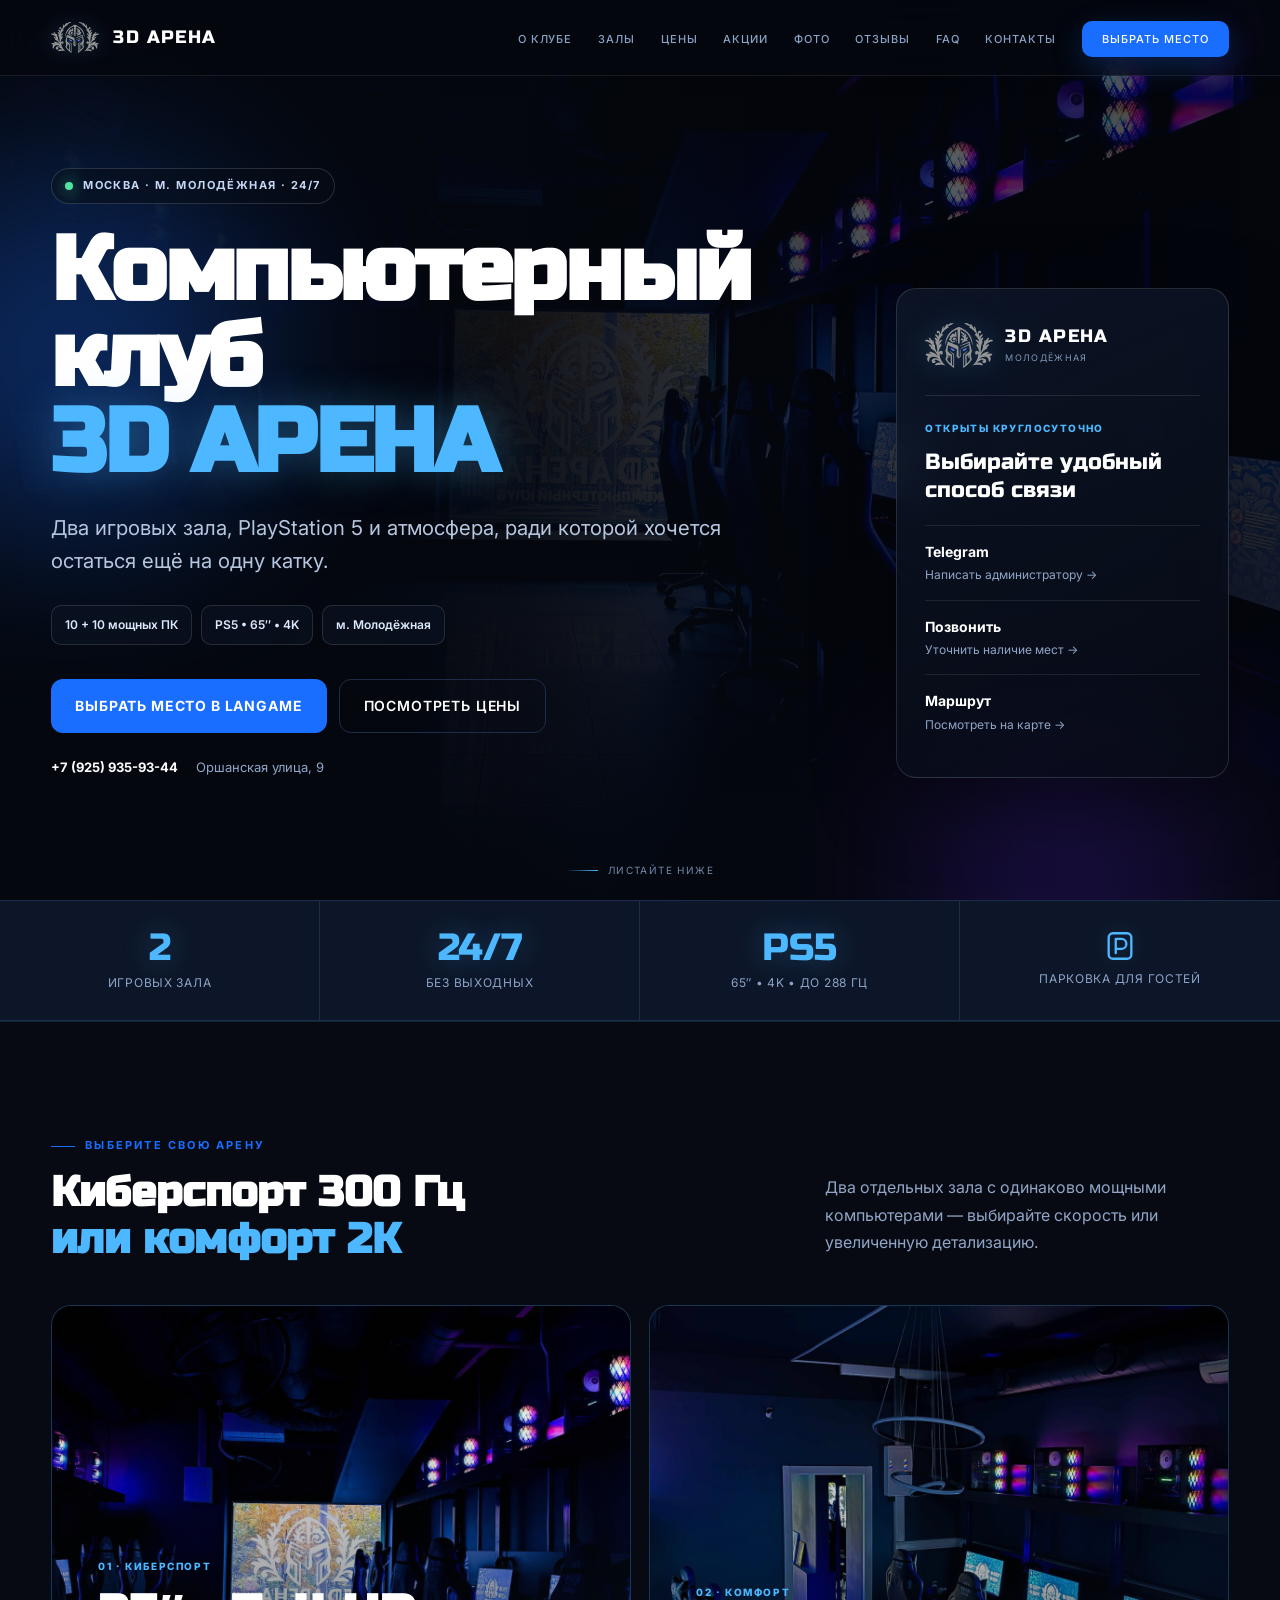
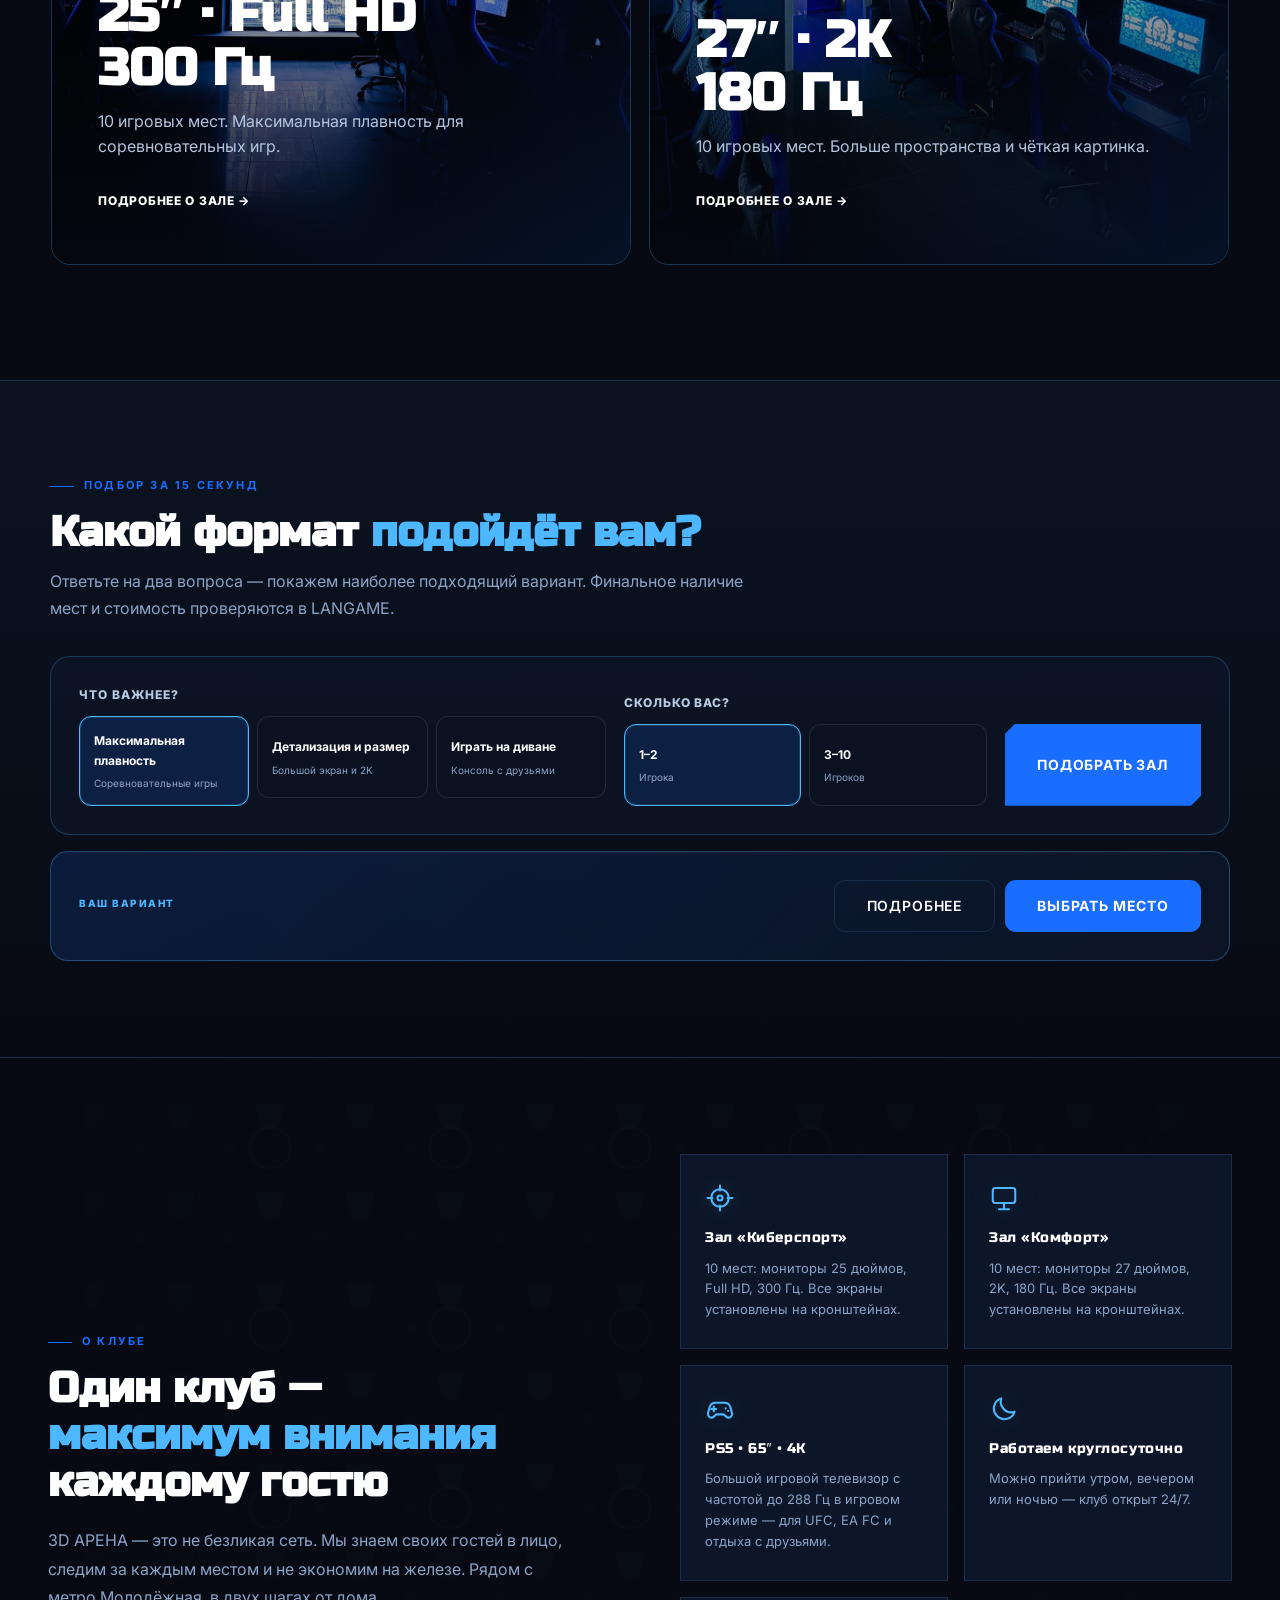
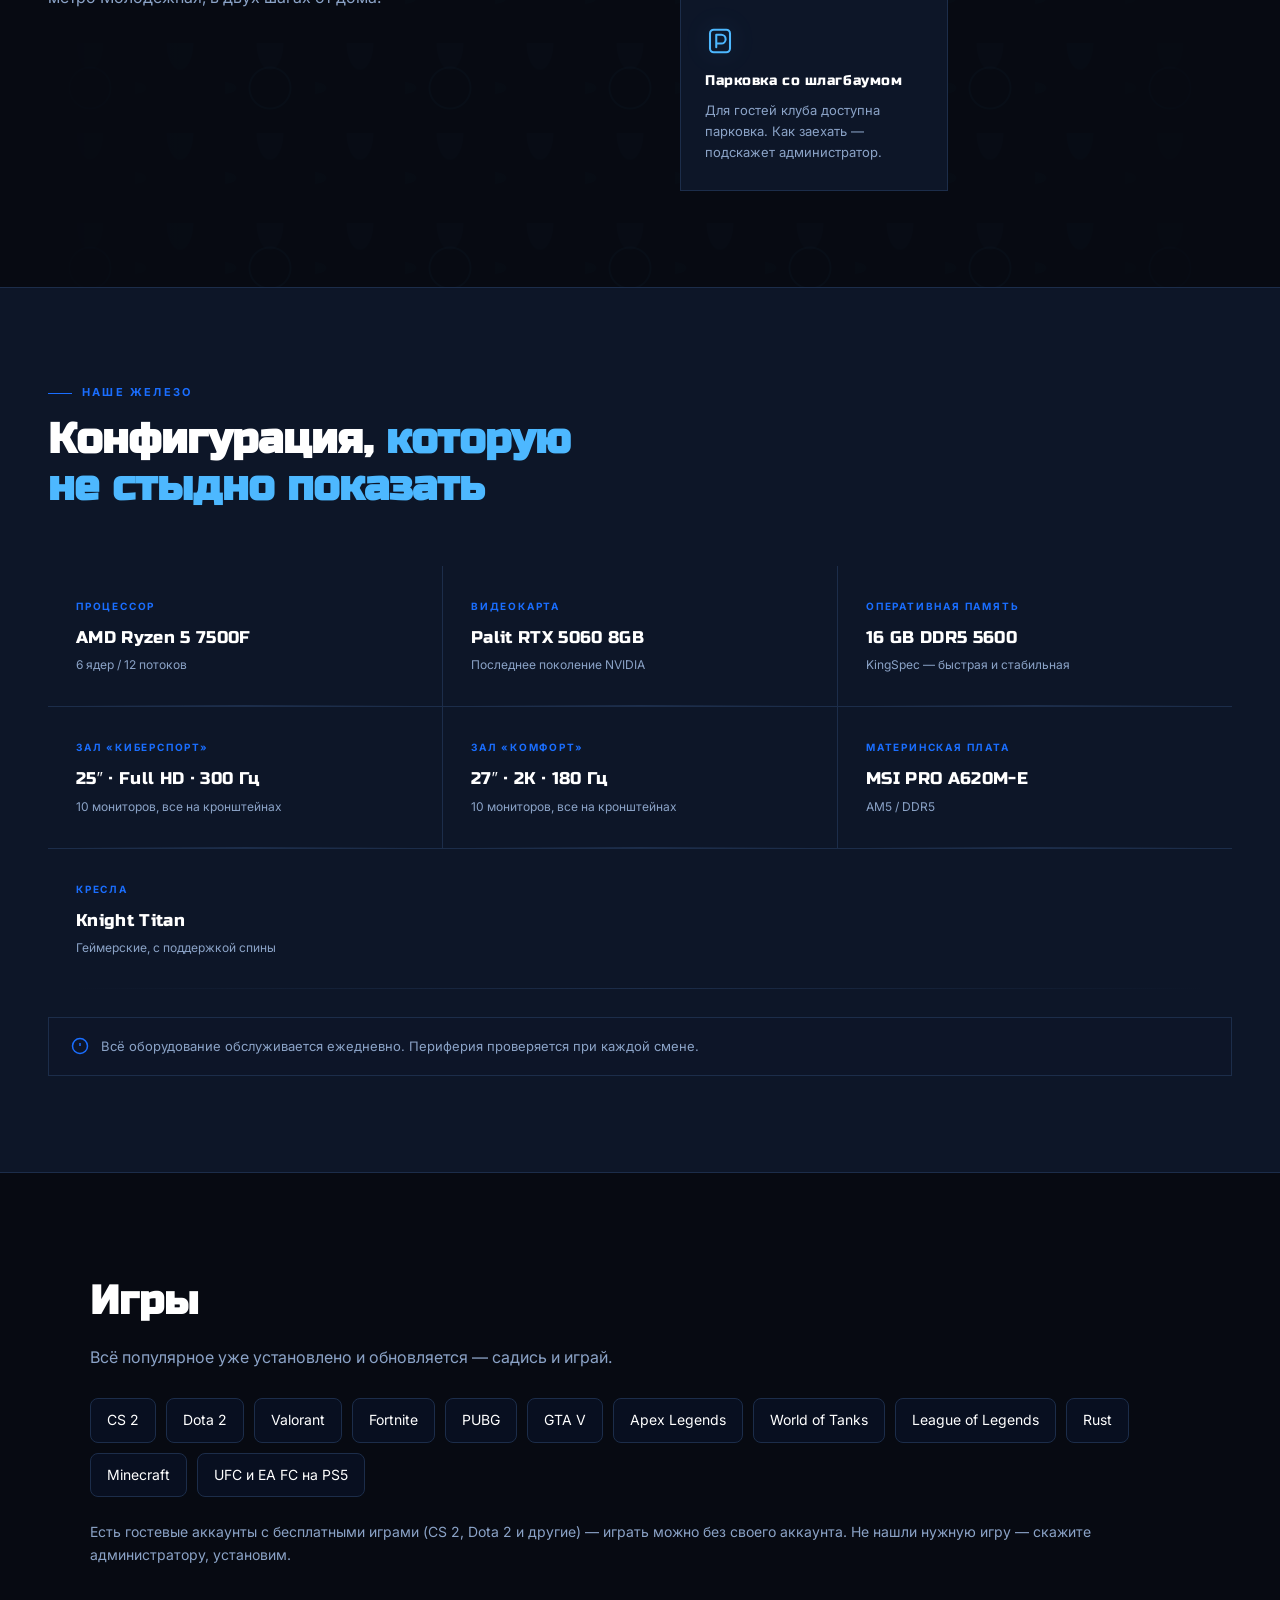
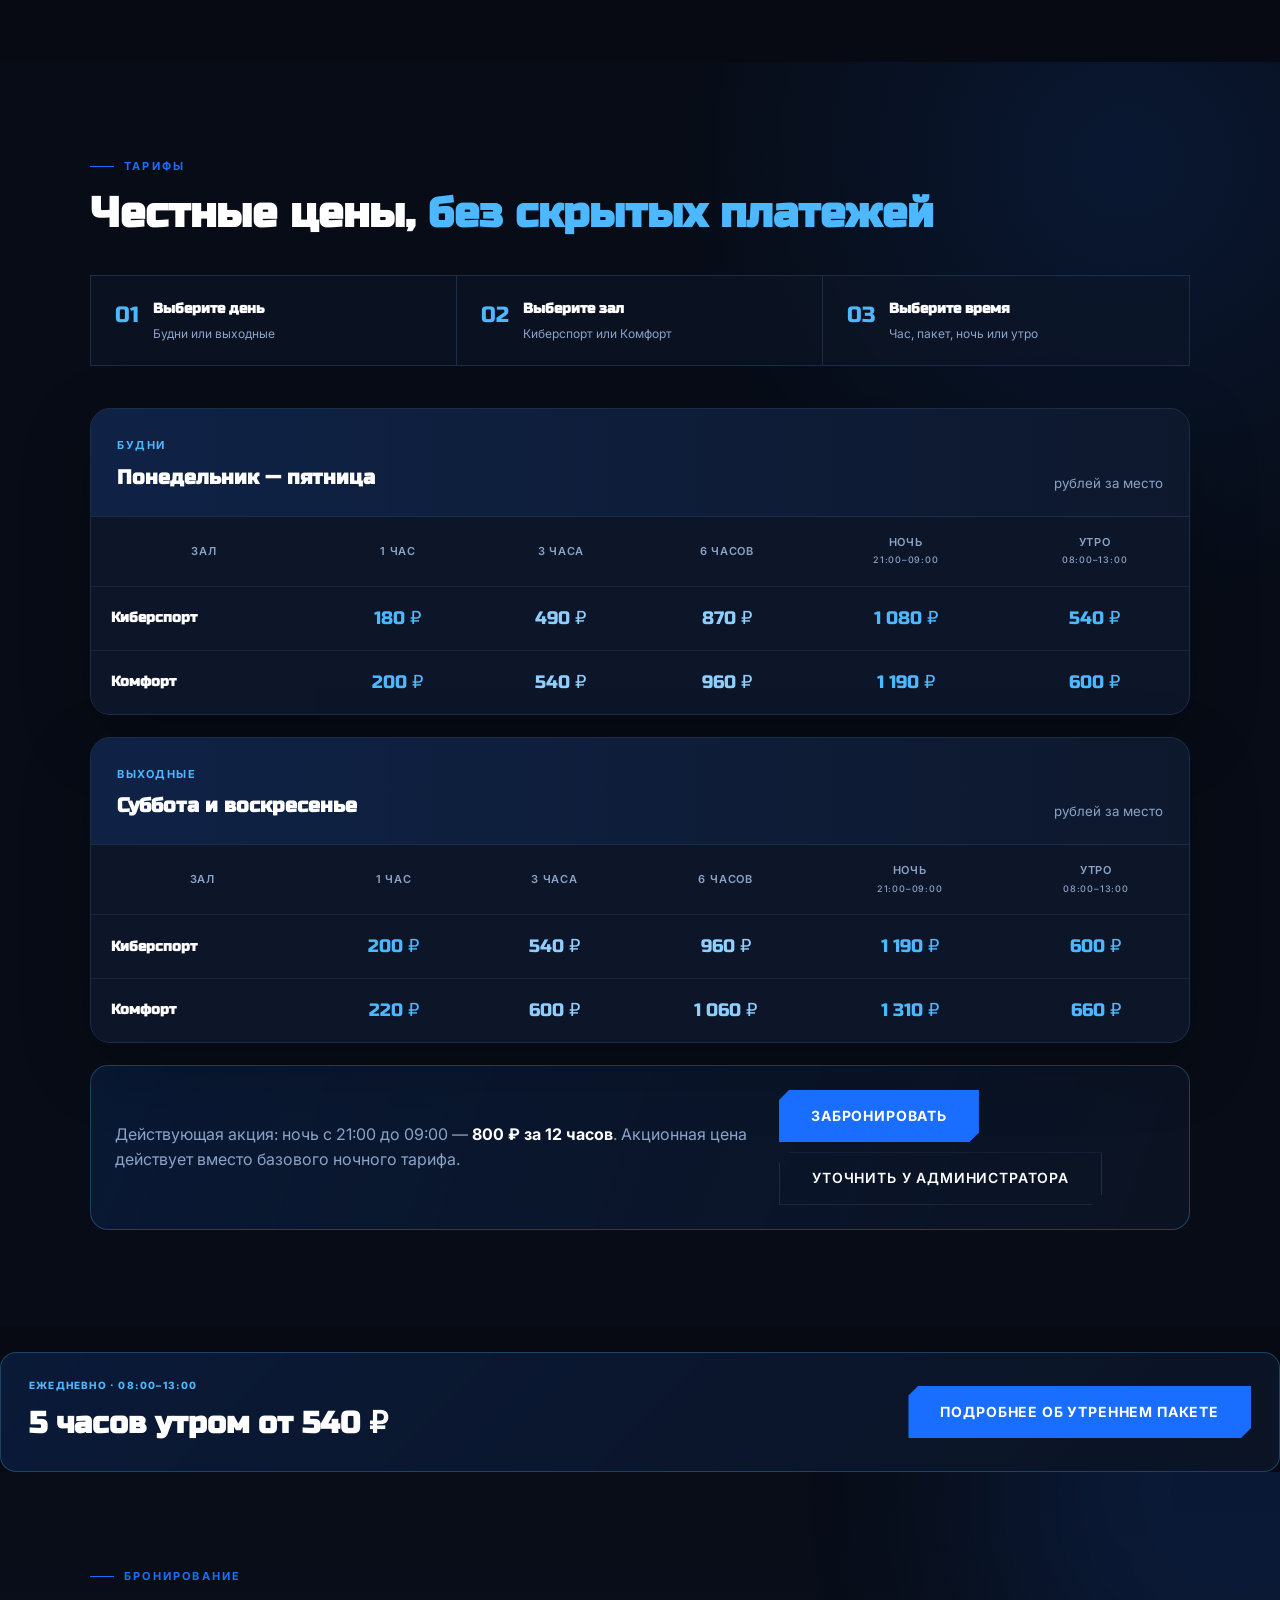
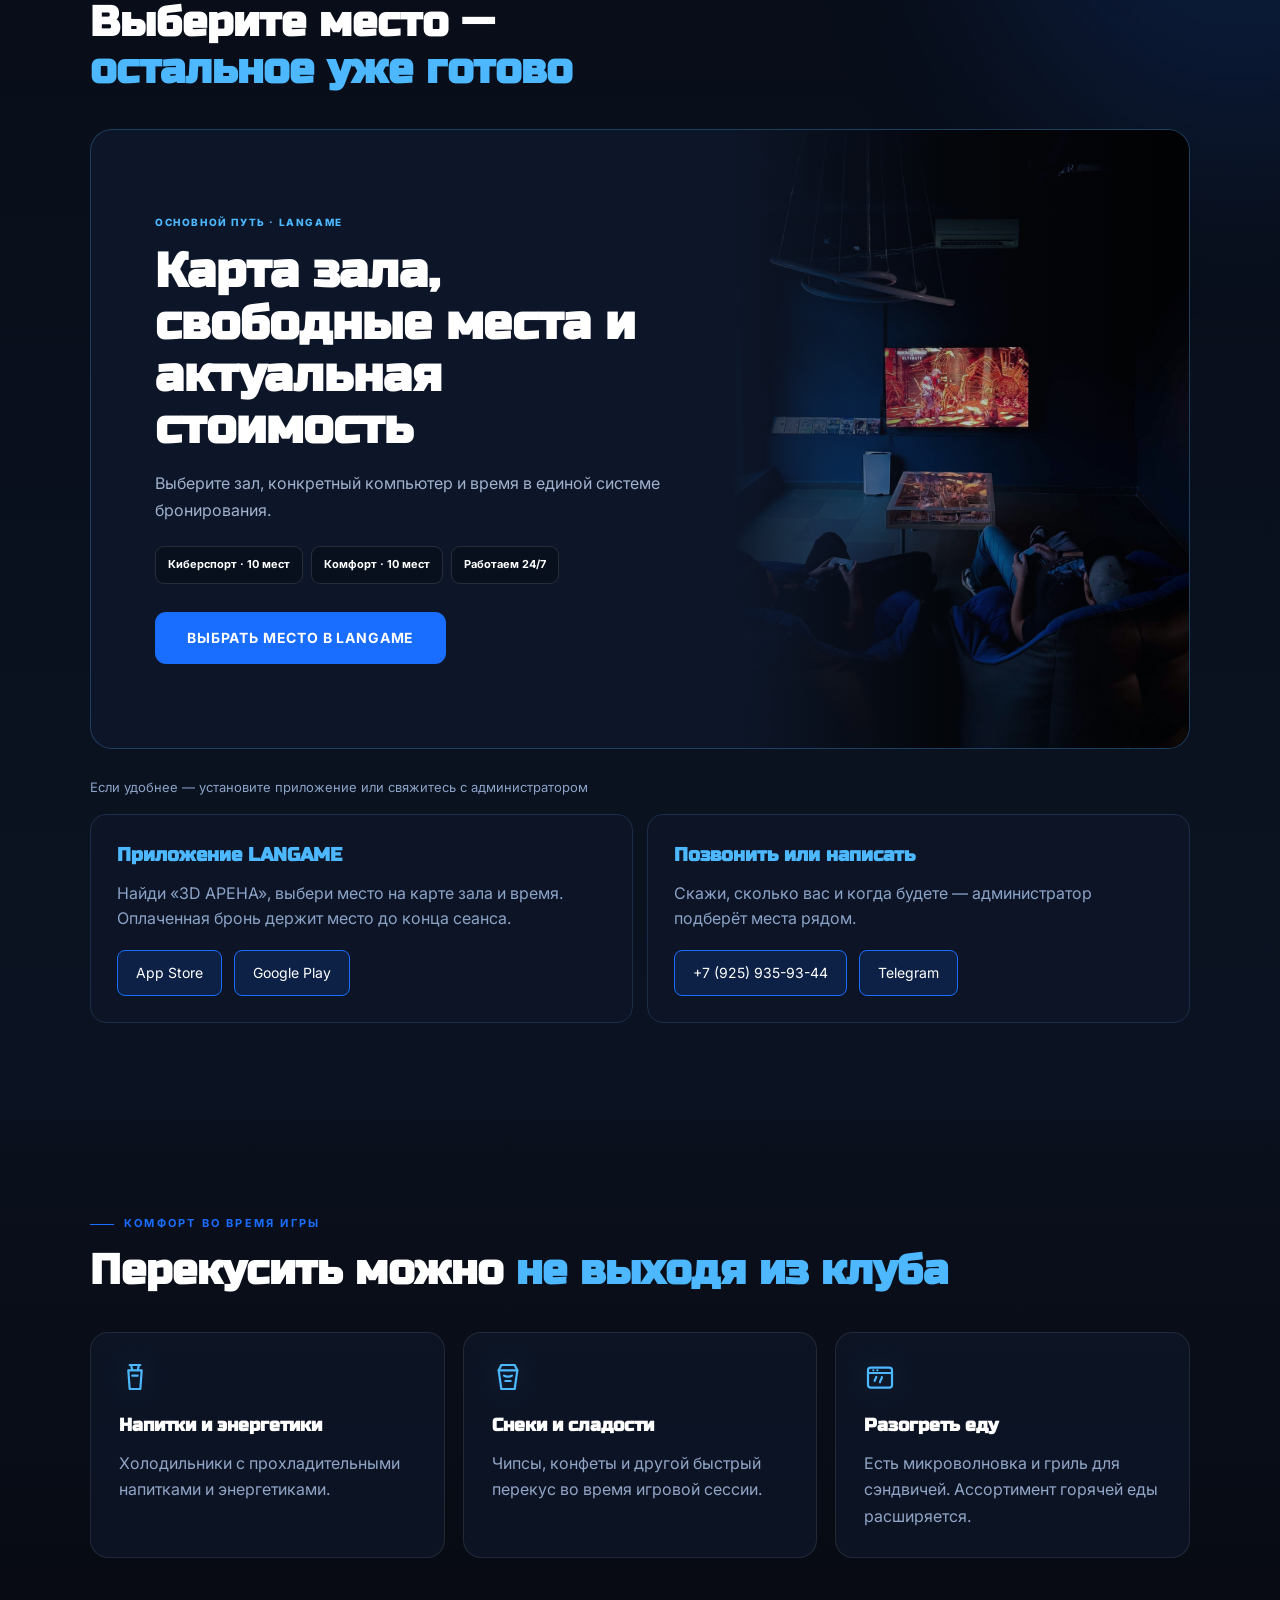
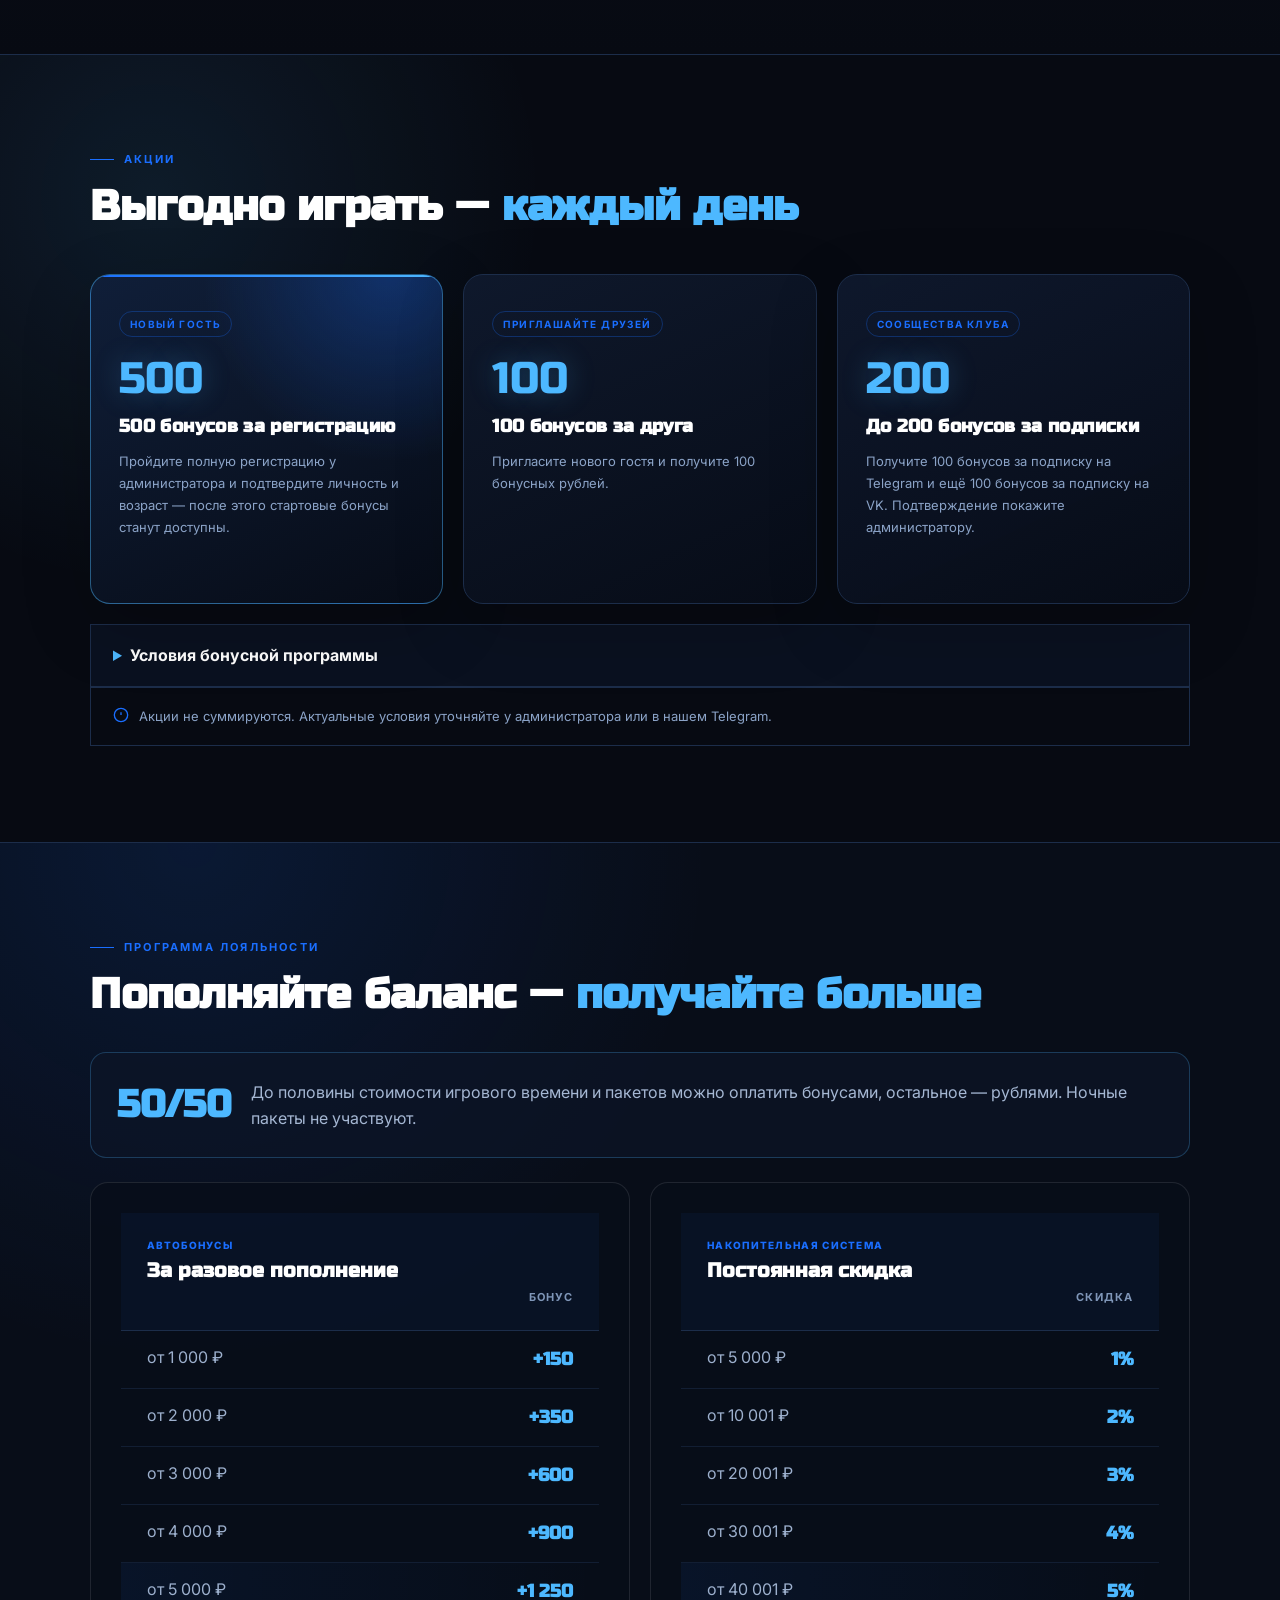
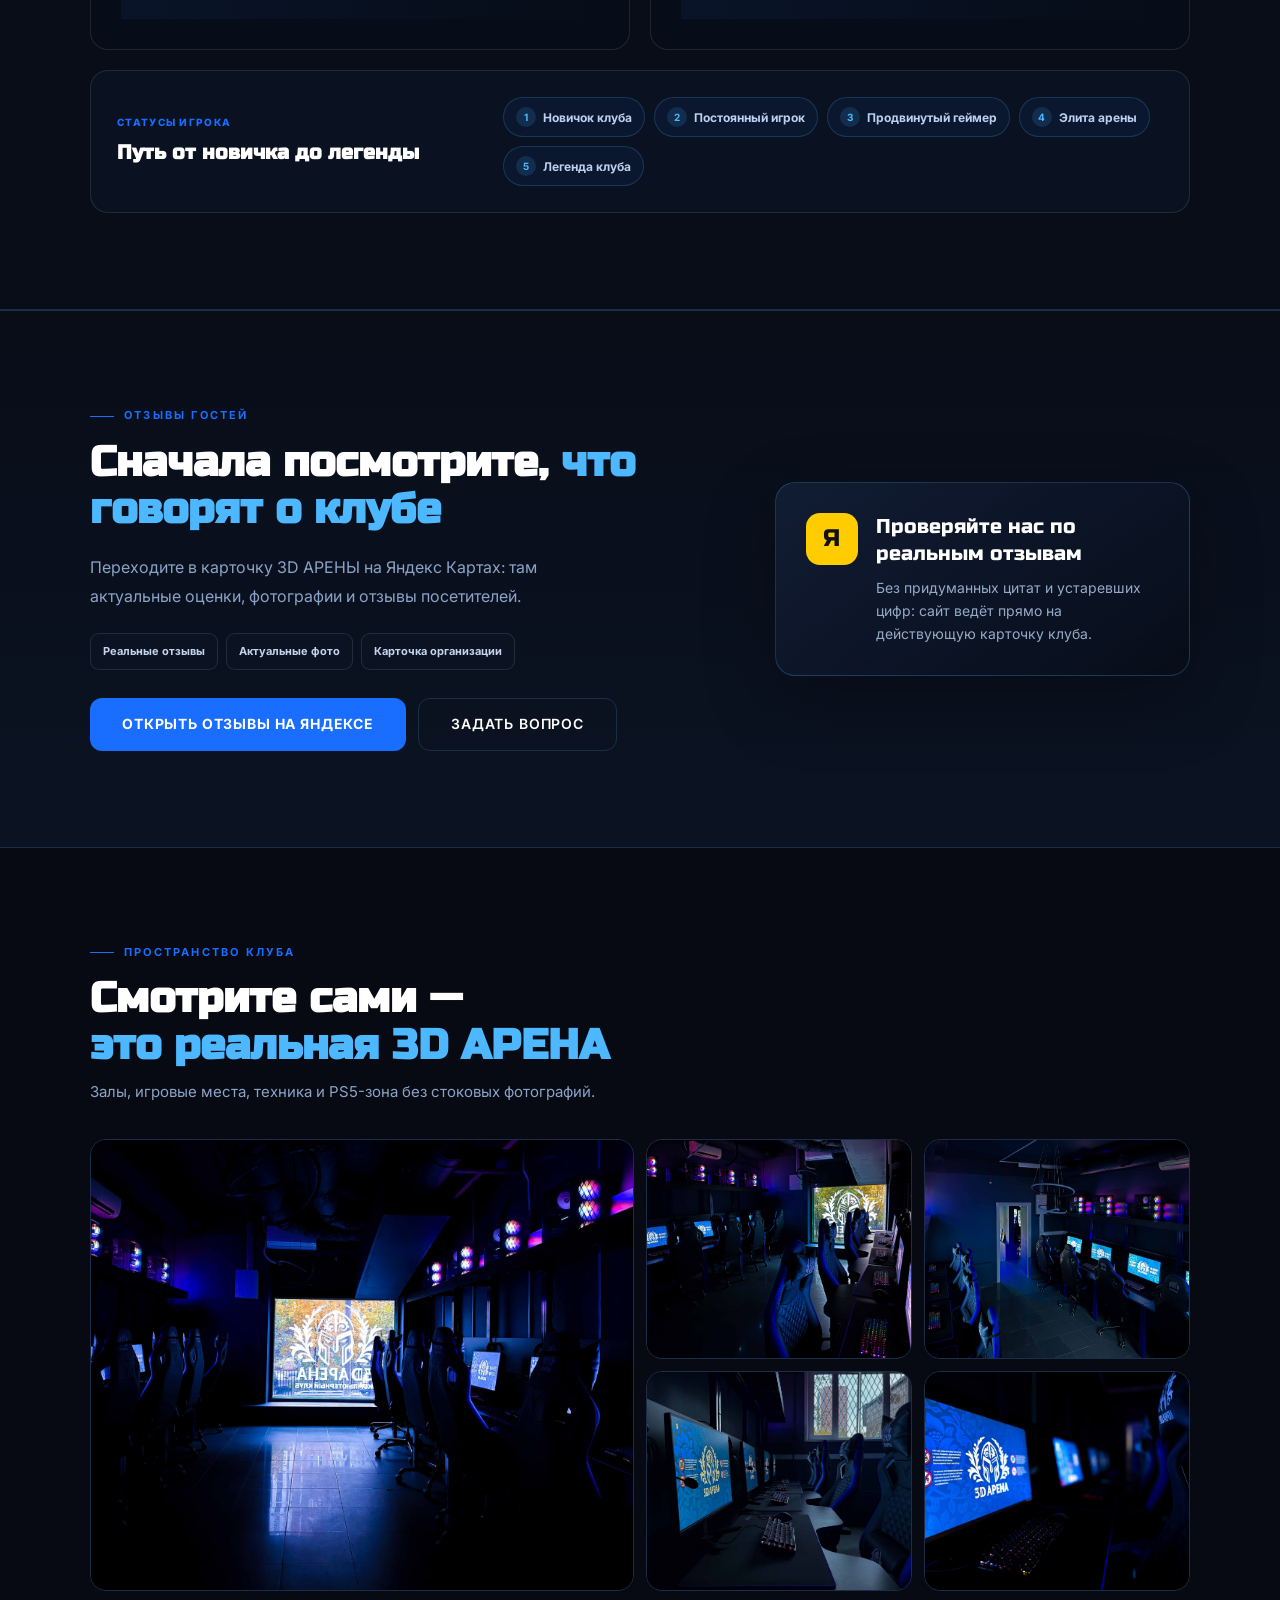
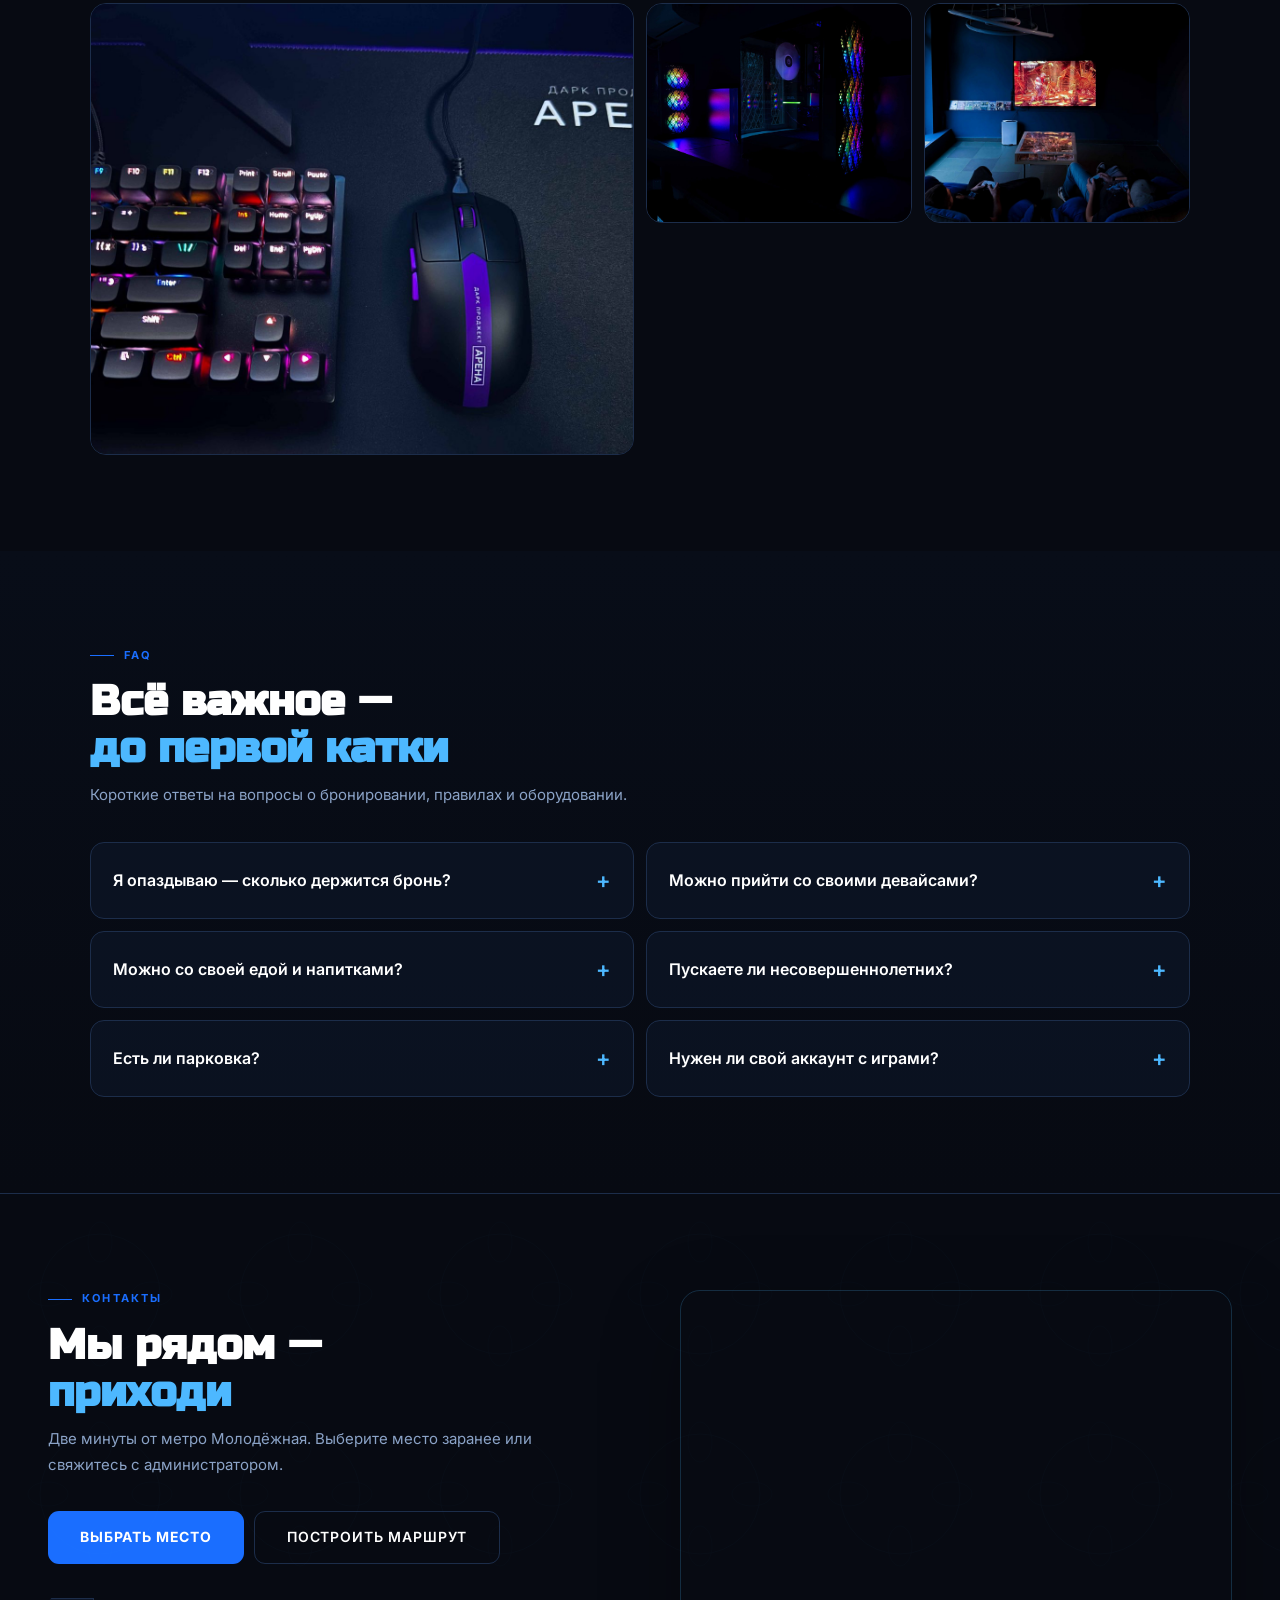
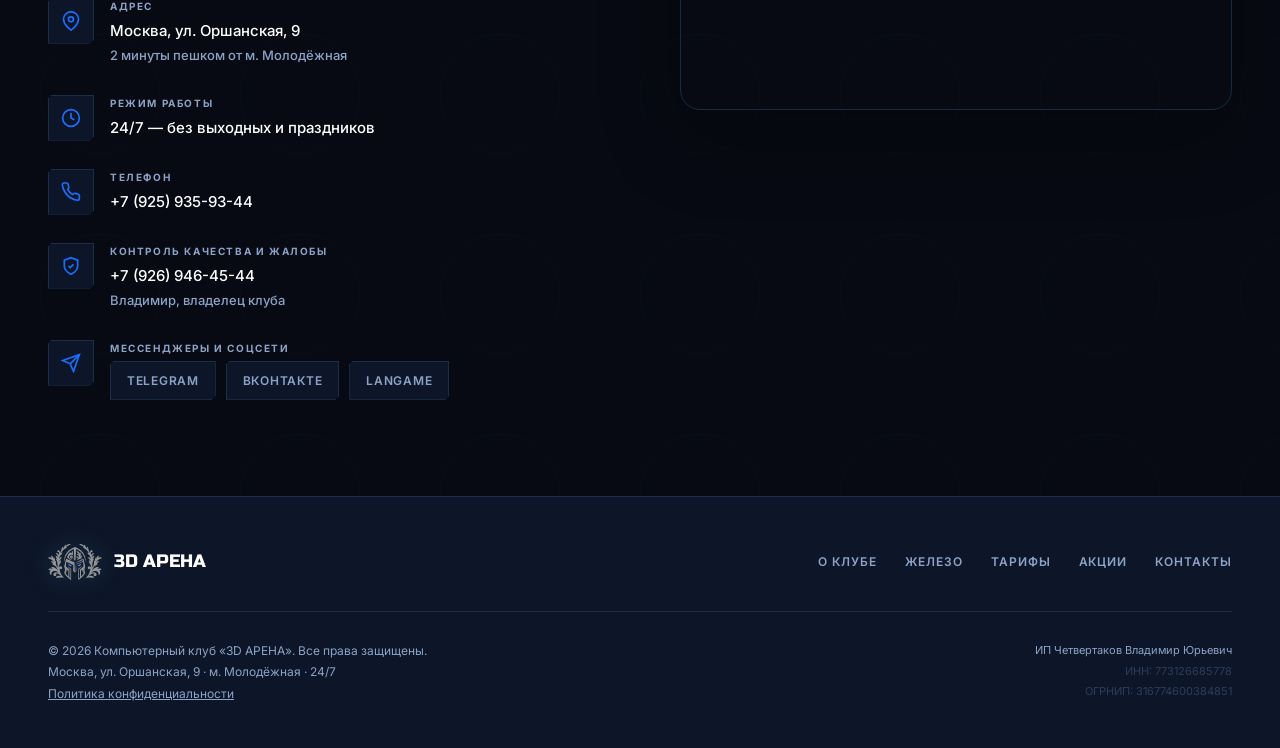
<file: index.html>
<!DOCTYPE html>

<html lang="ru">
<head>
<meta charset="utf-8"/>
<meta content="width=device-width, initial-scale=1.0" name="viewport"/>
<meta content="#070A12" name="theme-color"/>
<link href="/-3d-arena-preview/favicon.ico" rel="icon" sizes="any"/>
<link href="/-3d-arena-preview/assets/icons/favicon-32.png" rel="icon" sizes="32x32" type="image/png"/>
<link href="/-3d-arena-preview/assets/icons/apple-touch-icon.png" rel="apple-touch-icon" sizes="180x180"/>
<link href="/-3d-arena-preview/site.webmanifest" rel="manifest"/>
<script>window.ARENA_METRIKA_ID=110895058;window.ARENA_VK_PIXEL_ID="3781383";</script>
<!-- Yandex Metrica tag -->
<script>
  (function(m,e,t,r,i,k,a){m[i]=m[i]||function(){(m[i].a=m[i].a||[]).push(arguments)};
  m[i].l=1*new Date();k=e.createElement(t),a=e.getElementsByTagName(t)[0],k.async=1,k.src=r,a.parentNode.insertBefore(k,a)})
  (window,document,"script","https://mc.yandex.ru/metrika/tag.js","ym");
  ym(110895058,"init",{clickmap:true,trackLinks:true,accurateTrackBounce:true,webvisor:true});
</script>
<!-- /Yandex Metrica tag -->
<meta content="Компьютерный клуб «3D АРЕНА» у метро Молодёжная в Москве. 20 игровых мест в двух залах и PS5-зона с телевизором 65″ 4K до 288 Гц в игровом режиме. Работаем круглосуточно." name="description"/>
<title>3D АРЕНА — Компьютерный клуб у м. Молодёжная | Оршанская 9 | 24/7</title>
<meta content="3D АРЕНА — компьютерный клуб у метро Молодёжная" property="og:title"/>
<meta content="20 игровых мест, два зала, RTX 5060 и PS5-зона с телевизором 65″ 4K до 288 Гц в игровом режиме. Работаем 24/7." property="og:description"/>
<meta content="website" property="og:type"/>
<meta content="https://3d-arena.ru/" property="og:url"/>
<meta content="https://3d-arena.ru/images/gallery/hall-02.jpg" property="og:image"/>
<meta content="summary_large_image" name="twitter:card"/>
<link href="https://fonts.googleapis.com" rel="preconnect"/>
<link crossorigin="" href="https://fonts.gstatic.com" rel="preconnect"/>
<link as="style" href="https://fonts.googleapis.com/css2?family=Russo+One&amp;family=Inter:wght@400;500;600&amp;display=swap" rel="preload"/>
<link href="https://fonts.googleapis.com/css2?family=Russo+One&amp;family=Inter:wght@400;500;600&amp;display=swap" media="print" onload="this.media='all'" rel="stylesheet"/>
<noscript><link href="https://fonts.googleapis.com/css2?family=Russo+One&amp;family=Inter:wght@400;500;600&amp;display=swap" rel="stylesheet"/></noscript>
<meta content="noindex,nofollow,noarchive" name="robots"/><link href="https://3d-arena.ru/" rel="canonical"/><link href="assets/css/style.css?v=20260808-1" rel="stylesheet"/><link href="assets/css/release-06.css?v=20260724-1" rel="stylesheet"/>
<script type="application/ld+json">{"@context":"https://schema.org","@type":"LocalBusiness","name":"Компьютерный клуб 3D АРЕНА","url":"https://3d-arena.ru/","telephone":"+7 925 935-93-44","image":"https://3d-arena.ru/images/gallery/hall-02.jpg","priceRange":"₽₽","openingHours":"Mo-Su 00:00-23:59","address":{"@type":"PostalAddress","streetAddress":"Оршанская улица, 9","addressLocality":"Москва","addressCountry":"RU"},"sameAs":["https://vk.ru/3d_arena","https://t.me/IIIDArena","https://yandex.ru/maps/org/3d_arena/107910722858/"]}</script>
</head>
<body>
<noscript><div><img src="https://mc.yandex.ru/watch/110895058" style="position:absolute;left:-9999px" alt=""></div></noscript>
<noscript><div><img src="https://top-fwz1.mail.ru/counter?id=3781383;js=na" style="position:absolute;left:-9999px" alt=""></div></noscript>
<script src="assets/js/vk-pixel.js?v=20260808-1"></script>
<!-- NAV -->
<nav class="nav" id="nav">
<a class="nav__logo" href="#hero">
<img alt="" aria-hidden="true" class="nav__logo-image" height="372" src="assets/brand/mark.svg" width="564"/>
<span>3D АРЕНА</span>
  </a>
<ul class="nav__links" id="navLinks"><li><a href="#about">О клубе</a></li><li><a href="#specs">Залы</a></li><li><a href="#prices">Цены</a></li><li><a href="#promo">Акции</a></li><li><a href="#gallery">Фото</a></li><li><a href="#reviews">Отзывы</a></li><li><a href="#faq">FAQ</a></li><li><a href="#contacts">Контакты</a></li><li><a class="nav__cta" data-track="langame_booking" href="https://langame.ru/799456996_computerniy_club_3d-arena_moskva/booking" rel="noopener" target="_blank">Выбрать место</a></li></ul>
<button aria-label="Меню" class="nav__burger" id="burger">
<span></span><span></span><span></span>
</button>
</nav>
<!-- HERO -->
<section class="hero" id="hero">
<div aria-hidden="true" class="hero__media">
<img alt="" fetchpriority="high" height="1200" src="images/gallery/hall-01.jpg" width="1600"/>
</div>
<div aria-hidden="true" class="hero__veil"></div>
<div aria-hidden="true" class="hero__accent hero__accent--one"></div>
<div aria-hidden="true" class="hero__accent hero__accent--two"></div>
<div class="hero__content-wrap">
<div class="hero__copy">
<div class="hero__eyebrow reveal"><span class="hero__status"></span> Москва · м. Молодёжная · 24/7</div>
<h1 class="hero__headline reveal">Компьютерный клуб<br/><span>3D АРЕНА</span></h1>
<p class="hero__lead reveal">Два игровых зала, PlayStation 5 и атмосфера, ради которой хочется остаться ещё на одну катку.</p>
<div aria-label="Преимущества клуба" class="hero__facts reveal">
<span>10 + 10 мощных ПК</span><span>PS5 • 65″ • 4K</span><span>м. Молодёжная</span>
</div>
<div class="hero__actions reveal">
<a class="btn-primary" data-track="langame_booking" href="https://langame.ru/799456996_computerniy_club_3d-arena_moskva/booking" rel="noopener" target="_blank">Выбрать место в LANGAME</a>
<a class="btn-outline" data-track="view_prices" href="#prices">Посмотреть цены</a>
</div>
<div class="hero__contact reveal">
<a href="tel:+79259359344">+7 (925) 935-93-44</a>
<span>Оршанская улица, 9</span>
</div>
</div>
<aside aria-label="Быстрые действия" class="hero__panel reveal-right">
<div class="hero__brand"><img alt="" aria-hidden="true" class="hero__brand-logo" height="372" src="assets/brand/mark.svg" width="564"/><span>3D АРЕНА<br/><small>Молодёжная</small></span></div>
<div class="hero__panel-label">Открыты круглосуточно</div>
<div class="hero__panel-title">Выбирайте удобный способ связи</div>
<a class="hero__quick" data-track="telegram" href="https://t.me/IIIDArena" rel="noopener" target="_blank"><b>Telegram</b><span>Написать администратору →</span></a>
<a class="hero__quick" data-track="call" href="tel:+79259359344"><b>Позвонить</b><span>Уточнить наличие мест →</span></a>
<a class="hero__quick" data-track="route" href="#contacts"><b>Маршрут</b><span>Посмотреть на карте →</span></a>
</aside>
</div>
<div aria-hidden="true" class="hero__scroll-hint"><span></span>Листайте ниже</div>
</section>
<!-- STATS -->
<div class="stats"><div class="stat reveal"><div class="stat__num">2</div><div class="stat__label">Игровых зала</div></div><div class="stat reveal" style="transition-delay:.1s"><div class="stat__num">24/7</div><div class="stat__label">Без выходных</div></div><div class="stat reveal" style="transition-delay:.2s"><div class="stat__num">PS5</div><div class="stat__label">65″ • 4K • до 288 Гц</div></div><div class="stat reveal" style="transition-delay:.3s"><div class="stat__num"><svg class="feature-icon feature-icon--stat" aria-hidden="true"><use href="assets/icons/features.svg#parking"/></svg></div><div class="stat__label">Парковка для гостей</div></div></div>
<!-- ВЫБОР ЗАЛА -->
<section class="arena-choice" aria-labelledby="arena-choice-title">
<div class="arena-choice__head">
<div>
<div class="sec-label reveal">Выберите свою арену</div>
<h2 class="sec-title reveal" id="arena-choice-title">Киберспорт 300 Гц<br/><em>или комфорт 2K</em></h2>
</div>
<p class="arena-choice__intro reveal">Два отдельных зала с одинаково мощными компьютерами — выбирайте скорость или увеличенную детализацию.</p>
</div>
<div class="arena-choice__grid">
<article class="arena-card arena-card--esports reveal-left">
<img alt="Зал «Киберспорт» в компьютерном клубе 3D АРЕНА" decoding="async" height="1200" loading="lazy" src="images/gallery/hall-01.jpg" width="1600"/>
<div class="arena-card__veil"></div>
<div class="arena-card__content"><span>01 · Киберспорт</span><h3>25″ · Full HD<br/>300 Гц</h3><p>10 игровых мест. Максимальная плавность для соревновательных игр.</p><a data-track="select_hall_esports" href="esports.html">Подробнее о зале →</a></div>
</article>
<article class="arena-card arena-card--comfort reveal-right">
<img alt="Зал «Комфорт» в компьютерном клубе 3D АРЕНА" decoding="async" height="1200" loading="lazy" src="images/gallery/hall-15.jpg" width="1600"/>
<div class="arena-card__veil"></div>
<div class="arena-card__content"><span>02 · Комфорт</span><h3>27″ · 2K<br/>180 Гц</h3><p>10 игровых мест. Больше пространства и чёткая картинка.</p><a data-track="select_hall_comfort" href="comfort.html">Подробнее о зале →</a></div>
</article>
</div>
</section>
<!-- ПОДБОР ЗАЛА -->
<section class="hall-picker section" id="hall-picker" aria-labelledby="hall-picker-title">
<div class="hall-picker__inner">
<div class="sec-label reveal">Подбор за 15 секунд</div>
<h2 class="sec-title reveal" id="hall-picker-title">Какой формат <em>подойдёт вам?</em></h2>
<p class="hall-picker__lead reveal">Ответьте на два вопроса — покажем наиболее подходящий вариант. Финальное наличие мест и стоимость проверяются в LANGAME.</p>
<form class="hall-picker__form reveal" id="hallPicker">
<fieldset><legend>Что важнее?</legend><div class="hall-picker__options">
<label><input checked name="priority" type="radio" value="speed"/><span><b>Максимальная плавность</b><small>Соревновательные игры</small></span></label>
<label><input name="priority" type="radio" value="detail"/><span><b>Детализация и размер</b><small>Большой экран и 2K</small></span></label>
<label><input name="priority" type="radio" value="console"/><span><b>Играть на диване</b><small>Консоль с друзьями</small></span></label>
</div></fieldset>
<fieldset><legend>Сколько вас?</legend><div class="hall-picker__options hall-picker__options--compact">
<label><input checked name="group" type="radio" value="solo"/><span><b>1–2</b><small>Игрока</small></span></label>
<label><input name="group" type="radio" value="team"/><span><b>3–10</b><small>Игроков</small></span></label>
</div></fieldset>
<button class="btn-primary" type="submit">Подобрать зал</button>
</form>
<div class="hall-result" id="hallResult" hidden aria-live="polite">
<div><span>Ваш вариант</span><h3 id="hallResultTitle"></h3><p id="hallResultText"></p></div>
<div class="hall-result__actions"><a class="btn-outline" id="hallResultDetails" href="esports.html">Подробнее</a><a class="btn-primary" data-track="langame_booking_picker" href="https://langame.ru/799456996_computerniy_club_3d-arena_moskva/booking" rel="noopener" target="_blank">Выбрать место</a></div>
</div>
</div>
</section>
<!-- О КЛУБЕ -->
<section class="section about" id="about">
<div aria-hidden="true" class="ornament-overlay ornament-overlay--clean"></div>
<div class="about__inner" style="max-width:1280px;margin:0 auto">
<div class="reveal-left">
<div class="sec-label">О клубе</div>
<h2 class="sec-title">Один клуб —<br/><em>максимум внимания</em><br/>каждому гостю</h2>
<p class="sec-text">3D АРЕНА — это не безликая сеть. Мы знаем своих гостей в лицо, следим за каждым местом и не экономим на железе. Рядом с метро Молодёжная, в двух шагах от дома.</p>
</div>
<div class="about__cards reveal-right">
<div class="acard"><div class="acard__icon"><svg class="feature-icon" aria-hidden="true"><use href="assets/icons/features.svg#esports"/></svg></div><div class="acard__title">Зал «Киберспорт»</div><div class="acard__text">10 мест: мониторы 25 дюймов, Full HD, 300 Гц. Все экраны установлены на кронштейнах.</div></div>
<div class="acard"><div class="acard__icon"><svg class="feature-icon" aria-hidden="true"><use href="assets/icons/features.svg#monitor"/></svg></div><div class="acard__title">Зал «Комфорт»</div><div class="acard__text">10 мест: мониторы 27 дюймов, 2K, 180 Гц. Все экраны установлены на кронштейнах.</div></div>
<div class="acard"><div class="acard__icon"><svg class="feature-icon" aria-hidden="true"><use href="assets/icons/features.svg#gamepad"/></svg></div><div class="acard__title">PS5 • 65″ • 4K</div><div class="acard__text">Большой игровой телевизор с частотой до 288 Гц в игровом режиме — для UFC, EA FC и отдыха с друзьями.</div></div>
<div class="acard"><div class="acard__icon"><svg class="feature-icon" aria-hidden="true"><use href="assets/icons/features.svg#moon"/></svg></div><div class="acard__title">Работаем круглосуточно</div><div class="acard__text">Можно прийти утром, вечером или ночью — клуб открыт 24/7.</div></div>
<div class="acard"><div class="acard__icon"><svg class="feature-icon" aria-hidden="true"><use href="assets/icons/features.svg#parking"/></svg></div><div class="acard__title">Парковка со шлагбаумом</div><div class="acard__text">Для гостей клуба доступна парковка. Как заехать — подскажет администратор.</div></div>
</div>
</div>
</section>
<!-- ЖЕЛЕЗО -->
<section class="section specs" id="specs">
<div class="specs__inner">
<div class="sec-label reveal">Наше железо</div>
<h2 class="sec-title reveal">Конфигурация, <em>которую<br/>не стыдно показать</em></h2>
<div class="specs__grid">
<div class="spec-item reveal"><div class="spec-label">Процессор</div><div class="spec-val">AMD Ryzen 5 7500F</div><div class="spec-sub">6 ядер / 12 потоков</div></div>
<div class="spec-item reveal" style="transition-delay:.1s"><div class="spec-label">Видеокарта</div><div class="spec-val">Palit RTX 5060 8GB</div><div class="spec-sub">Последнее поколение NVIDIA</div></div>
<div class="spec-item reveal" style="transition-delay:.2s"><div class="spec-label">Оперативная память</div><div class="spec-val">16 GB DDR5 5600</div><div class="spec-sub">KingSpec — быстрая и стабильная</div></div>
<div class="spec-item reveal" style="transition-delay:.1s"><div class="spec-label">Зал «Киберспорт»</div><div class="spec-val">25″ · Full HD · 300 Гц</div><div class="spec-sub">10 мониторов, все на кронштейнах</div></div>
<div class="spec-item reveal" style="transition-delay:.2s"><div class="spec-label">Зал «Комфорт»</div><div class="spec-val">27″ · 2K · 180 Гц</div><div class="spec-sub">10 мониторов, все на кронштейнах</div></div>
<div class="spec-item reveal" style="transition-delay:.2s"><div class="spec-label">Материнская плата</div><div class="spec-val">MSI PRO A620M-E</div><div class="spec-sub">AM5 / DDR5</div></div>
<div class="spec-item reveal" style="transition-delay:.3s"><div class="spec-label">Кресла</div><div class="spec-val">Knight Titan</div><div class="spec-sub">Геймерские, с поддержкой спины</div></div>
</div>
<div class="specs__note reveal">
<svg class="specs__note-icon" fill="none" height="18" stroke="currentColor" stroke-width="2" viewbox="0 0 24 24" width="18"><circle cx="12" cy="12" r="10"></circle><line x1="12" x2="12" y1="8" y2="12"></line><line x1="12" x2="12.01" y1="16" y2="16"></line></svg>
      Всё оборудование обслуживается ежедневно. Периферия проверяется при каждой смене.
    </div>
</div>
</section>
<!-- ТАРИФЫ -->
<!-- GAMES -->
<section class="section games" id="games">
<div class="container-g">
<h2 class="g-title reveal">Игры</h2>
<p class="g-sub reveal">Всё популярное уже установлено и обновляется — садись и играй.</p>
<div class="games__grid reveal">
<span class="game-chip">CS 2</span><span class="game-chip">Dota 2</span><span class="game-chip">Valorant</span><span class="game-chip">Fortnite</span><span class="game-chip">PUBG</span><span class="game-chip">GTA V</span><span class="game-chip">Apex Legends</span><span class="game-chip">World of Tanks</span><span class="game-chip">League of Legends</span><span class="game-chip">Rust</span><span class="game-chip">Minecraft</span><span class="game-chip">UFC и EA FC на PS5</span>
</div>
<p class="g-note reveal">Есть гостевые аккаунты с бесплатными играми (CS 2, Dota 2 и другие) — играть можно без своего аккаунта. Не нашли нужную игру — скажите администратору, установим.</p>
</div>
</section>
<section class="section prices" id="prices">
<div class="prices__inner">
<div class="sec-label reveal">Тарифы</div>
<h2 class="sec-title reveal">Честные цены, <em>без скрытых платежей</em></h2>
<div class="price-proof reveal" aria-label="Как выбрать тариф">
<div><span>01</span><strong>Выберите день</strong><small>Будни или выходные</small></div>
<div><span>02</span><strong>Выберите зал</strong><small>Киберспорт или Комфорт</small></div>
<div><span>03</span><strong>Выберите время</strong><small>Час, пакет, ночь или утро</small></div>
</div>
<div class="price-tabs reveal">
  <section class="price-sheet">
    <header><div><span>Будни</span><h3>Понедельник — пятница</h3></div><small>рублей за место</small></header>
    <div class="price-table-wrap"><table class="price-table">
      <thead><tr><th>Зал</th><th>1 час</th><th>3 часа</th><th>6 часов</th><th>Ночь<br><small>21:00–09:00</small></th><th>Утро<br><small>08:00–13:00</small></th></tr></thead>
      <tbody><tr><th>Киберспорт</th><td>180 ₽</td><td>490 ₽</td><td>870 ₽</td><td>1 080 ₽</td><td>540 ₽</td></tr>
      <tr><th>Комфорт</th><td>200 ₽</td><td>540 ₽</td><td>960 ₽</td><td>1 190 ₽</td><td>600 ₽</td></tr></tbody>
    </table></div>
  </section>
  <section class="price-sheet">
    <header><div><span>Выходные</span><h3>Суббота и воскресенье</h3></div><small>рублей за место</small></header>
    <div class="price-table-wrap"><table class="price-table">
      <thead><tr><th>Зал</th><th>1 час</th><th>3 часа</th><th>6 часов</th><th>Ночь<br><small>21:00–09:00</small></th><th>Утро<br><small>08:00–13:00</small></th></tr></thead>
      <tbody><tr><th>Киберспорт</th><td>200 ₽</td><td>540 ₽</td><td>960 ₽</td><td>1 190 ₽</td><td>600 ₽</td></tr>
      <tr><th>Комфорт</th><td>220 ₽</td><td>600 ₽</td><td>1 060 ₽</td><td>1 310 ₽</td><td>660 ₽</td></tr></tbody>
    </table></div>
  </section>
</div>
<div class="price-actions reveal"><p>Действующая акция: ночь с 21:00 до 09:00 — <strong>800 ₽ за 12 часов</strong>. Акционная цена действует вместо базового ночного тарифа.</p><div><a class="btn-primary" href="https://langame.ru/799456996_computerniy_club_3d-arena_moskva/booking" target="_blank" rel="noopener">Забронировать</a><a class="btn-outline" href="tel:+79259359344">Уточнить у администратора</a></div></div></div>
</section>
<aside class="morning-teaser reveal" aria-label="Утренний пакет">
<div><span>Ежедневно · 08:00–13:00</span><strong>5 часов утром от 540 ₽</strong></div>
<a class="btn-primary" data-morning-offer data-track="morning_landing" href="utro/">Подробнее об утреннем пакете</a>
</aside>
<!-- АКЦИИ -->
<!-- BOOKING -->
<section class="section booking" id="booking">
<div class="container-g">
<div class="sec-label reveal">Бронирование</div>
<h2 class="sec-title reveal">Выберите место —<br/><em>остальное уже готово</em></h2>
<div class="booking-primary reveal">
<div class="booking-primary__copy">
<span class="booking-primary__eyebrow">Основной путь · LANGAME</span>
<h3>Карта зала, свободные места и актуальная стоимость</h3>
<p>Выберите зал, конкретный компьютер и время в единой системе бронирования.</p>
<div class="booking-primary__facts"><span>Киберспорт · 10 мест</span><span>Комфорт · 10 мест</span><span>Работаем 24/7</span></div>
<a class="btn-primary" data-track="langame_booking" href="https://langame.ru/799456996_computerniy_club_3d-arena_moskva/booking" rel="noopener" target="_blank">Выбрать место в LANGAME</a>
</div>
<div class="booking-primary__media"><img alt="Игровая зона PlayStation 5 в клубе 3D АРЕНА" decoding="async" height="1600" loading="lazy" src="images/gallery/hall-12.jpg" width="1200"/></div>
</div>
<p class="booking-secondary-label reveal">Если удобнее — установите приложение или свяжитесь с администратором</p>
<div class="booking__ways">
<div class="bw-card reveal">
<h3>Приложение LANGAME</h3>
<p>Найди «3D АРЕНА», выбери место на карте зала и время. Оплаченная бронь держит место до конца сеанса.</p>
<div class="bw-btns">
<a href="https://apps.apple.com/ru/app/langame/id1642484175" rel="noopener" target="_blank">App Store</a>
<a href="https://play.google.com/store/apps/details?id=com.f5computers.langame_aggregator" rel="noopener" target="_blank">Google Play</a>
</div>
</div>
<div class="bw-card reveal">
<h3>Позвонить или написать</h3>
<p>Скажи, сколько вас и когда будете — администратор подберёт места рядом.</p>
<div class="bw-btns">
<a href="tel:+79259359344">+7 (925) 935-93-44</a>
<a href="https://t.me/IIIDArena" rel="noopener" target="_blank">Telegram</a>
</div>
</div>
</div>
</div>
</section><section class="section service" id="service"><div class="container-g"><div class="sec-label reveal">Комфорт во время игры</div><h2 class="sec-title reveal">Перекусить можно <em>не выходя из клуба</em></h2><div class="service__grid"><article class="service-card reveal"><svg class="feature-icon feature-icon--service" aria-hidden="true"><use href="assets/icons/features.svg#drinks"/></svg><h3>Напитки и энергетики</h3><p>Холодильники с прохладительными напитками и энергетиками.</p></article><article class="service-card reveal"><svg class="feature-icon feature-icon--service" aria-hidden="true"><use href="assets/icons/features.svg#snacks"/></svg><h3>Снеки и сладости</h3><p>Чипсы, конфеты и другой быстрый перекус во время игровой сессии.</p></article><article class="service-card reveal"><svg class="feature-icon feature-icon--service" aria-hidden="true"><use href="assets/icons/features.svg#hot-food"/></svg><h3>Разогреть еду</h3><p>Есть микроволновка и гриль для сэндвичей. Ассортимент горячей еды расширяется.</p></article></div></div></section>
<section class="section promo" id="promo">
<div class="promo__inner">
<div class="sec-label reveal">Акции</div>
<h2 class="sec-title reveal">Выгодно играть — <em>каждый день</em></h2>
<div class="promo__grid">
  <article class="pcard pcard--hot reveal"><div class="pcard-tag">Новый гость</div><div class="pcard-icon">500</div><h3 class="pcard-title">500 бонусов за регистрацию</h3><p class="pcard-text">Пройдите полную регистрацию у администратора и подтвердите личность и возраст — после этого стартовые бонусы станут доступны.</p></article>
  <article class="pcard reveal"><div class="pcard-tag">Приглашайте друзей</div><div class="pcard-icon">100</div><h3 class="pcard-title">100 бонусов за друга</h3><p class="pcard-text">Пригласите нового гостя и получите 100 бонусных рублей.</p></article>
  <article class="pcard reveal"><div class="pcard-tag">Сообщества клуба</div><div class="pcard-icon">200</div><h3 class="pcard-title">До 200 бонусов за подписки</h3><p class="pcard-text">Получите 100 бонусов за подписку на Telegram и ещё 100 бонусов за подписку на VK. Подтверждение покажите администратору.</p></article>
</div>
<details class="bonus-terms reveal"><summary>Условия бонусной программы</summary><div><p><strong>Оплата:</strong> бонусами можно оплатить до 50% игрового времени и пакетов. Ночные пакеты не участвуют.</p><p><strong>Активация:</strong> необходимо пройти полную регистрацию у администратора и предъявить документ для подтверждения личности и возраста.</p><p>Проверка возраста требуется для соблюдения ограничений при посещении клуба в ночное время и продаже энергетических напитков.</p><p><strong>Подписки:</strong> 100 бонусов начисляется за Telegram и 100 бонусов — за VK после подтверждения подписок администратору.</p></div></details>
<div class="promo__note reveal">
<svg fill="none" height="16" stroke="#1A6EFF" stroke-width="2" style="flex-shrink:0;margin-top:1px" viewbox="0 0 24 24" width="16"><circle cx="12" cy="12" r="10"></circle><line x1="12" x2="12" y1="8" y2="12"></line><line x1="12" x2="12.01" y1="16" y2="16"></line></svg>
      Акции не суммируются. Актуальные условия уточняйте у администратора или в нашем Telegram.
    </div>
</div>
</section>

<section class="section loyalty" id="loyalty">
<div class="loyalty__inner">
  <div class="sec-label reveal">Программа лояльности</div>
  <h2 class="sec-title reveal">Пополняйте баланс — <em>получайте больше</em></h2>
  <div class="loyalty__rule reveal"><strong>50/50</strong><span>До половины стоимости игрового времени и пакетов можно оплатить бонусами, остальное — рублями. Ночные пакеты не участвуют.</span></div>
  <div class="loyalty__grid">
    <article class="loyalty-card reveal">
      <div class="loyalty-card__head"><div><span>Автобонусы</span><h3>За разовое пополнение</h3></div><b>Бонус</b></div>
      <div class="loyalty-row"><span>от 1 000 ₽</span><strong>+150</strong></div><div class="loyalty-row"><span>от 2 000 ₽</span><strong>+350</strong></div><div class="loyalty-row"><span>от 3 000 ₽</span><strong>+600</strong></div><div class="loyalty-row"><span>от 4 000 ₽</span><strong>+900</strong></div><div class="loyalty-row"><span>от 5 000 ₽</span><strong>+1 250</strong></div>
    </article>
    <article class="loyalty-card reveal">
      <div class="loyalty-card__head"><div><span>Накопительная система</span><h3>Постоянная скидка</h3></div><b>Скидка</b></div>
      <div class="loyalty-row"><span>от 5 000 ₽</span><strong>1%</strong></div><div class="loyalty-row"><span>от 10 001 ₽</span><strong>2%</strong></div><div class="loyalty-row"><span>от 20 001 ₽</span><strong>3%</strong></div><div class="loyalty-row"><span>от 30 001 ₽</span><strong>4%</strong></div><div class="loyalty-row"><span>от 40 001 ₽</span><strong>5%</strong></div>
    </article>
  </div>
  <div class="status-block reveal"><div><span class="status-block__label">Статусы игрока</span><h3>Путь от новичка до легенды</h3></div><div class="status-list"><span>Новичок клуба</span><span>Постоянный игрок</span><span>Продвинутый геймер</span><span>Элита арены</span><span>Легенда клуба</span></div></div>
</div>
</section>

<!-- ДОВЕРИЕ -->
<section class="section trust" id="reviews">
  <div class="container-g trust__inner">
    <div class="trust__copy reveal-left">
      <div class="sec-label">Отзывы гостей</div>
      <h2 class="sec-title">Сначала посмотрите, <em>что говорят о клубе</em></h2>
      <p class="sec-text">Переходите в карточку 3D АРЕНЫ на Яндекс Картах: там актуальные оценки, фотографии и отзывы посетителей.</p>
      <div class="trust__proofs"><span>Реальные отзывы</span><span>Актуальные фото</span><span>Карточка организации</span></div>
      <div class="trust__actions">
        <a class="btn-primary" href="https://yandex.ru/maps/org/3d_arena/107910722858/" target="_blank" rel="noopener" data-track="yandex_reviews">Открыть отзывы на Яндексе</a>
        <a class="btn-outline" href="https://t.me/IIIDArena" target="_blank" rel="noopener" data-track="telegram_from_reviews">Задать вопрос</a>
      </div>
    </div>
    <div class="trust__card reveal-right">
      <div class="trust__mark">Я</div>
      <div>
        <div class="trust__title">Проверяйте нас по реальным отзывам</div>
        <div class="trust__text">Без придуманных цитат и устаревших цифр: сайт ведёт прямо на действующую карточку клуба.</div>
      </div>
    </div>
  </div>
</section>

<!-- ГАЛЕРЕЯ-заглушка -->
<!-- GALLERY -->
<section class="section gallery" id="gallery">
<div class="container-g">
<div class="sec-label reveal">Пространство клуба</div>
<h2 class="sec-title reveal">Смотрите сами —<br/><em>это реальная 3D АРЕНА</em></h2>
<p class="gallery__lead reveal">Залы, игровые места, техника и PS5-зона без стоковых фотографий.</p>
<div class="gallery__grid">
<a class="reveal" data-lightbox="gallery" href="images/gallery/hall-01.jpg" rel="noopener" target="_blank"><img alt="Зал «Киберспорт» — общий вид" decoding="async" height="1200" loading="lazy" src="images/gallery/hall-01.jpg" width="1600"/></a>
<a class="reveal" data-lightbox="gallery" href="images/gallery/hall-03.jpg" rel="noopener" target="_blank"><img alt="Игровые места зала «Киберспорт»" decoding="async" height="1200" loading="lazy" src="images/gallery/hall-03.jpg" width="1600"/></a>
<a class="reveal" data-lightbox="gallery" href="images/gallery/hall-15.jpg" rel="noopener" target="_blank"><img alt="Зал «Комфорт» — общий вид" decoding="async" height="1200" loading="lazy" src="images/gallery/hall-15.jpg" width="1600"/></a>
<a class="reveal" data-lightbox="gallery" href="images/gallery/hall-13.jpg" rel="noopener" target="_blank"><img alt="Ряд игровых мест у окна" decoding="async" height="1118" loading="lazy" src="images/gallery/hall-13.jpg" width="1600"/></a>
<a class="reveal" data-lightbox="gallery" href="images/gallery/hall-07.jpg" rel="noopener" target="_blank"><img alt="Игровой монитор и клавиатура крупным планом" decoding="async" height="1200" loading="lazy" src="images/gallery/hall-07.jpg" width="1600"/></a>
<a class="reveal" data-lightbox="gallery" href="images/gallery/hall-14.jpg" rel="noopener" target="_blank"><img alt="Клавиатура и мышь Дарк Проджект" decoding="async" height="966" loading="lazy" src="images/gallery/hall-14.jpg" width="1600"/></a>
<a class="reveal" data-lightbox="gallery" href="images/gallery/hall-17.jpg" rel="noopener" target="_blank"><img alt="Системный блок с RGB-подсветкой" decoding="async" height="1226" loading="lazy" src="images/gallery/hall-17.jpg" width="1600"/></a>
<a class="reveal" data-lightbox="gallery" href="images/gallery/hall-12.jpg" rel="noopener" target="_blank"><img alt="PS5-зона с креслами-мешками" decoding="async" height="1600" loading="lazy" src="images/gallery/hall-12.jpg" width="1200"/></a>
</div>
</div>
</section>
<!-- КОНТАКТЫ -->
<!-- FAQ -->
<section class="section faq" id="faq">
<div class="container-g">
<div class="sec-label reveal">FAQ</div>
<h2 class="sec-title reveal">Всё важное —<br/><em>до первой катки</em></h2>
<p class="faq__lead reveal">Короткие ответы на вопросы о бронировании, правилах и оборудовании.</p>
<div class="faq__list reveal">
<details class="faq__item"><summary>Я опаздываю — сколько держится бронь?</summary><p>Оплаченная бронь держит место до конца забронированного времени. Неоплаченная — 15 минут. Задерживаетесь — предупредите администратора, договоримся.</p></details>
<details class="faq__item"><summary>Можно прийти со своими девайсами?</summary><p>Конечно: мышь, клавиатура, наушники, коврик — подключим без проблем.</p></details>
<details class="faq__item"><summary>Можно со своей едой и напитками?</summary><p>Можно, мы не против. Но у нас тоже есть напитки и снеки — покупая у нас, вы поддерживаете клуб, а мы стараемся для гостей.</p></details>
<details class="faq__item"><summary>Пускаете ли несовершеннолетних?</summary><p>Днём — да. Ночью (после 22:00) гости до 18 лет находиться в клубе не могут — таковы правила.</p></details>
<details class="faq__item"><summary>Есть ли парковка?</summary><p>Да, во дворе за шлагбаумом, свободные места есть всегда. Позвоните администратору — откроем.</p></details>
<details class="faq__item"><summary>Нужен ли свой аккаунт с играми?</summary><p>Не обязательно: на всех ПК есть гостевые аккаунты с бесплатными играми (CS 2, Dota 2 и др.). Для платных игр заходите под своим аккаунтом.</p></details>
</div>
</div>
</section>
<section class="section contacts" id="contacts">
<div class="ornament-overlay" style="opacity:.025">
<svg height="100%" width="100%" xmlns="http://www.w3.org/2000/svg"><defs><pattern height="200" id="op3" patternunits="userSpaceOnUse" width="200" x="0" y="0"><circle cx="100" cy="100" fill="none" r="60" stroke="#4DB8FF" stroke-width="0.8"></circle><ellipse cx="100" cy="48" fill="none" rx="12" ry="20" stroke="#4DB8FF" stroke-width="0.6"></ellipse><ellipse cx="100" cy="152" fill="none" rx="12" ry="20" stroke="#4DB8FF" stroke-width="0.6"></ellipse><ellipse cx="48" cy="100" fill="none" rx="20" ry="12" stroke="#4DB8FF" stroke-width="0.6"></ellipse><ellipse cx="152" cy="100" fill="none" rx="20" ry="12" stroke="#4DB8FF" stroke-width="0.6"></ellipse></pattern></defs><rect fill="url(#op3)" height="100%" width="100%"></rect></svg>
</div>
<div class="contacts__inner">
<div class="reveal-left">
<div class="sec-label">Контакты</div>
<h2 class="sec-title">Мы рядом —<br/><em>приходи</em></h2>
<p class="contacts__lead">Две минуты от метро Молодёжная. Выберите место заранее или свяжитесь с администратором.</p>
<div class="contacts__actions">
<a class="btn-primary" data-track="langame_booking" href="https://langame.ru/799456996_computerniy_club_3d-arena_moskva/booking" rel="noopener" target="_blank">Выбрать место</a>
<a class="btn-outline" href="https://yandex.ru/maps/org/3d_arena/107910722858/" rel="noopener" target="_blank">Построить маршрут</a>
</div>
<div class="cinfo">
<div class="citem">
<div class="citem-icon"><svg fill="none" height="20" stroke="currentColor" stroke-width="2" viewbox="0 0 24 24" width="20"><path d="M21 10c0 7-9 13-9 13s-9-6-9-13a9 9 0 0 1 18 0z"></path><circle cx="12" cy="10" r="3"></circle></svg></div>
<div><div class="citem-label">Адрес</div><div class="citem-val">Москва, ул. Оршанская, 9<br/><span style="font-size:13px;color:var(--muted)">2 минуты пешком от м. Молодёжная</span></div></div>
</div>
<div class="citem">
<div class="citem-icon"><svg fill="none" height="20" stroke="currentColor" stroke-width="2" viewbox="0 0 24 24" width="20"><circle cx="12" cy="12" r="10"></circle><polyline points="12 6 12 12 16 14"></polyline></svg></div>
<div><div class="citem-label">Режим работы</div><div class="citem-val">24/7 — без выходных и праздников</div></div>
</div>
<div class="citem">
<div class="citem-icon"><svg fill="none" height="20" stroke="currentColor" stroke-width="2" viewbox="0 0 24 24" width="20"><path d="M22 16.92v3a2 2 0 0 1-2.18 2 19.79 19.79 0 0 1-8.63-3.07A19.5 19.5 0 0 1 4.69 12 19.79 19.79 0 0 1 1.61 3.4 2 2 0 0 1 3.6 1.22h3a2 2 0 0 1 2 1.72c.127.96.361 1.903.7 2.81a2 2 0 0 1-.45 2.11L7.91 8.78a16 16 0 0 0 6.29 6.29l.96-.96a2 2 0 0 1 2.11-.45c.907.339 1.85.573 2.81.7A2 2 0 0 1 22 16.92z"></path></svg></div>
<div><div class="citem-label">Телефон</div><div class="citem-val"><a href="tel:+79259359344">+7 (925) 935-93-44</a></div></div>
</div>
<div class="citem">
<div class="citem-icon"><svg fill="none" height="20" stroke="currentColor" stroke-width="2" viewbox="0 0 24 24" width="20"><path d="M12 22s8-4 8-10V5l-8-3-8 3v7c0 6 8 10 8 10z"></path><path d="M9 12l2 2 4-4"></path></svg></div>
<div><div class="citem-label">Контроль качества и жалобы</div><div class="citem-val"><a href="tel:+79269464544">+7 (926) 946-45-44</a><br/><span style="font-size:13px;color:var(--muted)">Владимир, владелец клуба</span></div></div>
</div>
<div class="citem">
<div class="citem-icon"><svg fill="none" height="20" stroke="currentColor" stroke-width="2" viewbox="0 0 24 24" width="20"><line x1="22" x2="11" y1="2" y2="13"></line><polygon points="22 2 15 22 11 13 2 9 22 2"></polygon></svg></div>
<div>
<div class="citem-label">Мессенджеры и соцсети</div>
<div class="socials">
<a class="social" href="https://t.me/IIIDArena" target="_blank">Telegram</a>
<a class="social" href="https://vk.com/3d_arena" target="_blank">ВКонтакте</a>
<a class="social" href="https://langame.ru/799456996_computerniy_club_3d-arena_moskva" target="_blank">LANGAME</a>
</div>
</div>
</div>
</div>
</div>
<div class="cmap reveal-right">
<iframe allowfullscreen="true" loading="lazy" src="https://yandex.ru/map-widget/v1/?ll=37.404063%2C55.741861&amp;z=16&amp;pt=37.404063,55.741861,pm2rdm" title="3D АРЕНА на карте"></iframe>
</div>
</div>
</section>
<!-- FOOTER -->
<footer class="footer">
<div class="footer__inner">
<div class="footer__top">
<a class="footer__logo" href="#hero">
<img alt="" aria-hidden="true" class="footer__logo-image" height="372" src="assets/brand/mark.svg" width="564"/>
        3D АРЕНА
      </a>
<nav class="footer__nav">
<a href="#about">О клубе</a>
<a href="#specs">Железо</a>
<a href="#prices">Тарифы</a>
<a href="#promo">Акции</a>
<a href="#contacts">Контакты</a>
</nav>
</div>
<div class="footer__bottom">
<div class="footer__copy">
        © 2026 Компьютерный клуб «3D АРЕНА». Все права защищены.<br/>
        Москва, ул. Оршанская, 9 · м. Молодёжная · 24/7<br/>
<a href="privacy.html">Политика конфиденциальности</a>
</div>
<div class="footer__req">
<span>ИП Четвертаков Владимир Юрьевич</span><br/>
        ИНН: 773126685778<br/>
        ОГРНИП: 316774600384851
      </div>
</div>
</div>
</footer>
<script type="module" src="assets/js/morning-transition.js?v=20260808-1"></script>
<script defer="True" src="assets/js/app.js?v=20260806-1"></script>
<div class="mobile-cta" aria-label="Быстрые действия">
  <a href="tel:+79259359344" data-track="mobile_call">Позвонить</a>
  <a href="https://langame.ru/799456996_computerniy_club_3d-arena_moskva/booking" target="_blank" rel="noopener" data-track="mobile_booking">Выбрать место</a>
</div>
<div class="lightbox" id="lightbox" aria-hidden="true" role="dialog" aria-label="Просмотр фотографии">
  <button class="lightbox__close" type="button" aria-label="Закрыть">×</button>
  <img class="lightbox__image" alt="Фотография клуба 3D АРЕНА"/>
</div>

</body>
</html>
</file>
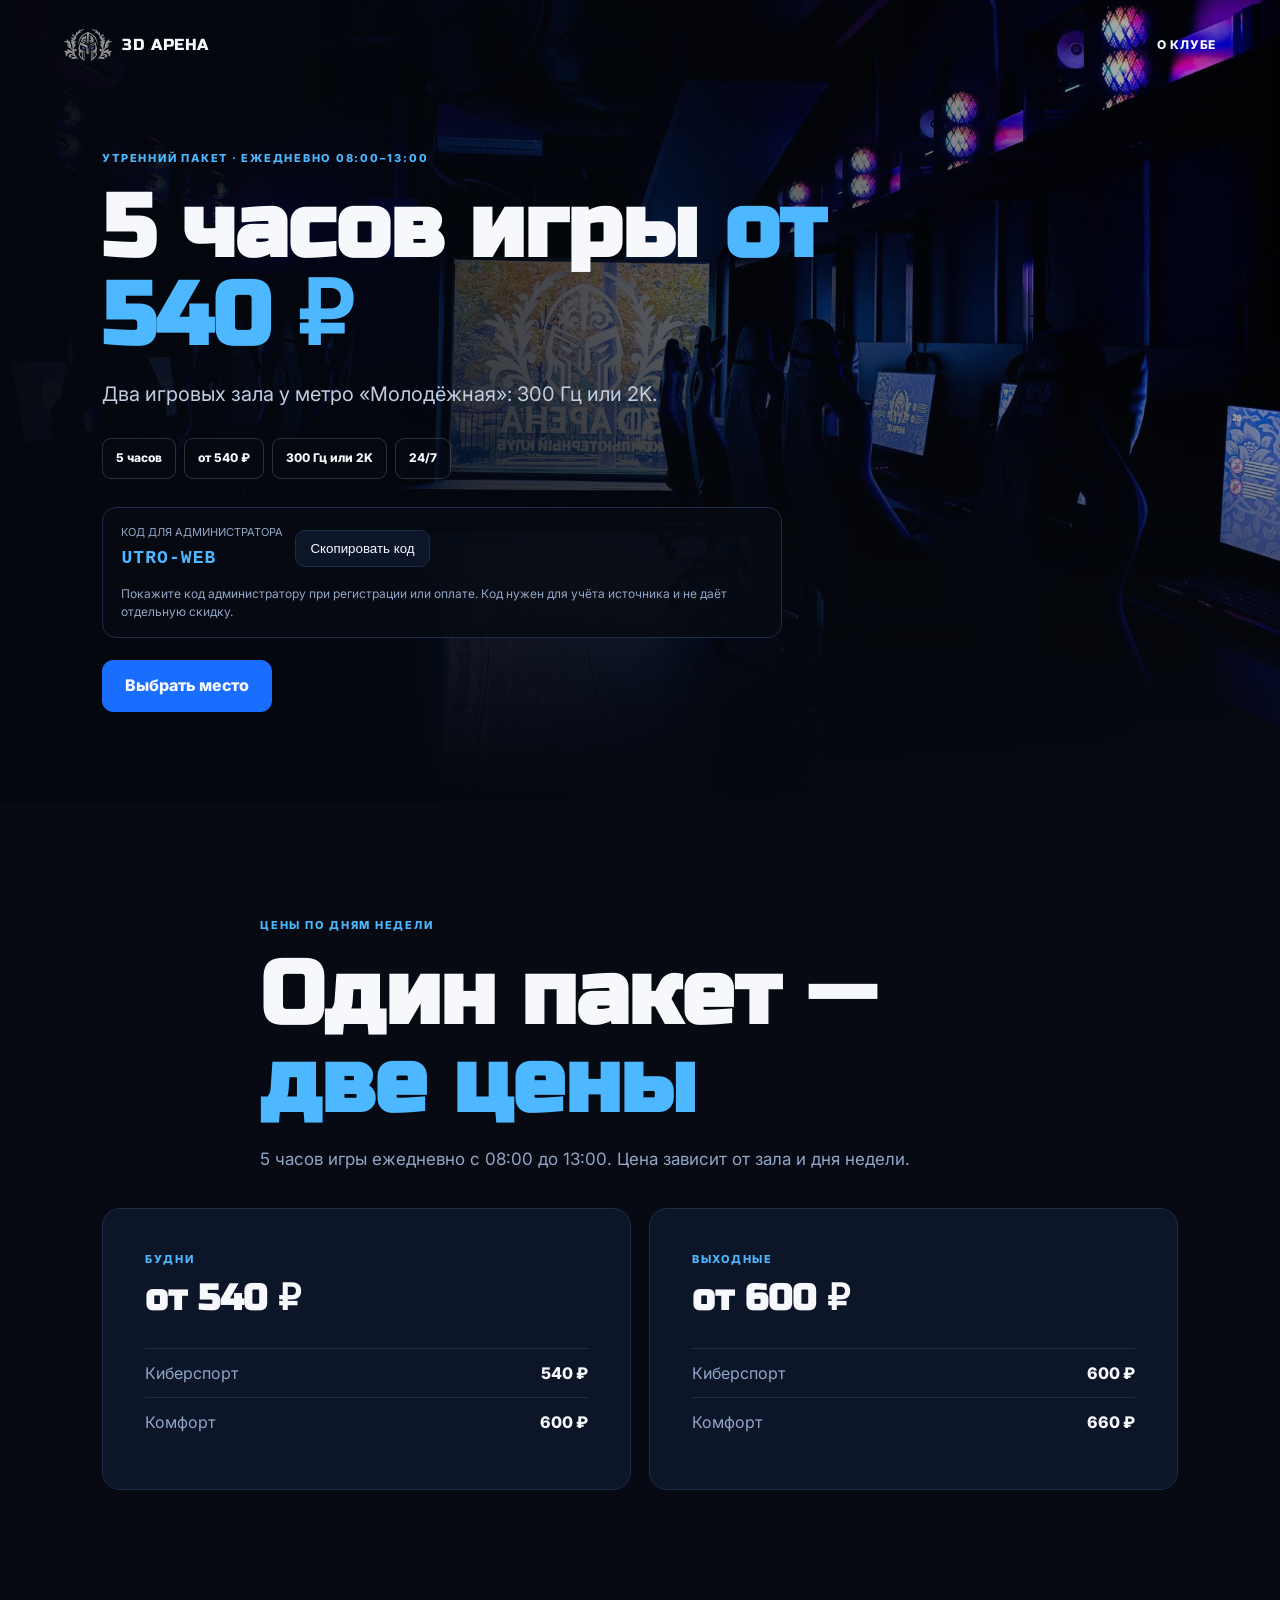
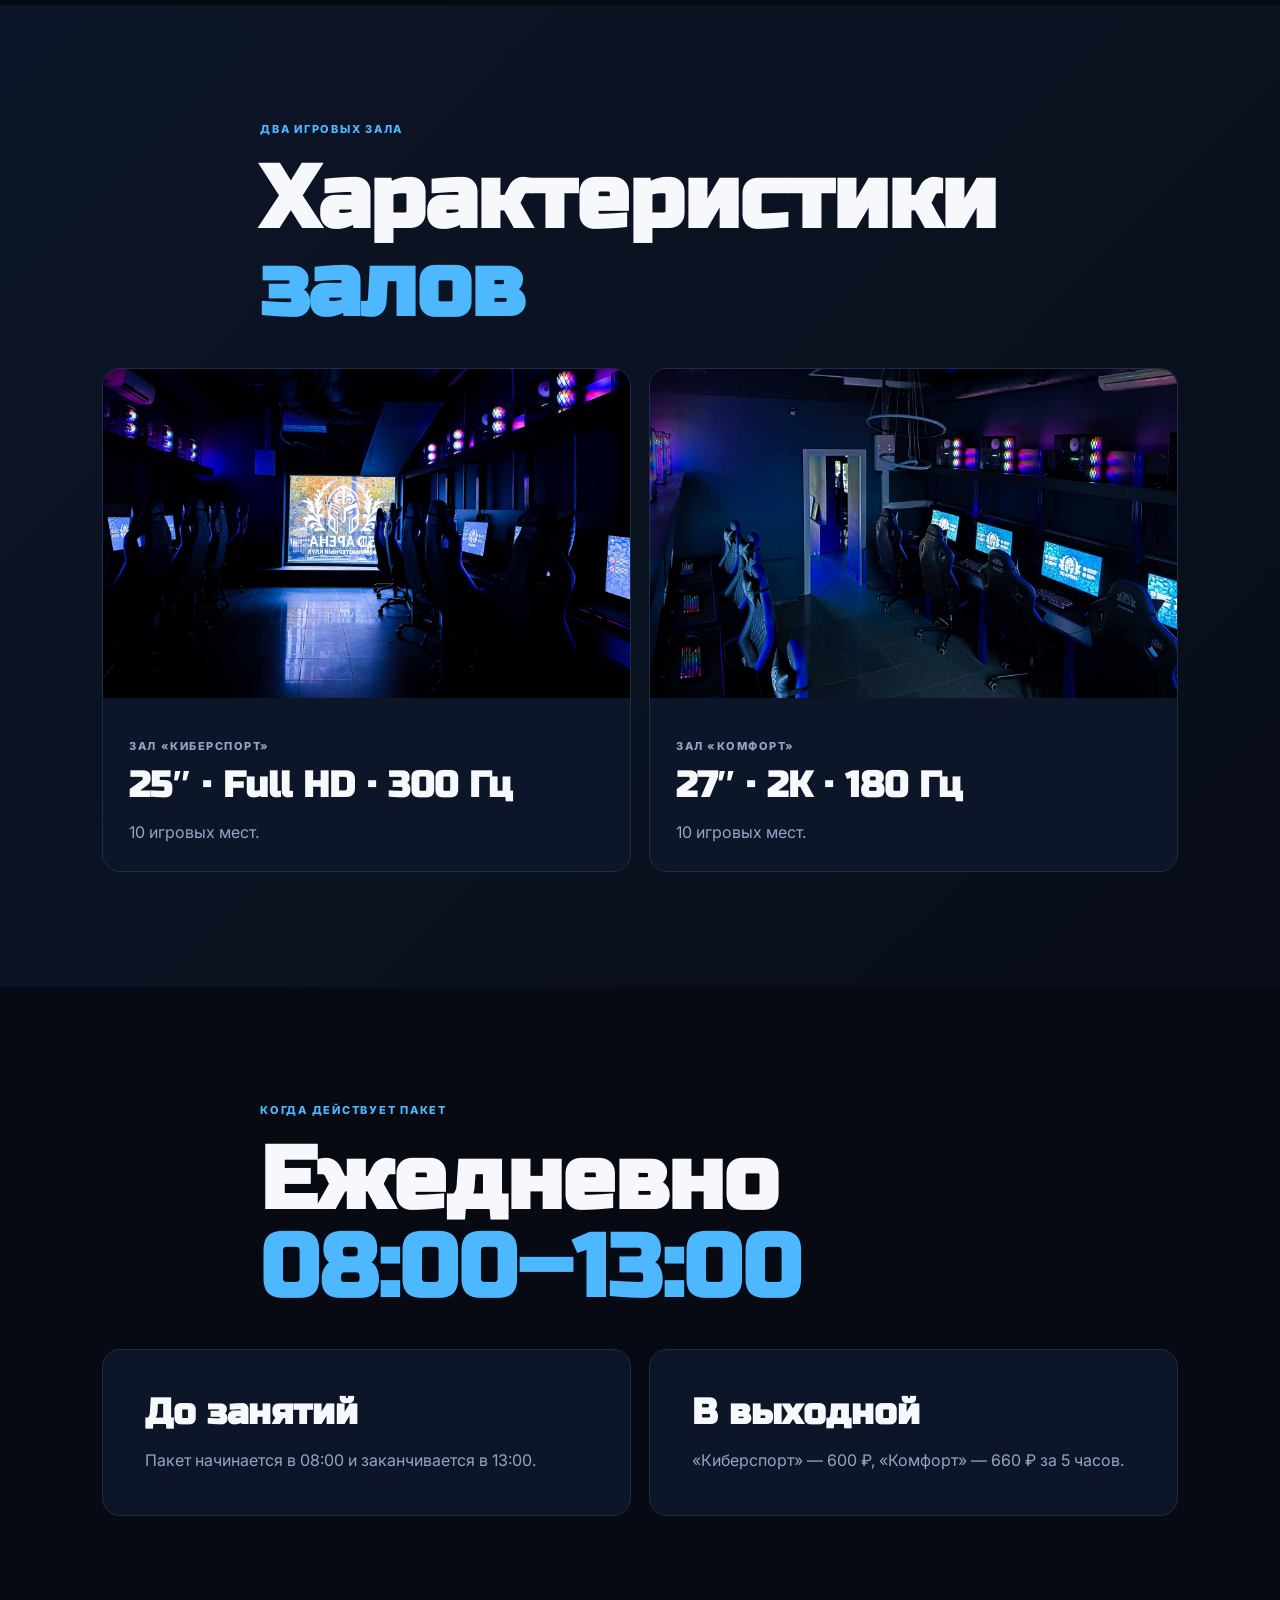
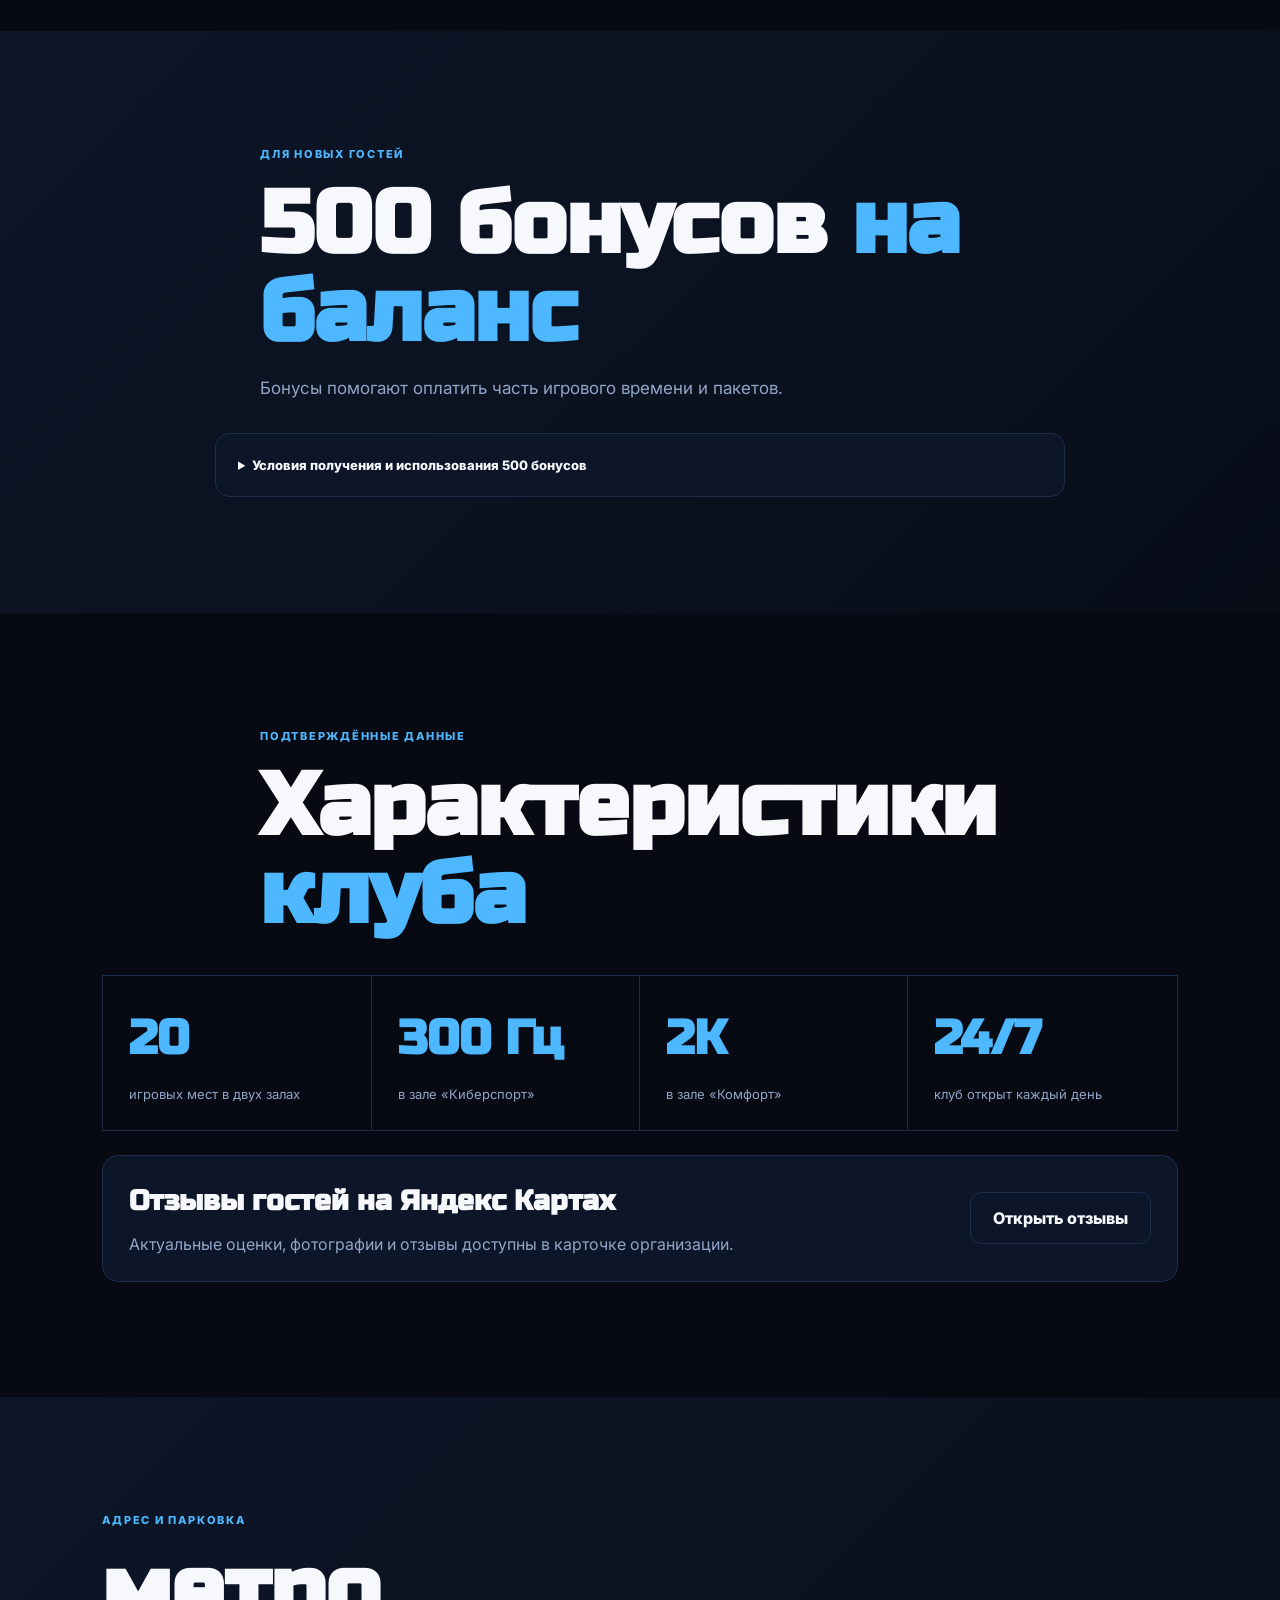
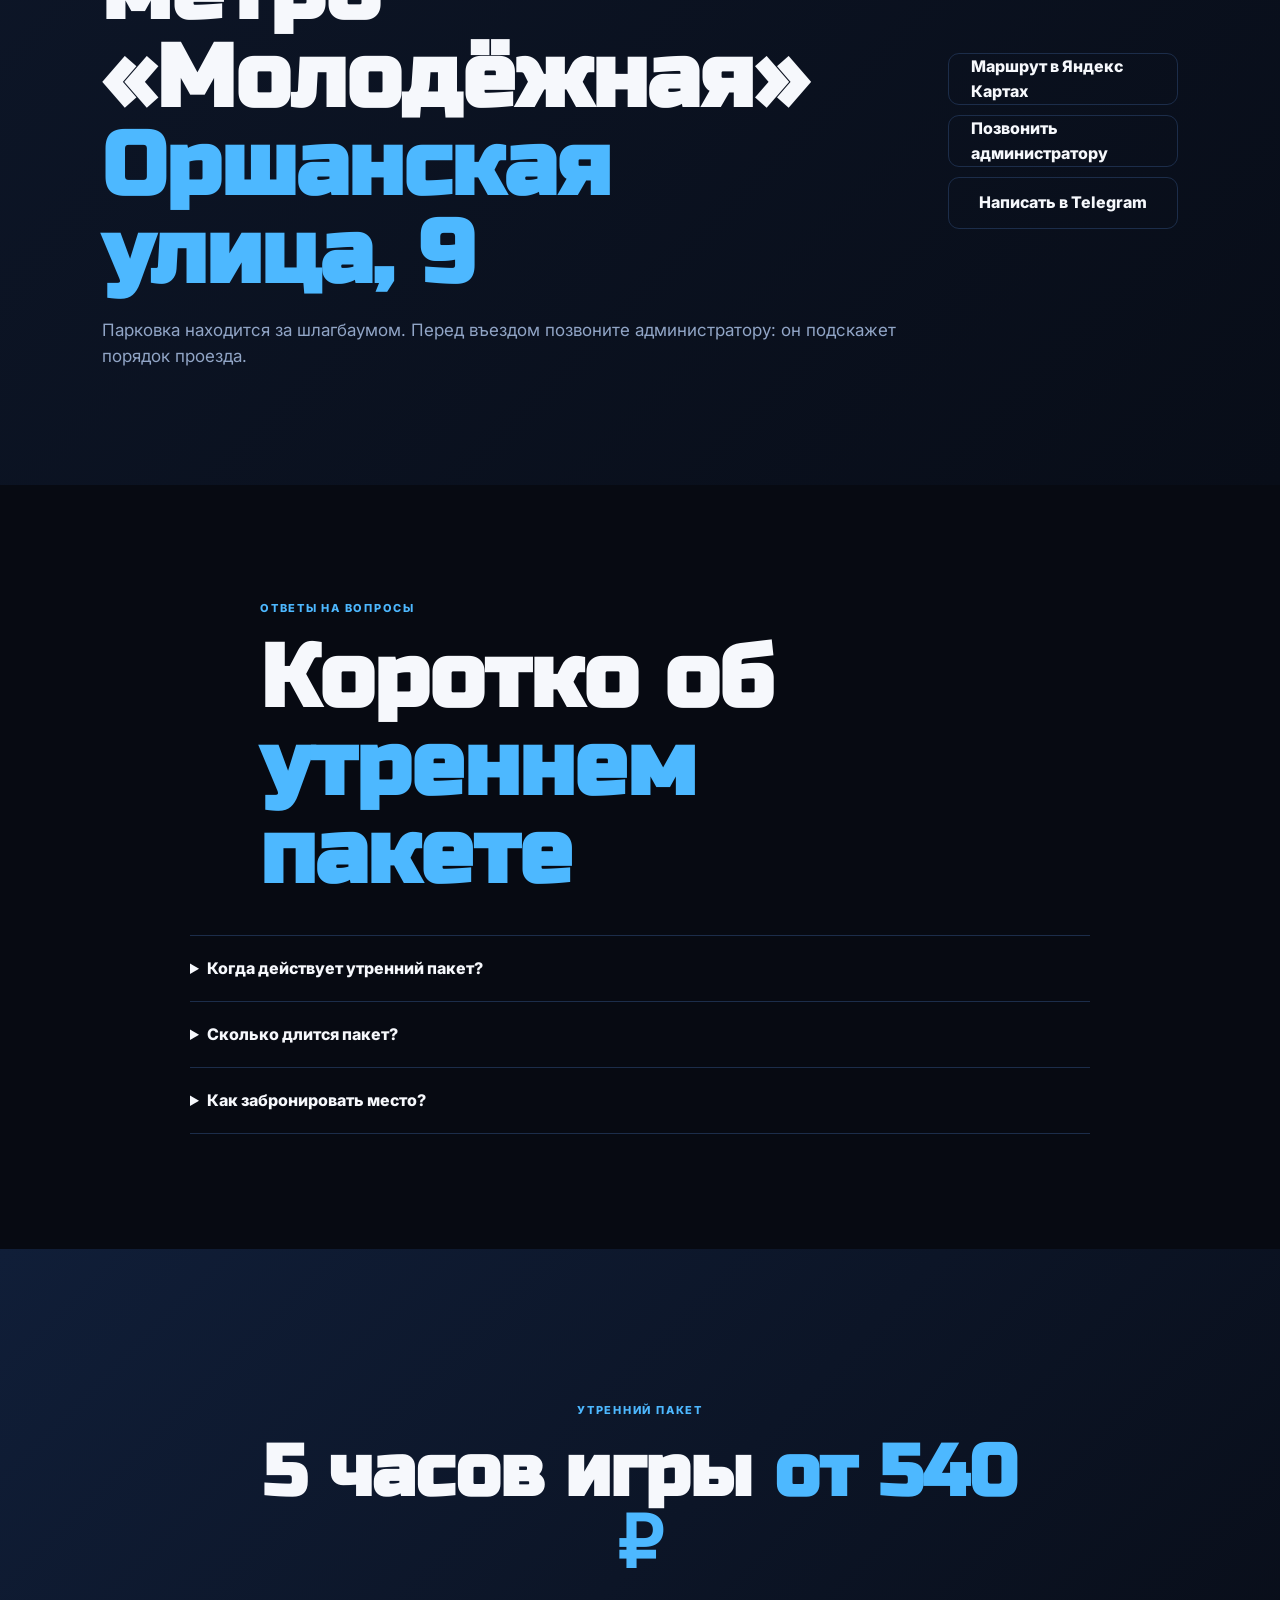
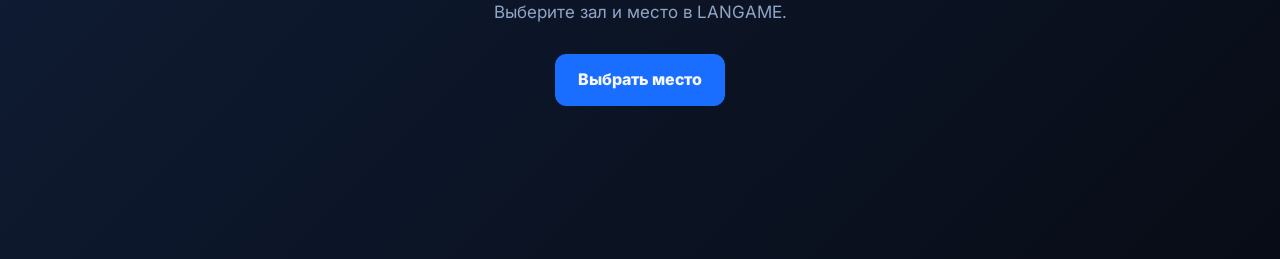
<file: utro/index.html>
<!doctype html>
<html lang="ru">
<head>
  <meta charset="utf-8">
  <meta name="viewport" content="width=device-width,initial-scale=1">
  <meta name="robots" content="noindex,nofollow,noarchive">
  <meta name="theme-color" content="#070a12">
  <title>Утренний пакет — 5 часов от 540 ₽ | 3D АРЕНА</title>
  <meta name="description" content="Утренний пакет 3D АРЕНЫ: 5 часов с 08:00 до 13:00 от 540 ₽. Два игровых зала у метро Молодёжная.">
  <link rel="canonical" href="https://3d-arena.ru/utro/">
  <link rel="icon" href="../favicon.ico">
  <link rel="preconnect" href="https://fonts.googleapis.com">
  <link rel="preconnect" href="https://fonts.gstatic.com" crossorigin>
  <link rel="stylesheet" href="https://fonts.googleapis.com/css2?family=Inter:wght@400;500;600;700;800&family=Russo+One&display=swap">
  <link rel="stylesheet" href="../assets/css/landing.css?v=20260807-1">
  <link rel="stylesheet" href="../assets/css/morning.css?v=20260808-3">
  <script>window.ARENA_METRIKA_ID=110895058;window.ARENA_VK_PIXEL_ID="3781383";</script>
  <!-- Yandex Metrica tag -->
  <script>
    (function(m,e,t,r,i,k,a){m[i]=m[i]||function(){(m[i].a=m[i].a||[]).push(arguments)};
    m[i].l=1*new Date();k=e.createElement(t),a=e.getElementsByTagName(t)[0],k.async=1,k.src=r,a.parentNode.insertBefore(k,a)})
    (window,document,"script","https://mc.yandex.ru/metrika/tag.js","ym");
    ym(110895058,"init",{clickmap:true,trackLinks:true,accurateTrackBounce:true,webvisor:true});
  </script>
  <!-- /Yandex Metrica tag -->
</head>
<body data-page="morning">
  <noscript><div><img src="https://mc.yandex.ru/watch/110895058" style="position:absolute;left:-9999px" alt=""></div></noscript>
  <noscript><div><img src="https://top-fwz1.mail.ru/counter?id=3781383;js=na" style="position:absolute;left:-9999px" alt=""></div></noscript>
  <nav class="lp-nav" aria-label="Навигация утреннего пакета">
    <a class="lp-logo" href="../index.html" aria-label="3D АРЕНА — главная">
      <img src="../assets/brand/mark.svg" alt="">
      <span>3D АРЕНА</span>
    </a>
    <a class="lp-back" href="../index.html">О клубе</a>
  </nav>

  <main>
    <section class="morning-hero" id="morning-offer" aria-labelledby="morning-title">
      <img class="morning-hero__media" src="../images/gallery/hall-01.jpg" alt="Зал «Киберспорт» в 3D АРЕНЕ" width="1600" height="1200" fetchpriority="high">
      <div class="morning-hero__veil" aria-hidden="true"></div>
      <div class="morning-hero__copy">
        <div class="eyebrow">Утренний пакет · ежедневно 08:00–13:00</div>
        <h1 id="morning-title">5 часов игры <em>от 540 ₽</em></h1>
        <p class="morning-lead" data-segment-copy>Два игровых зала у метро «Молодёжная»: 300 Гц или 2K.</p>
        <div class="facts" aria-label="Условия утреннего пакета"><span>5 часов</span><span>от 540 ₽</span><span>300 Гц или 2K</span><span>24/7</span></div>
        <div class="morning-source" aria-label="Код источника визита">
          <div><span>Код для администратора</span><code data-source-code>UTRO-WEB</code></div>
          <button type="button" data-copy-source>Скопировать код</button>
          <p>Покажите код администратору при регистрации или оплате. Код нужен для учёта источника и не даёт отдельную скидку.</p>
        </div>
        <a class="btn btn--primary" data-track="morning_booking_top" href="https://langame.ru/799456996_computerniy_club_3d-arena_moskva/booking" rel="noopener" target="_blank">Выбрать место</a>
      </div>
    </section>

    <section class="morning-section" id="morning-prices" aria-labelledby="prices-title">
      <div class="morning-heading"><div class="eyebrow">Цены по дням недели</div><h2 id="prices-title">Один пакет — <em>две цены</em></h2><p>5 часов игры ежедневно с 08:00 до 13:00. Цена зависит от зала и дня недели.</p></div>
      <div class="morning-price-grid">
        <article class="morning-card"><p class="morning-card__label">Будни</p><h3>от 540 ₽</h3><dl><div><dt>Киберспорт</dt><dd>540 ₽</dd></div><div><dt>Комфорт</dt><dd>600 ₽</dd></div></dl></article>
        <article class="morning-card"><p class="morning-card__label">Выходные</p><h3>от 600 ₽</h3><dl><div><dt>Киберспорт</dt><dd>600 ₽</dd></div><div><dt>Комфорт</dt><dd>660 ₽</dd></div></dl></article>
      </div>
    </section>

    <section class="morning-section morning-section--surface" id="morning-halls" aria-labelledby="halls-title">
      <div class="morning-heading"><div class="eyebrow">Два игровых зала</div><h2 id="halls-title">Характеристики <em>залов</em></h2></div>
      <div class="morning-hall-grid">
        <article class="morning-hall-card"><img src="../images/gallery/hall-01.jpg" alt="Игровые места зала «Киберспорт»" width="1600" height="1200" loading="lazy"><div><p class="morning-card__label">Зал «Киберспорт»</p><h3>25″ · Full HD · 300 Гц</h3><p>10 игровых мест.</p></div></article>
        <article class="morning-hall-card"><img src="../images/gallery/hall-15.jpg" alt="Игровые места зала «Комфорт»" width="1600" height="1200" loading="lazy"><div><p class="morning-card__label">Зал «Комфорт»</p><h3>27″ · 2K · 180 Гц</h3><p>10 игровых мест.</p></div></article>
      </div>
    </section>

    <section class="morning-section" id="morning-audiences" aria-labelledby="audiences-title">
      <div class="morning-heading"><div class="eyebrow">Когда действует пакет</div><h2 id="audiences-title">Ежедневно <em>08:00–13:00</em></h2></div>
      <div class="morning-audience-grid"><article class="morning-card"><h3>До занятий</h3><p>Пакет начинается в 08:00 и заканчивается в 13:00.</p></article><article class="morning-card"><h3>В выходной</h3><p>«Киберспорт» — 600 ₽, «Комфорт» — 660 ₽ за 5 часов.</p></article></div>
    </section>

    <section class="morning-section morning-section--surface" id="morning-bonus" aria-labelledby="bonus-title">
      <div class="morning-heading"><div class="eyebrow">Для новых гостей</div><h2 id="bonus-title">500 бонусов <em>на баланс</em></h2><p>Бонусы помогают оплатить часть игрового времени и пакетов.</p></div>
      <details class="morning-disclosure" data-track-on-open="morning_bonus_terms">
        <summary>Условия получения и использования 500 бонусов</summary>
        <p>500 бонусов доступны после полной регистрации у администратора. Для активации пройдите регистрацию и предъявите документ, подтверждающий личность и возраст. Бонусами можно оплатить до 50% игрового времени и пакетов, кроме ночных.</p>
      </details>
    </section>

    <section class="morning-section" id="morning-proof" aria-labelledby="proof-title">
      <div class="morning-heading"><div class="eyebrow">Подтверждённые данные</div><h2 id="proof-title">Характеристики <em>клуба</em></h2></div>
      <div class="morning-proof"><div><strong>20</strong><span>игровых мест в двух залах</span></div><div><strong>300 Гц</strong><span>в зале «Киберспорт»</span></div><div><strong>2K</strong><span>в зале «Комфорт»</span></div><div><strong>24/7</strong><span>клуб открыт каждый день</span></div></div>
      <aside class="morning-review" aria-label="Отзывы о клубе">
        <div><h3>Отзывы гостей на Яндекс Картах</h3><p>Актуальные оценки, фотографии и отзывы доступны в карточке организации.</p></div>
        <a class="btn" data-track="morning_yandex_reviews" href="https://yandex.ru/maps/org/3d_arena/107910722858/" rel="noopener" target="_blank">Открыть отзывы</a>
      </aside>
    </section>

    <section class="morning-section morning-section--surface" id="morning-route" aria-labelledby="route-title">
      <div class="morning-route"><div><div class="eyebrow">Адрес и парковка</div><h2 id="route-title">метро «Молодёжная»<br><em>Оршанская улица, 9</em></h2><p>Парковка находится за шлагбаумом. Перед въездом позвоните администратору: он подскажет порядок проезда.</p></div><div class="morning-route__actions"><a class="btn" data-track="morning_route" href="https://yandex.ru/maps/org/3d_arena/107910722858/" rel="noopener" target="_blank">Маршрут в Яндекс Картах</a><a class="btn" data-track="morning_call" href="tel:+79259359344">Позвонить администратору</a><a class="btn" data-track="morning_telegram" href="https://t.me/IIIDArena" rel="noopener" target="_blank">Написать в Telegram</a></div></div>
    </section>

    <section class="morning-section" id="morning-faq" aria-labelledby="faq-title">
      <div class="morning-heading"><div class="eyebrow">Ответы на вопросы</div><h2 id="faq-title">Коротко об <em>утреннем пакете</em></h2></div>
      <div class="morning-faq"><details><summary>Когда действует утренний пакет?</summary><p>Ежедневно с 08:00 до 13:00.</p></details><details><summary>Сколько длится пакет?</summary><p>Пакет рассчитан на 5 часов игры.</p></details><details><summary>Как забронировать место?</summary><p>Выберите место в LANGAME или свяжитесь с администратором.</p></details></div>
    </section>

    <section class="morning-final" aria-labelledby="final-title"><div><div class="eyebrow">Утренний пакет</div><h2 id="final-title">5 часов игры <em>от 540 ₽</em></h2><p>Выберите зал и место в LANGAME.</p><a class="btn btn--primary" data-track="morning_booking_bottom" href="https://langame.ru/799456996_computerniy_club_3d-arena_moskva/booking" rel="noopener" target="_blank">Выбрать место</a></div></section>
  </main>
  <script src="../assets/js/vk-pixel.js?v=20260808-1"></script>
  <script src="../assets/js/landing.js?v=20260725-1"></script>
  <script type="module" src="../assets/js/morning.js?v=20260808-2"></script>
</body>
</html>
</file>
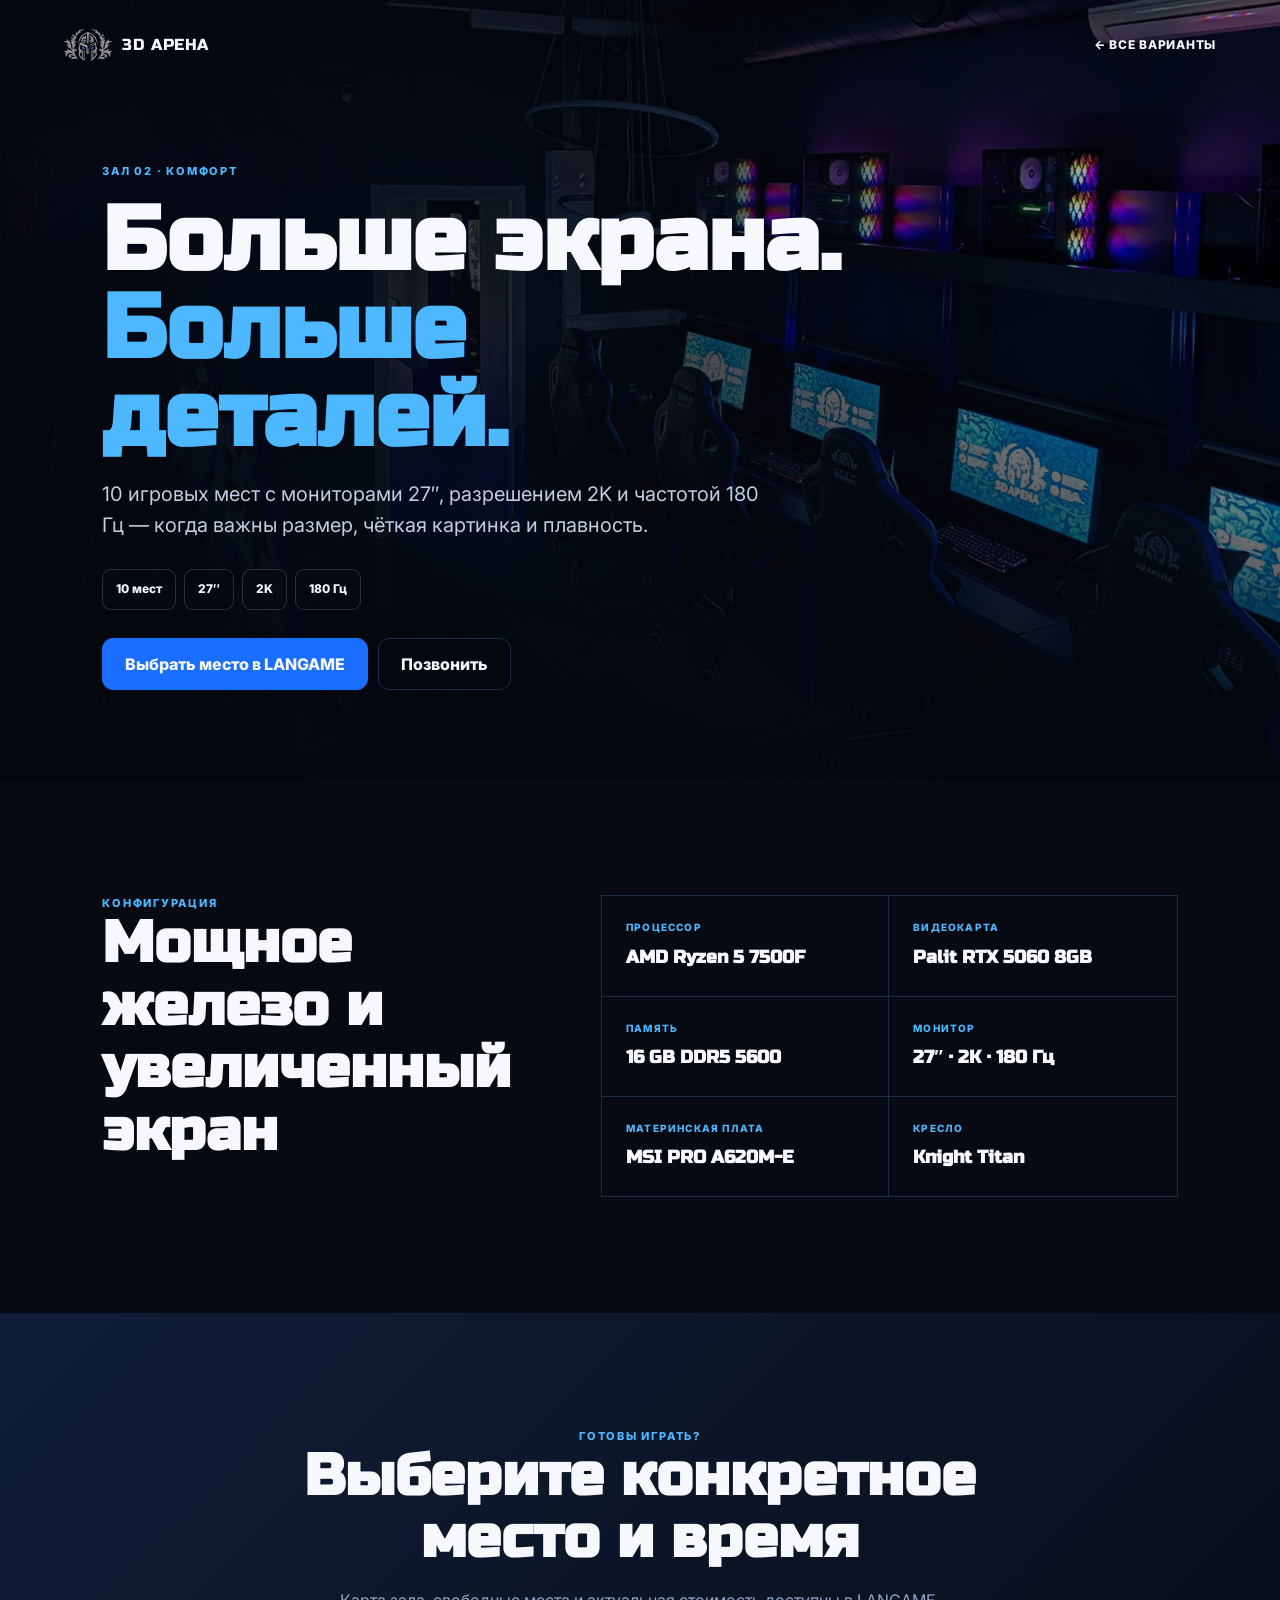
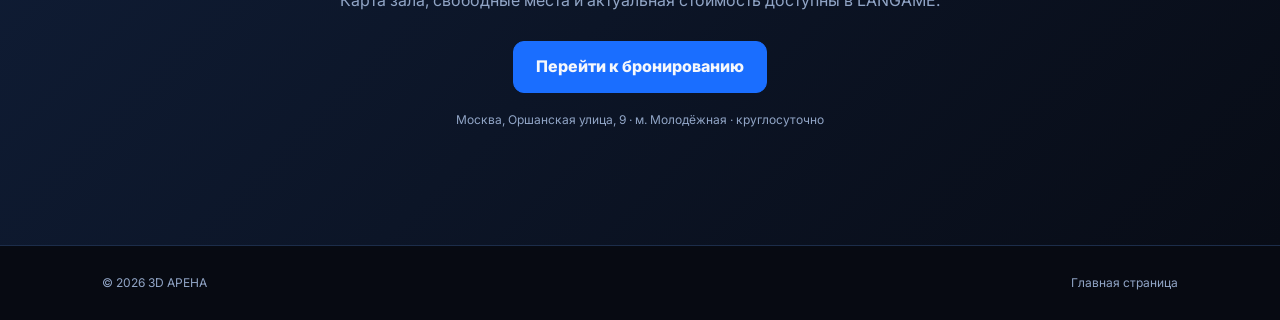
<file: comfort.html>
<!doctype html><html lang="ru"><head><meta charset="utf-8"><meta name="viewport" content="width=device-width,initial-scale=1"><meta name="robots" content="noindex,nofollow,noarchive"><meta name="theme-color" content="#070a12"><title>Зал «Комфорт» — 2K 180 Гц | 3D АРЕНА</title><meta name="description" content="Зал «Комфорт» в 3D АРЕНЕ: 10 игровых мест, мониторы 27 дюймов 2K 180 Гц, RTX 5060. Москва, метро Молодёжная, 24/7."><link rel="icon" href="favicon.ico"><link rel="preconnect" href="https://fonts.googleapis.com"><link rel="preconnect" href="https://fonts.gstatic.com" crossorigin><link href="https://fonts.googleapis.com/css2?family=Inter:wght@400;600;800&family=Russo+One&display=swap" rel="stylesheet"><link rel="stylesheet" href="assets/css/landing.css?v=20260725-1"></head><body data-page="comfort"><nav class="lp-nav"><a class="lp-logo" href="index.html"><img src="assets/brand/mark.svg" alt=""><span>3D АРЕНА</span></a><a class="lp-back" href="index.html#hall-picker">← Все варианты</a></nav><main><section class="lp-hero"><img class="lp-hero__image" src="images/gallery/hall-15.jpg" alt="Зал Комфорт в клубе 3D АРЕНА"><div class="lp-hero__veil"></div><div class="lp-hero__copy"><div class="eyebrow">Зал 02 · Комфорт</div><h1>Больше экрана. <em>Больше деталей.</em></h1><p class="lp-lead">10 игровых мест с мониторами 27″, разрешением 2K и частотой 180 Гц — когда важны размер, чёткая картинка и плавность.</p><div class="facts"><span>10 мест</span><span>27″</span><span>2K</span><span>180 Гц</span></div><div class="actions"><a class="btn btn--primary" data-track="langame_booking_comfort" href="https://langame.ru/799456996_computerniy_club_3d-arena_moskva/booking" target="_blank" rel="noopener">Выбрать место в LANGAME</a><a class="btn" data-track="call_comfort" href="tel:+79259359344">Позвонить</a></div></div></section><section class="lp-section"><div class="lp-grid"><div><div class="eyebrow">Конфигурация</div><h2>Мощное железо и увеличенный экран</h2></div><div class="specs"><div class="spec"><small>Процессор</small><strong>AMD Ryzen 5 7500F</strong></div><div class="spec"><small>Видеокарта</small><strong>Palit RTX 5060 8GB</strong></div><div class="spec"><small>Память</small><strong>16 GB DDR5 5600</strong></div><div class="spec"><small>Монитор</small><strong>27″ · 2K · 180 Гц</strong></div><div class="spec"><small>Материнская плата</small><strong>MSI PRO A620M-E</strong></div><div class="spec"><small>Кресло</small><strong>Knight Titan</strong></div></div></div></section><section class="lp-section lp-end"><div><div class="eyebrow">Готовы играть?</div><h2>Выберите конкретное место и время</h2><p>Карта зала, свободные места и актуальная стоимость доступны в LANGAME.</p><a class="btn btn--primary" data-track="langame_booking_comfort_bottom" href="https://langame.ru/799456996_computerniy_club_3d-arena_moskva/booking" target="_blank" rel="noopener">Перейти к бронированию</a><div class="lp-note">Москва, Оршанская улица, 9 · м. Молодёжная · круглосуточно</div></div></section></main><footer class="lp-footer"><span>© 2026 3D АРЕНА</span><a href="index.html">Главная страница</a></footer><script src="assets/js/vk-pixel.js?v=20260721-2"></script><script src="assets/js/landing.js?v=20260725-1"></script></body></html>
</file>
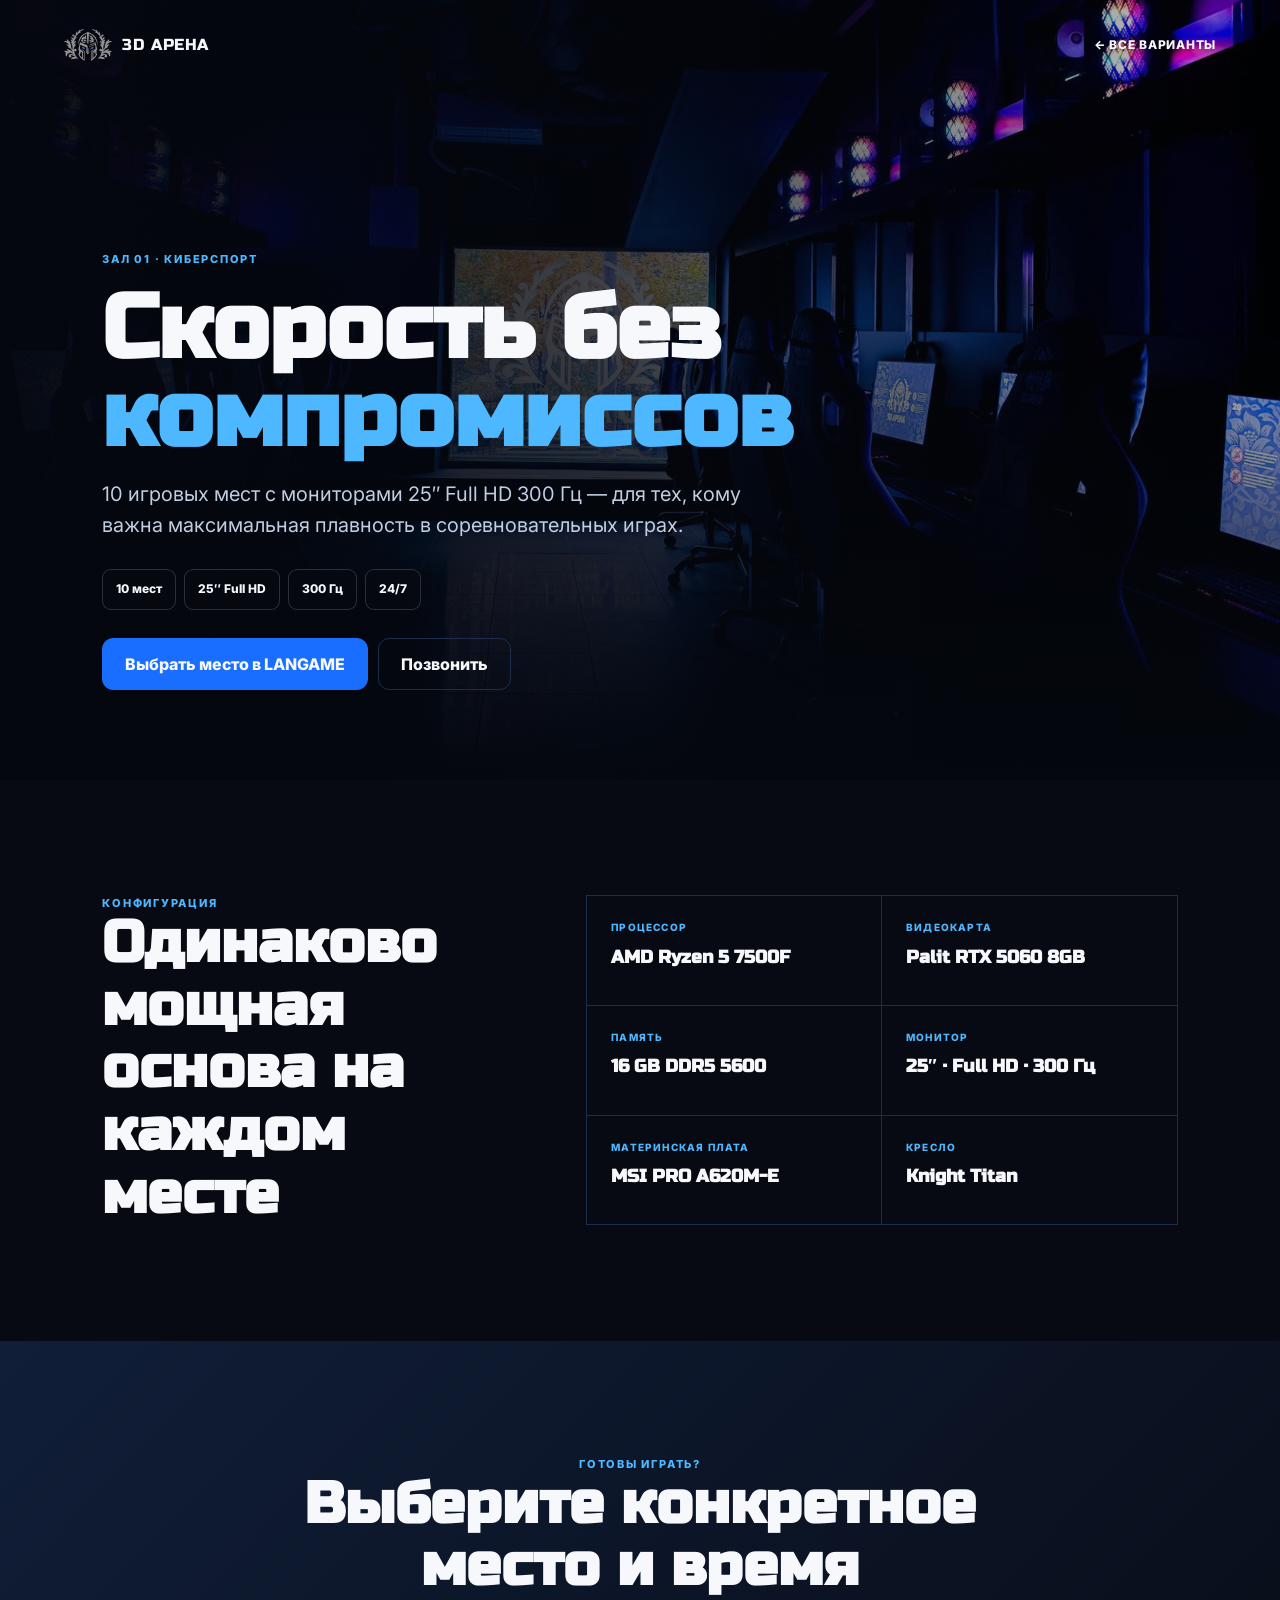
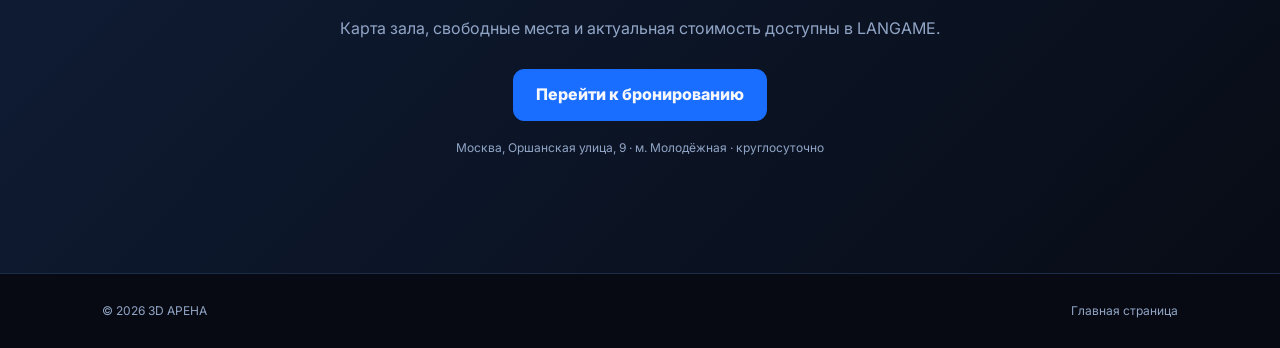
<file: esports.html>
<!doctype html><html lang="ru"><head><meta charset="utf-8"><meta name="viewport" content="width=device-width,initial-scale=1"><meta name="robots" content="noindex,nofollow,noarchive"><meta name="theme-color" content="#070a12"><title>Зал «Киберспорт» — 300 Гц | 3D АРЕНА</title><meta name="description" content="Зал «Киберспорт» в 3D АРЕНЕ: 10 игровых мест, мониторы 25 дюймов Full HD 300 Гц, RTX 5060. Москва, метро Молодёжная, 24/7."><link rel="icon" href="favicon.ico"><link rel="preconnect" href="https://fonts.googleapis.com"><link rel="preconnect" href="https://fonts.gstatic.com" crossorigin><link href="https://fonts.googleapis.com/css2?family=Inter:wght@400;600;800&family=Russo+One&display=swap" rel="stylesheet"><link rel="stylesheet" href="assets/css/landing.css?v=20260725-1"></head><body data-page="esports"><nav class="lp-nav"><a class="lp-logo" href="index.html"><img src="assets/brand/mark.svg" alt=""><span>3D АРЕНА</span></a><a class="lp-back" href="index.html#hall-picker">← Все варианты</a></nav><main><section class="lp-hero"><img class="lp-hero__image" src="images/gallery/hall-01.jpg" alt="Зал Киберспорт в клубе 3D АРЕНА"><div class="lp-hero__veil"></div><div class="lp-hero__copy"><div class="eyebrow">Зал 01 · Киберспорт</div><h1>Скорость без <em>компромиссов</em></h1><p class="lp-lead">10 игровых мест с мониторами 25″ Full HD 300 Гц — для тех, кому важна максимальная плавность в соревновательных играх.</p><div class="facts"><span>10 мест</span><span>25″ Full HD</span><span>300 Гц</span><span>24/7</span></div><div class="actions"><a class="btn btn--primary" data-track="langame_booking_esports" href="https://langame.ru/799456996_computerniy_club_3d-arena_moskva/booking" target="_blank" rel="noopener">Выбрать место в LANGAME</a><a class="btn" data-track="call_esports" href="tel:+79259359344">Позвонить</a></div></div></section><section class="lp-section"><div class="lp-grid"><div><div class="eyebrow">Конфигурация</div><h2>Одинаково мощная основа на каждом месте</h2></div><div class="specs"><div class="spec"><small>Процессор</small><strong>AMD Ryzen 5 7500F</strong></div><div class="spec"><small>Видеокарта</small><strong>Palit RTX 5060 8GB</strong></div><div class="spec"><small>Память</small><strong>16 GB DDR5 5600</strong></div><div class="spec"><small>Монитор</small><strong>25″ · Full HD · 300 Гц</strong></div><div class="spec"><small>Материнская плата</small><strong>MSI PRO A620M-E</strong></div><div class="spec"><small>Кресло</small><strong>Knight Titan</strong></div></div></div></section><section class="lp-section lp-end"><div><div class="eyebrow">Готовы играть?</div><h2>Выберите конкретное место и время</h2><p>Карта зала, свободные места и актуальная стоимость доступны в LANGAME.</p><a class="btn btn--primary" data-track="langame_booking_esports_bottom" href="https://langame.ru/799456996_computerniy_club_3d-arena_moskva/booking" target="_blank" rel="noopener">Перейти к бронированию</a><div class="lp-note">Москва, Оршанская улица, 9 · м. Молодёжная · круглосуточно</div></div></section></main><footer class="lp-footer"><span>© 2026 3D АРЕНА</span><a href="index.html">Главная страница</a></footer><script src="assets/js/vk-pixel.js?v=20260721-2"></script><script src="assets/js/landing.js?v=20260725-1"></script></body></html>
</file>
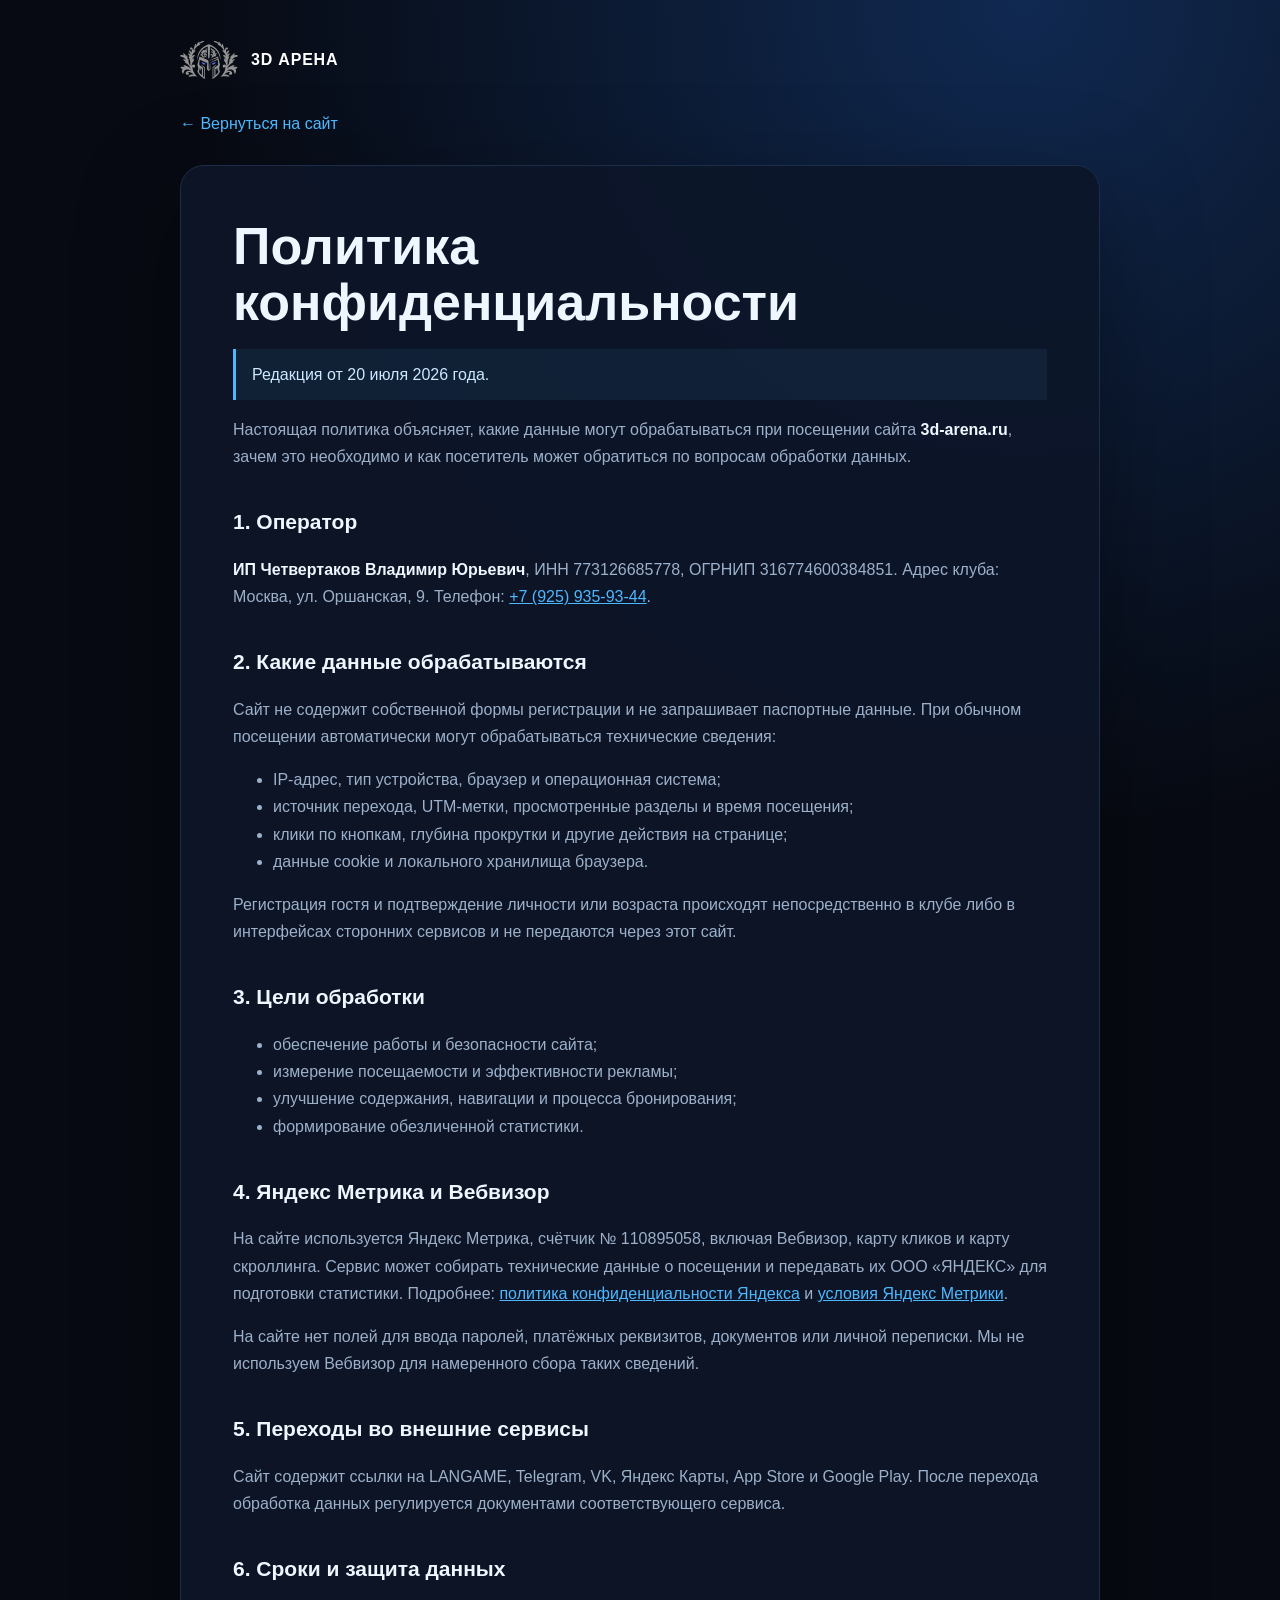
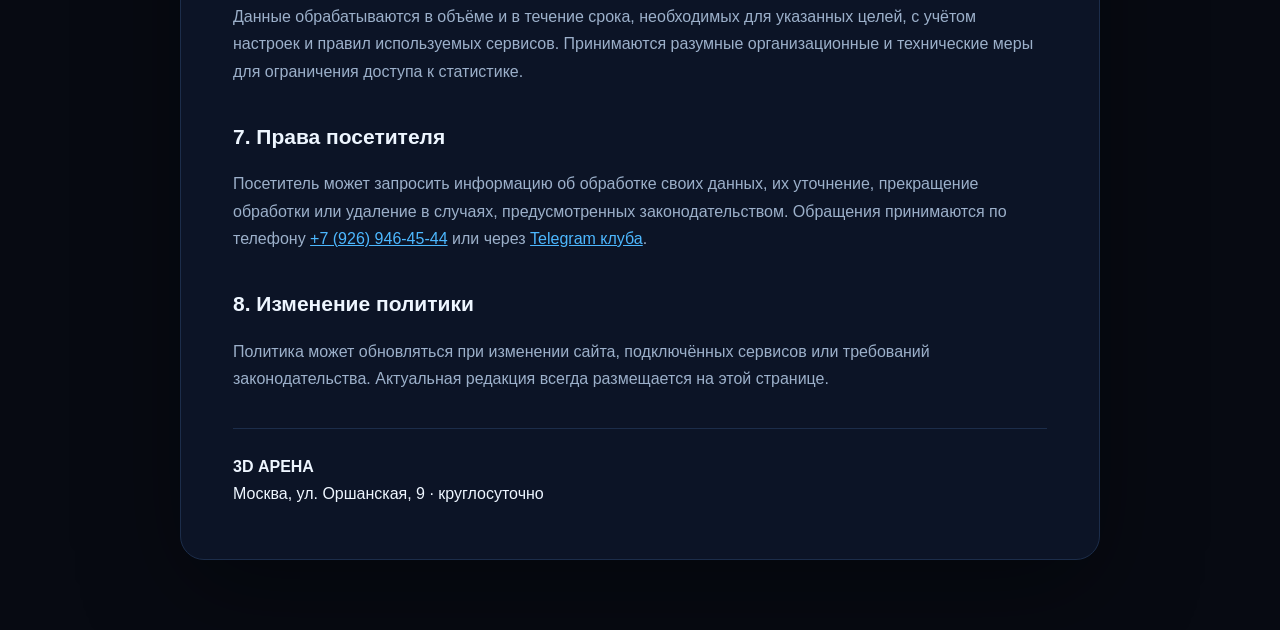
<file: privacy.html>
<!DOCTYPE html>
<html lang="ru">
<head>
<meta charset="utf-8"/>
<meta content="width=device-width, initial-scale=1" name="viewport"/>
<meta content="#050d23" name="theme-color"/>
<link href="/-3d-arena-preview/favicon.ico" rel="icon" sizes="any"/>
<link href="/-3d-arena-preview/assets/icons/favicon-32.png" rel="icon" sizes="32x32" type="image/png"/>
<link href="/-3d-arena-preview/assets/icons/apple-touch-icon.png" rel="apple-touch-icon" sizes="180x180"/>
<link href="/-3d-arena-preview/site.webmanifest" rel="manifest"/>
<meta content="noindex,nofollow" name="robots"/>
<meta content="Политика обработки персональных данных и использования сервиса Яндекс Метрика на сайте компьютерного клуба 3D АРЕНА." name="description"/>
<title>Политика конфиденциальности — 3D АРЕНА</title>
<link href="https://3d-arena.ru/privacy.html" rel="canonical"/>
<style>
:root{color-scheme:dark;--bg:#070a12;--card:#0d1628;--text:#eef6ff;--muted:#9cb0ca;--line:#1c2d4a;--accent:#4db8ff}*{box-sizing:border-box}body{margin:0;background:radial-gradient(circle at 80% 0,#102951 0,transparent 34%),var(--bg);color:var(--text);font:16px/1.7 Inter,Arial,sans-serif}.wrap{width:min(920px,calc(100% - 32px));margin:auto;padding:38px 0 70px}.brand{display:flex;align-items:center;gap:13px;color:#fff;text-decoration:none;font-weight:800;letter-spacing:.05em}.brand img{width:58px;height:44px;object-fit:contain}.back{display:inline-flex;margin:28px 0;color:var(--accent);text-decoration:none}.card{padding:clamp(24px,5vw,52px);border:1px solid var(--line);border-radius:24px;background:rgba(13,22,40,.9);box-shadow:0 30px 100px rgba(0,0,0,.35)}h1{font-size:clamp(30px,5vw,52px);line-height:1.08;margin:0 0 18px}h2{margin:34px 0 10px;font-size:21px}p,li{color:var(--muted)}strong{color:var(--text)}a{color:var(--accent)}.updated{padding:12px 16px;border-left:3px solid var(--accent);background:rgba(77,184,255,.07);color:#cce9ff}.details{margin-top:36px;padding-top:24px;border-top:1px solid var(--line)}@media(max-width:600px){.wrap{width:min(100% - 20px,920px);padding-top:20px}.card{border-radius:18px}}
</style>
</head>
<body><main class="wrap">
<a class="brand" href="/"><img alt="" aria-hidden="true" src="assets/brand/mark.svg"/>3D АРЕНА</a>
<a class="back" href="/">← Вернуться на сайт</a>
<article class="card">
<h1>Политика конфиденциальности</h1>
<p class="updated">Редакция от 20 июля 2026 года.</p>
<p>Настоящая политика объясняет, какие данные могут обрабатываться при посещении сайта <strong>3d-arena.ru</strong>, зачем это необходимо и как посетитель может обратиться по вопросам обработки данных.</p>
<h2>1. Оператор</h2>
<p><strong>ИП Четвертаков Владимир Юрьевич</strong>, ИНН 773126685778, ОГРНИП 316774600384851. Адрес клуба: Москва, ул. Оршанская, 9. Телефон: <a href="tel:+79259359344">+7 (925) 935-93-44</a>.</p>
<h2>2. Какие данные обрабатываются</h2>
<p>Сайт не содержит собственной формы регистрации и не запрашивает паспортные данные. При обычном посещении автоматически могут обрабатываться технические сведения:</p>
<ul><li>IP-адрес, тип устройства, браузер и операционная система;</li><li>источник перехода, UTM-метки, просмотренные разделы и время посещения;</li><li>клики по кнопкам, глубина прокрутки и другие действия на странице;</li><li>данные cookie и локального хранилища браузера.</li></ul>
<p>Регистрация гостя и подтверждение личности или возраста происходят непосредственно в клубе либо в интерфейсах сторонних сервисов и не передаются через этот сайт.</p>
<h2>3. Цели обработки</h2>
<ul><li>обеспечение работы и безопасности сайта;</li><li>измерение посещаемости и эффективности рекламы;</li><li>улучшение содержания, навигации и процесса бронирования;</li><li>формирование обезличенной статистики.</li></ul>
<h2>4. Яндекс Метрика и Вебвизор</h2>
<p>На сайте используется Яндекс Метрика, счётчик № 110895058, включая Вебвизор, карту кликов и карту скроллинга. Сервис может собирать технические данные о посещении и передавать их ООО «ЯНДЕКС» для подготовки статистики. Подробнее: <a href="https://yandex.ru/legal/confidential/" rel="noopener" target="_blank">политика конфиденциальности Яндекса</a> и <a href="https://yandex.ru/legal/metrica_termsofuse/" rel="noopener" target="_blank">условия Яндекс Метрики</a>.</p>
<p>На сайте нет полей для ввода паролей, платёжных реквизитов, документов или личной переписки. Мы не используем Вебвизор для намеренного сбора таких сведений.</p>
<h2>5. Переходы во внешние сервисы</h2>
<p>Сайт содержит ссылки на LANGAME, Telegram, VK, Яндекс Карты, App Store и Google Play. После перехода обработка данных регулируется документами соответствующего сервиса.</p>
<h2>6. Сроки и защита данных</h2>
<p>Данные обрабатываются в объёме и в течение срока, необходимых для указанных целей, с учётом настроек и правил используемых сервисов. Принимаются разумные организационные и технические меры для ограничения доступа к статистике.</p>
<h2>7. Права посетителя</h2>
<p>Посетитель может запросить информацию об обработке своих данных, их уточнение, прекращение обработки или удаление в случаях, предусмотренных законодательством. Обращения принимаются по телефону <a href="tel:+79269464544">+7 (926) 946-45-44</a> или через <a href="https://t.me/IIIDArena" rel="noopener" target="_blank">Telegram клуба</a>.</p>
<h2>8. Изменение политики</h2>
<p>Политика может обновляться при изменении сайта, подключённых сервисов или требований законодательства. Актуальная редакция всегда размещается на этой странице.</p>
<div class="details"><strong>3D АРЕНА</strong><br/>Москва, ул. Оршанская, 9 · круглосуточно</div>
</article></main></body></html>
</file>
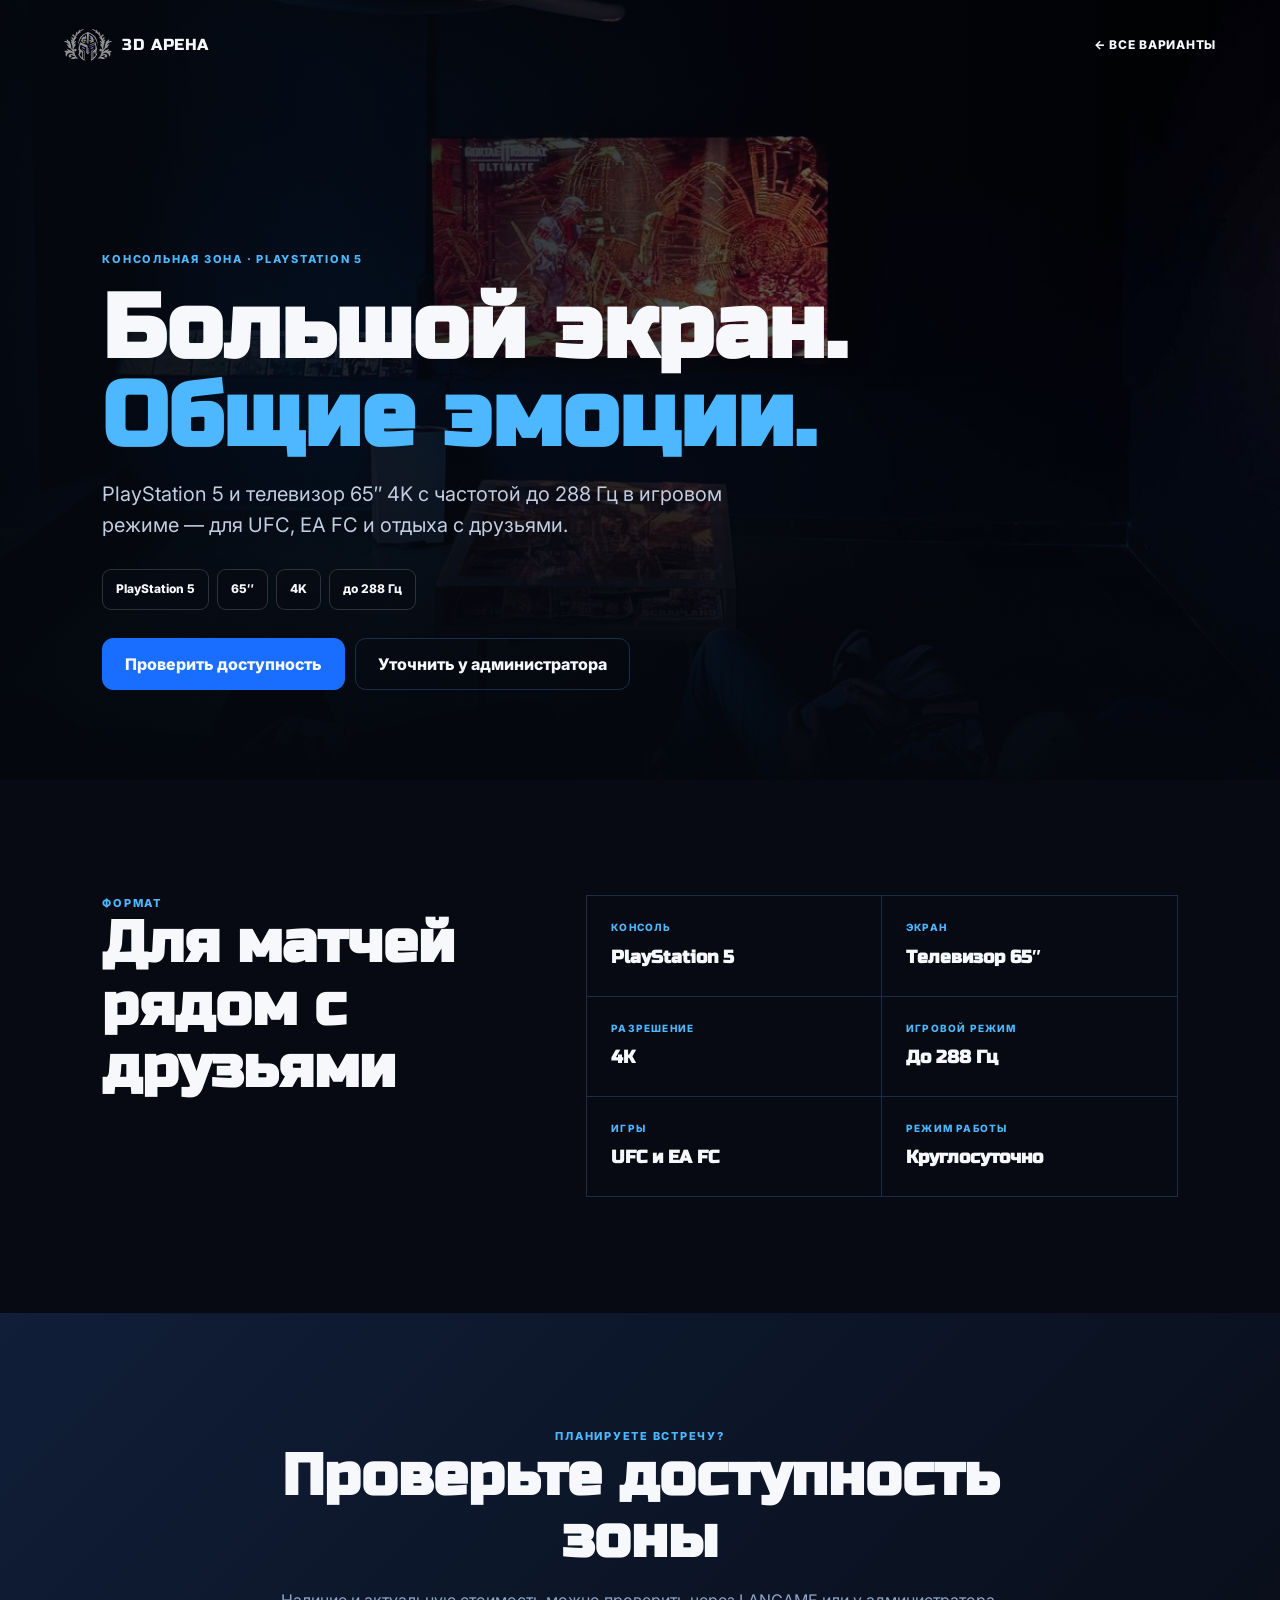
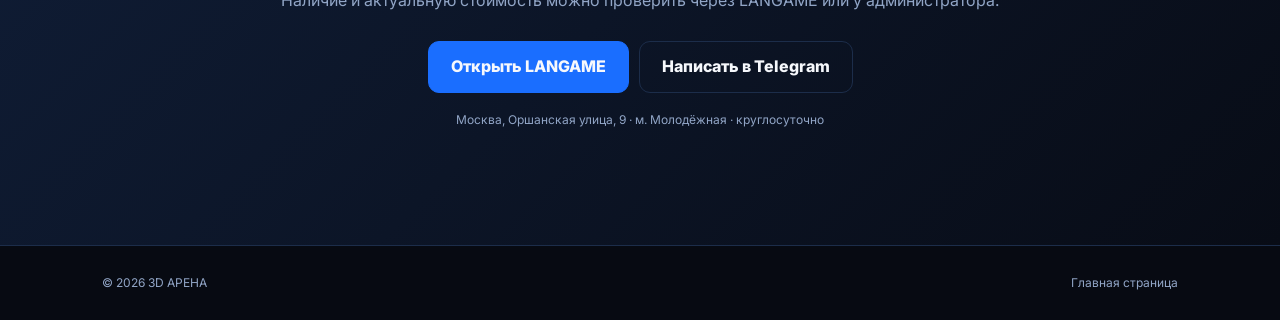
<file: ps5.html>
<!doctype html><html lang="ru"><head><meta charset="utf-8"><meta name="viewport" content="width=device-width,initial-scale=1"><meta name="robots" content="noindex,nofollow,noarchive"><meta name="theme-color" content="#070a12"><title>PlayStation 5 и телевизор 65″ 4K | 3D АРЕНА</title><meta name="description" content="PlayStation 5 в 3D АРЕНЕ: телевизор 65 дюймов 4K до 288 Гц в игровом режиме. Москва, метро Молодёжная, 24/7."><link rel="icon" href="favicon.ico"><link rel="preconnect" href="https://fonts.googleapis.com"><link rel="preconnect" href="https://fonts.gstatic.com" crossorigin><link href="https://fonts.googleapis.com/css2?family=Inter:wght@400;600;800&family=Russo+One&display=swap" rel="stylesheet"><link rel="stylesheet" href="assets/css/landing.css?v=20260725-1"></head><body data-page="ps5"><nav class="lp-nav"><a class="lp-logo" href="index.html"><img src="assets/brand/mark.svg" alt=""><span>3D АРЕНА</span></a><a class="lp-back" href="index.html#hall-picker">← Все варианты</a></nav><main><section class="lp-hero"><img class="lp-hero__image" src="images/gallery/hall-12.jpg" alt="Зона PlayStation 5 в клубе 3D АРЕНА"><div class="lp-hero__veil"></div><div class="lp-hero__copy"><div class="eyebrow">Консольная зона · PlayStation 5</div><h1>Большой экран. <em>Общие эмоции.</em></h1><p class="lp-lead">PlayStation 5 и телевизор 65″ 4K с частотой до 288 Гц в игровом режиме — для UFC, EA FC и отдыха с друзьями.</p><div class="facts"><span>PlayStation 5</span><span>65″</span><span>4K</span><span>до 288 Гц</span></div><div class="actions"><a class="btn btn--primary" data-track="langame_booking_ps5" href="https://langame.ru/799456996_computerniy_club_3d-arena_moskva/booking" target="_blank" rel="noopener">Проверить доступность</a><a class="btn" data-track="call_ps5" href="tel:+79259359344">Уточнить у администратора</a></div></div></section><section class="lp-section"><div class="lp-grid"><div><div class="eyebrow">Формат</div><h2>Для матчей рядом с друзьями</h2></div><div class="specs"><div class="spec"><small>Консоль</small><strong>PlayStation 5</strong></div><div class="spec"><small>Экран</small><strong>Телевизор 65″</strong></div><div class="spec"><small>Разрешение</small><strong>4K</strong></div><div class="spec"><small>Игровой режим</small><strong>До 288 Гц</strong></div><div class="spec"><small>Игры</small><strong>UFC и EA FC</strong></div><div class="spec"><small>Режим работы</small><strong>Круглосуточно</strong></div></div></div></section><section class="lp-section lp-end"><div><div class="eyebrow">Планируете встречу?</div><h2>Проверьте доступность зоны</h2><p>Наличие и актуальную стоимость можно проверить через LANGAME или у администратора.</p><div class="actions" style="justify-content:center"><a class="btn btn--primary" data-track="langame_booking_ps5_bottom" href="https://langame.ru/799456996_computerniy_club_3d-arena_moskva/booking" target="_blank" rel="noopener">Открыть LANGAME</a><a class="btn" data-track="telegram_ps5" href="https://t.me/IIIDArena" target="_blank" rel="noopener">Написать в Telegram</a></div><div class="lp-note">Москва, Оршанская улица, 9 · м. Молодёжная · круглосуточно</div></div></section></main><footer class="lp-footer"><span>© 2026 3D АРЕНА</span><a href="index.html">Главная страница</a></footer><script src="assets/js/vk-pixel.js?v=20260721-2"></script><script src="assets/js/landing.js?v=20260725-1"></script></body></html>
</file>
<file: assets/css/style.css>
:root {
      --bg:#070A12; --bg2:#0D1628; --bg3:#0A1220;
      --accent:#1A6EFF; --glow:#4DB8FF; --pink:#FF2D78;
      --text:#FFFFFF; --muted:#8BA3C7; --border:#1C2D4A;
      --font-h:'Russo One',sans-serif; --font-b:'Inter',sans-serif;
      --nav-h:68px;
    }
    *,*::before,*::after{box-sizing:border-box;margin:0;padding:0}
    html{scroll-behavior:smooth;overflow-x:hidden}
    body{background:var(--bg);color:var(--text);font-family:var(--font-b);overflow-x:hidden;line-height:1.6}
    a{color:inherit;text-decoration:none}

    /* ОРНАМЕНТ SVG — переиспользуемый паттерн */
    .ornament-overlay{position:absolute;inset:0;pointer-events:none;overflow:hidden;opacity:.055}

    /* NAV */
    .nav{position:fixed;top:0;left:0;right:0;height:var(--nav-h);z-index:200;display:flex;align-items:center;justify-content:space-between;padding:0 48px;background:rgba(7,10,18,0);backdrop-filter:blur(0px);border-bottom:1px solid rgba(28,45,74,0);transition:all .4s}
    .nav.scrolled{background:rgba(7,10,18,.96);backdrop-filter:blur(16px);border-bottom-color:var(--border)}
    .nav__logo{display:flex;align-items:center;gap:14px;font-family:var(--font-h);font-size:21px;letter-spacing:.04em}
    .nav__logo-icon{width:40px;height:40px;position:relative}
    .nav__links{display:flex;align-items:center;gap:36px;list-style:none}
    .nav__links a{font-size:13px;font-weight:500;color:var(--muted);letter-spacing:.06em;text-transform:uppercase;transition:color .2s;position:relative}
    .nav__links a::after{content:'';position:absolute;bottom:-4px;left:0;width:0;height:1px;background:var(--accent);transition:width .3s}
    .nav__links a:hover{color:var(--text)}
    .nav__links a:hover::after{width:100%}
    .nav__cta{background:var(--accent);color:#fff!important;padding:10px 24px;font-weight:600;font-size:13px;letter-spacing:.06em;text-transform:uppercase;border:none;cursor:pointer;transition:all .25s;clip-path:polygon(8px 0,100% 0,100% calc(100% - 8px),calc(100% - 8px) 100%,0 100%,0 8px)}
    .nav__cta:hover{background:var(--glow);box-shadow:0 0 24px rgba(77,184,255,.4)}
    .nav__cta::after{display:none!important}
    .nav__burger{display:none;flex-direction:column;gap:5px;cursor:pointer;padding:6px;background:none;border:none}
    .nav__burger span{display:block;width:24px;height:2px;background:var(--text);transition:all .3s}

    /* ===================== HERO ===================== */
    .hero{position:relative;min-height:100vh;display:flex;align-items:center;overflow:hidden;padding-top:var(--nav-h)}

    /* Фоновый градиент */
    .hero__bg{position:absolute;inset:0;background:radial-gradient(ellipse 80% 60% at 60% 40%, rgba(26,110,255,.08) 0%, transparent 60%), radial-gradient(ellipse 50% 40% at 20% 80%, rgba(77,184,255,.05) 0%, transparent 50%), #070A12}

    /* Неоновые линии потолка — как на реальных фото */
    .hero__neon-ceiling{position:absolute;top:var(--nav-h);left:0;right:0;height:3px;background:linear-gradient(90deg,transparent 0%,var(--glow) 20%,#fff 50%,var(--glow) 80%,transparent 100%);box-shadow:0 0 40px 4px rgba(77,184,255,.5),0 0 80px 8px rgba(77,184,255,.2)}
    .hero__neon-left{position:absolute;top:var(--nav-h);bottom:0;left:0;width:3px;background:linear-gradient(180deg,var(--glow),transparent 70%);box-shadow:0 0 30px rgba(77,184,255,.4)}
    .hero__neon-right{position:absolute;top:var(--nav-h);bottom:0;right:0;width:3px;background:linear-gradient(180deg,var(--glow),transparent 70%);box-shadow:0 0 30px rgba(77,184,255,.4)}

    /* Сетка пола — перспектива как в зале */
    .hero__grid{position:absolute;bottom:0;left:0;right:0;height:40%;opacity:.12}

    /* Контент */
    .hero__inner{position:relative;z-index:2;padding:0 48px;max-width:760px}

    /* Бейдж */
    .badge{display:inline-flex;align-items:center;gap:10px;padding:7px 18px;border:1px solid rgba(26,110,255,.4);background:rgba(26,110,255,.08);margin-bottom:32px;clip-path:polygon(6px 0,100% 0,100% calc(100% - 6px),calc(100% - 6px) 100%,0 100%,0 6px)}
    .badge__dot{width:7px;height:7px;background:var(--glow);border-radius:50%;animation:blink 2s ease-in-out infinite}
    .badge__text{font-size:12px;font-weight:600;letter-spacing:.1em;text-transform:uppercase;color:var(--glow)}
    @keyframes blink{0%,100%{opacity:1;box-shadow:0 0 6px var(--glow)}50%{opacity:.3;box-shadow:none}}

    /* Заголовок */
    .hero__title{font-family:var(--font-h);font-size:clamp(40px,6.5vw,80px);line-height:1.0;letter-spacing:.01em;margin-bottom:20px}
    .hero__title .line1{display:block;color:var(--text)}
    .hero__title .line2{display:block;color:var(--glow);text-shadow:0 0 60px rgba(77,184,255,.4),0 0 120px rgba(77,184,255,.2);position:relative}
    .hero__title .line3{display:block;color:var(--text)}

    /* Глитч-эффект на слове */
    .glitch{position:relative}
    .glitch::before,.glitch::after{content:attr(data-text);position:absolute;top:0;left:0;width:100%;height:100%;font-family:var(--font-h)}
    .glitch::before{color:var(--pink);clip-path:polygon(0 20%,100% 20%,100% 40%,0 40%);animation:glitch1 4s infinite;opacity:.7}
    .glitch::after{color:var(--accent);clip-path:polygon(0 60%,100% 60%,100% 80%,0 80%);animation:glitch2 4s infinite;opacity:.7}
    @keyframes glitch1{0%,90%,100%{transform:none}92%{transform:translateX(-3px)}94%{transform:translateX(3px)}96%{transform:none}}
    @keyframes glitch2{0%,90%,100%{transform:none}93%{transform:translateX(3px)}95%{transform:translateX(-3px)}97%{transform:none}}

    .hero__sub{font-size:17px;color:var(--muted);margin-bottom:36px;line-height:1.7}
    .hero__sub strong{color:var(--text)}

    /* Теги-чипы */
    .chips{display:flex;flex-wrap:wrap;gap:8px;margin-bottom:40px}
    .chip{display:flex;align-items:center;gap:6px;padding:7px 14px;background:rgba(13,22,40,.8);border:1px solid var(--border);font-size:12px;font-weight:500;color:var(--muted);letter-spacing:.04em;clip-path:polygon(4px 0,100% 0,100% calc(100% - 4px),calc(100% - 4px) 100%,0 100%,0 4px);transition:border-color .2s}
    .chip span{color:var(--glow);font-weight:700}
    .chip:hover{border-color:rgba(77,184,255,.4)}

    /* Кнопки */
    .hero__btns{display:flex;gap:14px;flex-wrap:wrap}
    .btn-primary{display:inline-flex;align-items:center;gap:8px;padding:15px 32px;background:var(--accent);color:#fff;font-family:var(--font-b);font-size:14px;font-weight:700;letter-spacing:.06em;text-transform:uppercase;cursor:pointer;border:none;clip-path:polygon(10px 0,100% 0,100% calc(100% - 10px),calc(100% - 10px) 100%,0 100%,0 10px);transition:all .25s;text-decoration:none}
    .btn-primary:hover{background:var(--glow);box-shadow:0 0 40px rgba(77,184,255,.5);transform:translateY(-2px)}
    .btn-outline{display:inline-flex;align-items:center;gap:8px;padding:14px 32px;background:transparent;color:var(--text);font-family:var(--font-b);font-size:14px;font-weight:600;letter-spacing:.06em;text-transform:uppercase;border:1px solid var(--border);cursor:pointer;clip-path:polygon(10px 0,100% 0,100% calc(100% - 10px),calc(100% - 10px) 100%,0 100%,0 10px);transition:all .25s;text-decoration:none}
    .btn-outline:hover{border-color:var(--accent);color:var(--glow);box-shadow:inset 0 0 20px rgba(26,110,255,.06)}

    /* Скролл */
    .hero__scroll{position:absolute;bottom:36px;left:48px;display:flex;align-items:center;gap:10px;color:var(--muted);font-size:11px;letter-spacing:.12em;text-transform:uppercase;animation:scrollbob 3s ease-in-out infinite}
    .hero__scroll-line{width:40px;height:1px;background:linear-gradient(90deg,var(--border),var(--accent))}
    @keyframes scrollbob{0%,100%{transform:translateY(0)}50%{transform:translateY(6px)}}

    /* Декор: персонаж-силуэт справа */
    .hero__deco{position:absolute;right:0;top:var(--nav-h);bottom:0;width:45%;z-index:1;pointer-events:none}

    /* ===================== STATS ===================== */
    .stats{display:grid;grid-template-columns:repeat(4,1fr);background:var(--bg2);border-top:1px solid var(--border);border-bottom:1px solid var(--border)}
    .stat{padding:28px 24px;text-align:center;border-right:1px solid var(--border);position:relative;overflow:hidden;transition:background .3s}
    .stat:last-child{border-right:none}
    .stat:hover{background:rgba(26,110,255,.04)}
    .stat::before{content:'';position:absolute;top:0;left:50%;transform:translateX(-50%);width:0;height:2px;background:linear-gradient(90deg,var(--accent),var(--glow));transition:width .4s}
    .stat:hover::before{width:100%}
    .stat__num{font-family:var(--font-h);font-size:38px;color:var(--glow);line-height:1;margin-bottom:6px;text-shadow:0 0 30px rgba(77,184,255,.3)}
    .stat__label{font-size:12px;color:var(--muted);letter-spacing:.06em;text-transform:uppercase}

    /* ===================== СЕКЦИЯ ===================== */
    .section{padding:96px 48px}
    .sec-label{font-size:11px;font-weight:700;letter-spacing:.2em;text-transform:uppercase;color:var(--accent);margin-bottom:14px;display:flex;align-items:center;gap:10px}
    .sec-label::before{content:'';display:block;width:24px;height:1px;background:var(--accent)}
    .sec-title{font-family:var(--font-h);font-size:clamp(26px,3.5vw,42px);line-height:1.12;margin-bottom:20px}
    .sec-title em{font-style:normal;color:var(--glow)}
    .sec-text{font-size:16px;color:var(--muted);line-height:1.8;max-width:520px}

    /* ===================== О КЛУБЕ ===================== */
    .about{background:var(--bg);position:relative;overflow:hidden}
    .about__inner{max-width:1280px;margin:0 auto;display:grid;grid-template-columns:1fr 1fr;gap:80px;align-items:center}
    .about__cards{display:grid;grid-template-columns:1fr 1fr;gap:16px}
    .acard{background:var(--bg2);border:1px solid var(--border);padding:28px 24px;position:relative;overflow:hidden;transition:all .3s;cursor:default}
    .acard::before{content:'';position:absolute;top:0;left:0;right:0;height:2px;background:linear-gradient(90deg,var(--accent),var(--glow));transform:scaleX(0);transform-origin:left;transition:transform .4s}
    .acard:hover{border-color:rgba(26,110,255,.5);transform:translateY(-3px);box-shadow:0 16px 40px rgba(0,0,0,.4)}
    .acard:hover::before{transform:scaleX(1)}
    .acard__icon{margin-bottom:14px}
    .feature-icon{display:block;width:30px;height:30px;fill:none;stroke:var(--glow);stroke-width:1.65;stroke-linecap:round;stroke-linejoin:round;filter:drop-shadow(0 0 12px rgba(77,184,255,.18))}
    .feature-icon--stat{width:34px;height:34px;margin:0 auto}
    .acard__title{font-family:var(--font-h);font-size:14px;letter-spacing:.04em;margin-bottom:8px}
    .acard__text{font-size:13px;color:var(--muted);line-height:1.6}

    /* ===================== ЖЕЛЕЗО ===================== */
    .specs{background:var(--bg2);border-top:1px solid var(--border);border-bottom:1px solid var(--border);position:relative;overflow:hidden}
    .specs__inner{max-width:1280px;margin:0 auto}
    .specs__grid{display:grid;grid-template-columns:repeat(3,1fr);gap:1px;background:var(--border);margin-top:56px}
    .spec-item{background:var(--bg2);padding:32px 28px;transition:background .2s;position:relative}
    .spec-item:last-child{grid-column:1/-1}
    .spec-item:hover{background:#0f1e35}
    .spec-item::after{content:'';position:absolute;bottom:0;left:28px;right:28px;height:1px;background:linear-gradient(90deg,transparent,var(--border),transparent)}
    .spec-label{font-size:10px;font-weight:700;letter-spacing:.18em;text-transform:uppercase;color:var(--accent);margin-bottom:10px}
    .spec-val{font-family:var(--font-h);font-size:17px;margin-bottom:4px;letter-spacing:.02em}
    .spec-sub{font-size:12px;color:var(--muted)}
    .specs__note{margin-top:28px;padding:18px 22px;border:1px solid var(--border);display:flex;align-items:flex-start;gap:12px;font-size:13px;color:var(--muted);background:rgba(13,22,40,.4)}
    .specs__note-icon{color:var(--accent);flex-shrink:0;margin-top:1px}

    /* ===================== ТАРИФЫ ===================== */
    .prices{background:var(--bg);position:relative;overflow:hidden}
    .prices__inner{max-width:1100px;margin:0 auto}
    .toggle{display:flex;background:var(--bg2);border:1px solid var(--border);padding:4px;width:fit-content;margin-bottom:44px}
    .toggle-btn{padding:10px 32px;font-family:var(--font-b);font-size:13px;font-weight:700;letter-spacing:.08em;text-transform:uppercase;cursor:pointer;border:none;background:transparent;color:var(--muted);transition:all .2s}
    .toggle-btn.on{background:var(--accent);color:#fff;clip-path:polygon(6px 0,100% 0,100% calc(100% - 6px),calc(100% - 6px) 100%,0 100%,0 6px)}
    .ptable{display:none}
    .ptable.on{display:block}
    .zones{display:grid;grid-template-columns:1fr 1fr;gap:20px;margin-bottom:20px}
    .zone{background:var(--bg2);border:1px solid var(--border);overflow:hidden;transition:border-color .3s}
    .zone:hover{border-color:rgba(26,110,255,.4)}
    .zone-head{padding:20px 28px;border-bottom:1px solid var(--border);display:flex;align-items:center;justify-content:space-between;background:rgba(26,110,255,.03)}
    .zone-name{font-family:var(--font-h);font-size:17px;letter-spacing:.04em}
    .zone-tag{font-size:10px;font-weight:700;letter-spacing:.12em;text-transform:uppercase;color:var(--muted);padding:4px 10px;border:1px solid var(--border)}
    .prow{display:flex;align-items:center;justify-content:space-between;padding:14px 28px;border-bottom:1px solid rgba(28,45,74,.4);transition:background .15s}
    .prow:last-child{border-bottom:none}
    .prow:hover{background:rgba(26,110,255,.04)}
    .prow-time{font-size:13px;color:var(--muted)}
    .prow-price{font-family:var(--font-h);font-size:21px;color:var(--glow);text-shadow:0 0 20px rgba(77,184,255,.25)}
    .prow-price small{font-family:var(--font-b);font-size:12px;color:var(--muted);margin-left:3px}
    .price-note{padding:18px 22px;border:1px solid var(--border);display:flex;gap:10px;font-size:13px;color:var(--muted);background:rgba(13,22,40,.3)}
    .prices__cta{text-align:center;margin-top:44px}
    .prices__cta p{color:var(--muted);font-size:14px;margin-bottom:20px}

    /* ===================== АКЦИИ ===================== */
    .promo{background:var(--bg2);border-top:1px solid var(--border);position:relative;overflow:hidden}
    .promo__inner{max-width:1100px;margin:0 auto}
    .promo__grid{display:grid;grid-template-columns:repeat(3,1fr);gap:20px;margin-top:44px;margin-bottom:20px}
    .pcard{background:var(--bg);border:1px solid var(--border);padding:36px 28px;position:relative;overflow:hidden;transition:all .3s}
    .pcard:hover{transform:translateY(-5px);border-color:rgba(26,110,255,.5);box-shadow:0 20px 50px rgba(0,0,0,.5)}
    .pcard::after{content:'';position:absolute;inset:0;background:linear-gradient(135deg,rgba(26,110,255,.04),transparent);opacity:0;transition:opacity .3s}
    .pcard:hover::after{opacity:1}
    .pcard--hot{border-color:rgba(26,110,255,.4);background:rgba(26,110,255,.04)}
    .pcard--hot::before{content:'';position:absolute;top:0;left:0;right:0;height:2px;background:linear-gradient(90deg,var(--accent),var(--glow))}
    .pcard-tag{display:inline-block;font-size:10px;font-weight:700;letter-spacing:.14em;text-transform:uppercase;color:var(--accent);border:1px solid rgba(26,110,255,.3);padding:4px 10px;margin-bottom:20px}
    .pcard-icon{font-size:38px;margin-bottom:14px}
    .pcard-title{font-family:var(--font-h);font-size:18px;letter-spacing:.02em;margin-bottom:12px;line-height:1.3}
    .pcard-text{font-size:13px;color:var(--muted);line-height:1.7;margin-bottom:20px}
    .pcard-cta{font-size:12px;font-weight:700;letter-spacing:.1em;text-transform:uppercase;color:var(--glow);display:flex;align-items:center;gap:6px}
    .pcard-cta::after{content:'→';transition:transform .2s}
    .pcard:hover .pcard-cta::after{transform:translateX(4px)}
    .promo__note{padding:18px 22px;border:1px solid var(--border);display:flex;gap:10px;font-size:13px;color:var(--muted)}

    /* ===================== КОНТАКТЫ ===================== */
    .contacts{background:var(--bg);border-top:1px solid var(--border);position:relative;overflow:hidden}
    .contacts__inner{max-width:1280px;margin:0 auto;display:grid;grid-template-columns:1fr 1fr;gap:80px;align-items:start}
    .cinfo{display:flex;flex-direction:column;gap:28px}
    .citem{display:flex;gap:16px;align-items:flex-start}
    .citem-icon{width:46px;height:46px;background:var(--bg2);border:1px solid var(--border);display:flex;align-items:center;justify-content:center;flex-shrink:0;color:var(--accent);clip-path:polygon(4px 0,100% 0,100% calc(100% - 4px),calc(100% - 4px) 100%,0 100%,0 4px)}
    .citem-label{font-size:10px;font-weight:700;letter-spacing:.16em;text-transform:uppercase;color:var(--muted);margin-bottom:5px}
    .citem-val{font-size:15px;font-weight:500}
    .citem-val a{color:var(--text);transition:color .2s}
    .citem-val a:hover{color:var(--glow)}
    .socials{display:flex;gap:10px;flex-wrap:wrap;margin-top:4px}
    .social{display:flex;align-items:center;gap:7px;padding:9px 16px;background:var(--bg2);border:1px solid var(--border);font-size:12px;font-weight:600;color:var(--muted);letter-spacing:.06em;text-transform:uppercase;transition:all .2s;clip-path:polygon(4px 0,100% 0,100% calc(100% - 4px),calc(100% - 4px) 100%,0 100%,0 4px)}
    .social:hover{border-color:var(--accent);color:var(--glow)}
    .cmap{border:1px solid var(--border);overflow:hidden;height:420px}
    .cmap iframe{width:100%;height:100%;border:none;filter:invert(90%) hue-rotate(180deg) saturate(.8)}

    /* ===================== FOOTER ===================== */
    .footer{background:var(--bg2);border-top:1px solid var(--border);padding:44px 48px}
    .footer__inner{max-width:1280px;margin:0 auto}
    .footer__top{display:flex;align-items:center;justify-content:space-between;margin-bottom:28px;padding-bottom:28px;border-bottom:1px solid var(--border)}
    .footer__logo{display:flex;align-items:center;gap:12px;font-family:var(--font-h);font-size:18px}
    .footer__logo-image{width:54px;height:42px;object-fit:contain;filter:drop-shadow(0 0 12px rgba(77,184,255,.22))}
    .footer__nav{display:flex;gap:28px;flex-wrap:wrap}
    .footer__nav a{font-size:12px;font-weight:600;letter-spacing:.08em;text-transform:uppercase;color:var(--muted);transition:color .2s}
    .footer__nav a:hover{color:var(--text)}
    .footer__bottom{display:flex;justify-content:space-between;align-items:flex-start;gap:24px;flex-wrap:wrap}
    .footer__copy{font-size:12px;color:var(--muted);line-height:1.8}
    .footer__copy a{color:var(--muted);text-decoration:underline}
    .footer__req{font-size:11px;color:#2a3d5a;line-height:1.9;text-align:right}
    .footer__req span{color:var(--muted)}

    /* ===================== АНИМАЦИИ ===================== */
    .reveal,.reveal-left,.reveal-right{opacity:1;transform:none}

    /* ===================== МОБАЙЛ ===================== */
    @media(max-width:1024px){
      .about__inner,.contacts__inner{grid-template-columns:1fr;gap:48px}
      .specs__grid{grid-template-columns:1fr 1fr}
      .zones{grid-template-columns:1fr}
      .promo__grid{grid-template-columns:1fr 1fr}
      .cmap{height:300px}
    }
    @media(max-width:768px){
      .nav{padding:0 20px}
      .nav__links{display:none;flex-direction:column;gap:0}
      .nav__links.open{display:flex;position:fixed;top:var(--nav-h);left:0;right:0;background:rgba(7,10,18,.99);padding:20px 0;border-bottom:1px solid var(--border)}
      .nav__links.open li{padding:13px 28px}
      .nav__burger{display:flex}
      .nav__cta{display:none}
      .section,.footer{padding:64px 20px}
      .hero__inner{padding:0 20px}
      .hero__scroll{left:20px}
      .hero__deco{display:none}
      .hero__title{font-size:clamp(32px,8vw,52px)}
      .stats{grid-template-columns:repeat(2,1fr)}
      .stat:nth-child(2){border-right:none}
      .stat:nth-child(3){border-top:1px solid var(--border)}
      .about__cards{grid-template-columns:1fr}
      .specs__grid{grid-template-columns:1fr}
      .promo__grid{grid-template-columns:1fr}
      .footer__top{flex-direction:column;align-items:flex-start;gap:20px}
      .footer__bottom{flex-direction:column}
      .footer__req{text-align:left}
    }
  
    /* GAMES / BOOKING / FAQ */
    .container-g{max-width:1100px;margin:0 auto}
    .g-title{font-family:'Russo One',sans-serif;font-size:clamp(26px,4vw,40px);margin:0 0 12px}
    .g-sub{color:var(--muted,#8BA3C7);margin:0 0 28px}
    .games__grid{display:flex;flex-wrap:wrap;gap:10px}
    .game-chip{border:1px solid var(--border);padding:10px 16px;border-radius:8px;font-size:14px;background:rgba(26,110,255,.06)}
    .g-note{margin-top:24px;color:var(--muted,#8BA3C7);font-size:14px;line-height:1.6}
    .booking__ways{display:grid;grid-template-columns:1fr 1fr;gap:20px}
    .bw-card{border:1px solid var(--border);border-radius:12px;padding:26px;background:rgba(13,22,40,.55)}
    .bw-card h3{font-family:'Russo One',sans-serif;margin:0 0 10px;color:var(--glow)}
    .bw-card p{color:var(--muted,#8BA3C7);line-height:1.6;margin:0 0 18px}
    .bw-btns{display:flex;flex-wrap:wrap;gap:12px}
    .bw-btns a{border:1px solid var(--accent);color:#fff;text-decoration:none;padding:11px 18px;border-radius:8px;font-size:14px;background:rgba(26,110,255,.15)}
    .bw-btns a:hover{background:var(--accent)}
    .faq__list{display:flex;flex-direction:column;gap:12px}
    .faq__item{border:1px solid var(--border);border-radius:10px;background:rgba(13,22,40,.45)}
    .faq__item summary{cursor:pointer;list-style:none;padding:18px 22px;font-weight:600;display:flex;justify-content:space-between;align-items:center;gap:12px}
    .faq__item summary::-webkit-details-marker{display:none}
    .faq__item summary::after{content:'+';color:var(--glow);font-size:22px;flex-shrink:0}
    .faq__item[open] summary::after{content:'\2013'}
    .faq__item p{padding:0 22px 18px;margin:0;color:var(--muted,#8BA3C7);line-height:1.65}
    @media(max-width:760px){.booking__ways{grid-template-columns:1fr}}
  
    /* GALLERY */
    .gallery__grid{display:grid;grid-template-columns:repeat(3,1fr);gap:14px}
    .gallery__grid a{display:block;border:1px solid var(--border);border-radius:10px;overflow:hidden;background:#0D1628}
    .gallery__grid img{width:100%;height:260px;object-fit:cover;display:block;transition:transform .4s}
    .gallery__grid a:hover img{transform:scale(1.04)}
    @media(max-width:900px){.gallery__grid{grid-template-columns:repeat(2,1fr)}.gallery__grid img{height:200px}}
    @media(max-width:560px){.gallery__grid{grid-template-columns:1fr}.gallery__grid img{height:220px}}

/* === REDESIGN V2: HEADER + HERO === */
.nav{height:76px;padding:0 clamp(20px,4vw,64px);background:rgba(5,8,15,.72);backdrop-filter:blur(18px);border-bottom:1px solid rgba(255,255,255,.08)}
.nav.scrolled{background:rgba(5,8,15,.94);border-bottom-color:rgba(77,184,255,.18)}
.nav__logo{font-size:18px;letter-spacing:.08em}
.nav__logo-icon{width:38px;height:38px}
.nav__logo-image{width:48px;height:42px;object-fit:contain;filter:drop-shadow(0 0 10px rgba(77,184,255,.28));transition:filter .2s ease,transform .2s ease}.nav__logo:hover .nav__logo-image{filter:drop-shadow(0 0 15px rgba(77,184,255,.55));transform:translateY(-1px)}
.brand-mark__shield{fill:rgba(13,22,40,.94);stroke:#4db8ff;stroke-width:2}.brand-mark__helmet{fill:#eaf4ff;stroke:#eaf4ff;stroke-linejoin:round;stroke-width:1.5}.brand-mark__visor,.brand-mark__crest{stroke:#1a6eff;stroke-linecap:round;stroke-linejoin:round;stroke-width:2.5}.nav__logo:hover .brand-mark__shield,.footer__logo:hover .brand-mark__shield{filter:drop-shadow(0 0 7px rgba(77,184,255,.72))}
.nav__links{gap:clamp(18px,2vw,32px)}
.nav__links a{font-size:11px;letter-spacing:.09em}
.nav__cta{padding:11px 20px!important;border-radius:10px;clip-path:none!important;box-shadow:0 10px 30px rgba(26,110,255,.25)}

.hero{min-height:100svh;padding:118px clamp(20px,4vw,64px) 72px;isolation:isolate;background:#05080f}
.hero__media{position:absolute;inset:0;z-index:-4;overflow:hidden}
.hero__media img{width:100%;height:100%;object-fit:cover;object-position:center 48%;filter:saturate(1.05) contrast(1.08)}
.hero__veil{position:absolute;inset:0;z-index:-3;background:linear-gradient(90deg,rgba(4,7,14,.97) 0%,rgba(4,7,14,.89) 40%,rgba(4,7,14,.42) 72%,rgba(4,7,14,.65) 100%),linear-gradient(180deg,rgba(4,7,14,.3),rgba(4,7,14,.85))}
.hero__accent{position:absolute;z-index:-2;border-radius:50%;filter:blur(90px);opacity:.32;pointer-events:none}
.hero__accent--one{width:380px;height:380px;background:#1a6eff;left:-120px;top:18%}
.hero__accent--two{width:300px;height:300px;background:#6b2dff;right:5%;bottom:-120px;opacity:.22}
.hero__content-wrap{width:min(1380px,100%);margin:0 auto;display:grid;grid-template-columns:minmax(0,1.25fr) minmax(300px,.55fr);gap:clamp(44px,7vw,110px);align-items:end}
.hero__copy{max-width:820px}
.hero__eyebrow{display:inline-flex;align-items:center;gap:10px;margin-bottom:24px;padding:8px 13px;border:1px solid rgba(255,255,255,.14);border-radius:999px;background:rgba(7,12,23,.5);font-size:11px;font-weight:700;letter-spacing:.13em;text-transform:uppercase;color:#c5d8f6}
.hero__status{width:8px;height:8px;border-radius:50%;background:#50e3a4;box-shadow:0 0 16px rgba(80,227,164,.9)}
.hero__headline{font-family:var(--font-h);font-size:clamp(46px,7vw,92px);line-height:.96;letter-spacing:-.025em;margin:0 0 26px;max-width:920px;text-wrap:balance}
.hero__headline span{color:var(--glow);text-shadow:0 0 42px rgba(77,184,255,.34)}
.hero__lead{max-width:700px;margin:0 0 28px;font-size:clamp(16px,1.6vw,21px);line-height:1.6;color:#b6c6df}
.hero__facts{display:flex;flex-wrap:wrap;gap:9px;margin-bottom:34px}
.hero__facts span{padding:9px 13px;border-radius:10px;border:1px solid rgba(255,255,255,.12);background:rgba(11,18,33,.68);font-size:12px;font-weight:600;color:#dce8fb}
.hero__actions{display:flex;gap:12px;flex-wrap:wrap;margin-bottom:24px}
.hero__actions .btn-primary,.hero__actions .btn-outline{border-radius:12px;clip-path:none;min-height:52px;padding:15px 24px}
.hero__contact{display:flex;gap:18px;flex-wrap:wrap;font-size:13px;color:#90a6c8}
.hero__contact a{color:#fff;font-weight:700}
.hero__panel{padding:28px;border:1px solid rgba(255,255,255,.13);border-radius:20px;background:linear-gradient(155deg,rgba(13,22,40,.88),rgba(7,11,21,.72));backdrop-filter:blur(22px);box-shadow:0 24px 80px rgba(0,0,0,.38)}
.hero__brand{display:flex;align-items:center;gap:12px;margin-bottom:24px;padding-bottom:20px;border-bottom:1px solid rgba(255,255,255,.1);font-family:var(--font-h);font-size:18px;line-height:1.05;letter-spacing:.08em}.hero__brand small{font-family:var(--font-b);font-size:9px;letter-spacing:.15em;text-transform:uppercase;color:#7f96b8}.hero__brand-monogram{display:grid;place-items:center;width:46px;height:46px;border:1px solid rgba(77,184,255,.45);border-radius:14px;background:linear-gradient(145deg,rgba(26,110,255,.28),rgba(8,13,25,.9));color:#fff;box-shadow:inset 0 0 24px rgba(77,184,255,.12),0 0 28px rgba(26,110,255,.14)}
.hero__brand-logo{width:68px;height:58px;object-fit:contain;flex:0 0 auto;filter:drop-shadow(0 0 14px rgba(77,184,255,.3))}
.hero__panel-label{margin-bottom:12px;font-size:10px;font-weight:800;letter-spacing:.14em;text-transform:uppercase;color:var(--glow)}
.hero__panel-title{font-family:var(--font-h);font-size:22px;line-height:1.3;margin-bottom:20px}
.hero__quick{display:flex;flex-direction:column;gap:2px;padding:15px 0;border-top:1px solid rgba(255,255,255,.09);transition:padding-left .2s,color .2s}
.hero__quick:hover{padding-left:7px;color:var(--glow)}
.hero__quick b{font-size:14px}
.hero__quick span{font-size:12px;color:#8fa5c6}
.hero__scroll-hint{position:absolute;left:50%;bottom:22px;transform:translateX(-50%);display:flex;align-items:center;gap:10px;font-size:10px;letter-spacing:.14em;text-transform:uppercase;color:#7388a8}
.hero__scroll-hint span{display:block;width:32px;height:1px;background:linear-gradient(90deg,transparent,var(--glow))}

/* Neo-Russian Arena: a photo-led decision point before the long-form content. */
.arena-choice{padding:clamp(72px,9vw,132px) clamp(20px,4vw,64px);border-top:1px solid rgba(77,184,255,.16);background:#070a12}
.arena-choice__head{width:min(1380px,100%);margin:0 auto 42px;display:grid;grid-template-columns:minmax(0,1fr) minmax(280px,.55fr);gap:40px;align-items:end}
.arena-choice__head .sec-title{margin-bottom:0}
.arena-choice__intro{max-width:520px;margin:0 0 7px;color:#91a5c6;font-size:16px;line-height:1.7}
.arena-choice__grid{width:min(1380px,100%);margin:0 auto;display:grid;grid-template-columns:1fr 1fr;gap:18px}
.arena-card{position:relative;min-height:560px;overflow:hidden;border:1px solid rgba(77,184,255,.2);border-radius:20px;background:#0d1628;isolation:isolate}
.arena-card img{position:absolute;inset:0;z-index:-3;width:100%;height:100%;object-fit:cover;transition:transform .7s cubic-bezier(.2,.7,.2,1),filter .7s}
.arena-card--esports img{object-position:center 48%}
.arena-card--comfort img{object-position:center 50%}
.arena-card__veil{position:absolute;inset:0;z-index:-2;background:linear-gradient(180deg,rgba(4,7,14,.08) 20%,rgba(4,7,14,.42) 56%,rgba(4,7,14,.98) 100%)}
.arena-card::after{content:"";position:absolute;inset:0;z-index:-1;opacity:.3;background:linear-gradient(135deg,transparent 58%,rgba(26,110,255,.35));pointer-events:none}
.arena-card__content{position:absolute;left:clamp(24px,4vw,46px);right:clamp(24px,4vw,46px);bottom:clamp(24px,4vw,42px)}
.arena-card__content span{display:block;margin-bottom:14px;color:var(--glow);font-size:10px;font-weight:800;letter-spacing:.16em;text-transform:uppercase}
.arena-card__content h3{margin:0 0 14px;font-family:var(--font-h);font-size:clamp(30px,4vw,52px);line-height:1.04}
.arena-card__content p{max-width:480px;margin:0 0 20px;color:#b4c4dc;line-height:1.6}
.arena-card__content a{display:inline-flex;align-items:center;min-height:42px;color:#fff;font-size:12px;font-weight:800;letter-spacing:.06em;text-transform:uppercase}
.arena-card:hover img{transform:scale(1.035);filter:saturate(1.12) contrast(1.05)}
.arena-card:hover{border-color:rgba(77,184,255,.48)}

@media(max-width:1050px){
  .nav__links{gap:16px}.nav__links a{font-size:10px}
  .hero__content-wrap{grid-template-columns:1fr}.hero__panel{max-width:620px}.hero__veil{background:linear-gradient(90deg,rgba(4,7,14,.96),rgba(4,7,14,.72)),linear-gradient(180deg,rgba(4,7,14,.2),rgba(4,7,14,.86))}
}
@media(max-width:900px){
  .nav__burger{display:flex}.nav__links{position:fixed;top:76px;left:16px;right:16px;display:none;flex-direction:column;align-items:stretch;gap:0;padding:14px;border:1px solid rgba(255,255,255,.1);border-radius:16px;background:rgba(5,8,15,.98);box-shadow:0 20px 60px rgba(0,0,0,.5)}.nav__links.open{display:flex}.nav__links li{width:100%}.nav__links a{display:block;padding:13px 10px;font-size:12px}.nav__cta{text-align:center;margin-top:8px}
}
@media(max-width:640px){
  .hero{min-height:auto;padding-top:104px;padding-bottom:64px;align-items:flex-start}.hero__media img{object-position:54% center}.hero__veil{background:linear-gradient(180deg,rgba(4,7,14,.7) 0%,rgba(4,7,14,.82) 56%,rgba(4,7,14,.96) 100%),linear-gradient(90deg,rgba(4,7,14,.82),rgba(4,7,14,.32))}.hero__headline{max-width:350px;font-size:clamp(34px,10.6vw,46px);line-height:1.02}.hero__lead{font-size:15px;line-height:1.5}.hero__panel{display:none}.hero__contact{flex-direction:column;gap:5px}.hero__scroll-hint{display:none}
  .nav__logo{gap:8px}.nav__logo-image{width:41px;height:36px}.nav__logo span{font-size:15px}.hero__facts{gap:7px}.hero__facts span{font-size:11px}.hero__actions{display:grid;grid-template-columns:1fr}.hero__actions a{text-align:center}.hero__panel{width:100%}.hero__brand-logo{width:58px;height:50px}
  .arena-choice{padding:68px 0}.arena-choice__head{display:block;padding:0 20px;margin-bottom:28px}.arena-choice__intro{margin-top:20px;font-size:14px}.arena-choice__grid{display:flex;gap:12px;padding:0 20px;overflow-x:auto;scroll-snap-type:x mandatory;scrollbar-width:none}.arena-choice__grid::-webkit-scrollbar{display:none}.arena-card{flex:0 0 86vw;min-height:500px;scroll-snap-align:center}.arena-card__content h3{font-size:34px}
}

/* CLEAN brand ornament: floral geometry only, without stars or compass symbols. */
.ornament-overlay--clean{opacity:.055!important;background-image:radial-gradient(ellipse at 50% 50%,transparent 0 19px,rgba(77,184,255,.42) 20px 21px,transparent 22px),radial-gradient(ellipse at 50% 0,rgba(77,184,255,.26) 0 13px,transparent 14px),radial-gradient(ellipse at 0 50%,rgba(77,184,255,.2) 0 11px,transparent 12px);background-size:180px 180px,90px 90px,90px 90px;background-position:0 0,45px 45px,45px 45px;mask-image:linear-gradient(90deg,transparent,black 18%,black 82%,transparent)}

/* === RELEASE 03: TRUSTED CONTENT + CONVERSION BLOCKS === */
.price-update{margin-top:34px;padding:clamp(26px,5vw,54px);border:1px solid rgba(77,184,255,.25);border-radius:22px;background:linear-gradient(145deg,rgba(18,31,56,.82),rgba(8,13,25,.92));box-shadow:0 30px 90px rgba(0,0,0,.26)}
.price-update h3{margin:0 0 14px;font-family:var(--font-h);font-size:clamp(24px,3.5vw,40px)}
.price-update p{max-width:760px;margin:0;color:#aebfda;line-height:1.75}
.price-update__actions{display:flex;flex-wrap:wrap;gap:12px;margin-top:26px}
.service{background:linear-gradient(180deg,rgba(10,16,29,.98),rgba(7,10,18,.98))}
.service__grid{display:grid;grid-template-columns:repeat(3,minmax(0,1fr));gap:18px;margin-top:38px}
.service-card{padding:28px;border:1px solid rgba(255,255,255,.09);border-radius:18px;background:rgba(15,24,43,.68);transition:transform .25s,border-color .25s,background .25s}
.service-card:hover{transform:translateY(-5px);border-color:rgba(77,184,255,.3);background:rgba(17,29,52,.86)}
.feature-icon--service{width:32px;height:32px;margin-bottom:18px}
.service-card h3{margin:0 0 10px;font-family:var(--font-h);font-size:18px}
.service-card p{margin:0;color:#91a5c6;line-height:1.65}
.pcard-cta{display:inline-flex;margin-top:20px;color:var(--glow);font-weight:700;font-size:13px}
@media(max-width:820px){.service__grid{grid-template-columns:1fr}.price-update__actions a{width:100%;text-align:center}}


/* === RELEASE 05: REVIEWS, LIGHTBOX, MOBILE CTA === */
.trust{background:linear-gradient(180deg,#080d18,#0b1322);border-top:1px solid var(--border);border-bottom:1px solid var(--border)}
.trust__inner{display:grid;grid-template-columns:minmax(0,1.1fr) minmax(300px,.75fr);gap:clamp(28px,6vw,76px);align-items:center}
.trust__actions{display:flex;flex-wrap:wrap;gap:12px;margin-top:28px}
.trust__actions a{border-radius:12px;clip-path:none}
.trust__card{display:flex;gap:18px;align-items:flex-start;padding:30px;border:1px solid rgba(77,184,255,.22);border-radius:20px;background:linear-gradient(145deg,rgba(18,31,56,.86),rgba(8,13,25,.95));box-shadow:0 24px 70px rgba(0,0,0,.28)}
.trust__mark{display:grid;place-items:center;width:52px;height:52px;flex:0 0 52px;border-radius:14px;background:#ffcc00;color:#111;font-family:var(--font-h);font-size:24px}
.trust__title{font-family:var(--font-h);font-size:20px;line-height:1.35;margin-bottom:9px}
.trust__text{color:#96aac8;line-height:1.65;font-size:14px}
.trust__proofs{display:flex;flex-wrap:wrap;gap:8px;margin-top:22px}.trust__proofs span{padding:9px 12px;border:1px solid rgba(255,255,255,.1);border-radius:9px;background:rgba(13,22,40,.62);color:#c4d4ec;font-size:11px;font-weight:700}
.lightbox{position:fixed;inset:0;z-index:3000;display:none;place-items:center;padding:24px;background:rgba(0,0,0,.92);backdrop-filter:blur(8px)}
.lightbox.open{display:grid}
.lightbox__image{max-width:min(1200px,94vw);max-height:88vh;object-fit:contain;border-radius:12px;box-shadow:0 30px 100px rgba(0,0,0,.65)}
.lightbox__close{position:fixed;top:18px;right:22px;width:46px;height:46px;border:1px solid rgba(255,255,255,.25);border-radius:50%;background:rgba(6,10,18,.8);color:#fff;font-size:30px;line-height:1;cursor:pointer}
.mobile-cta{display:none}
@media(max-width:820px){.trust__inner{grid-template-columns:1fr}.trust__actions a{width:100%;text-align:center}.trust__card{padding:24px}}
@media(max-width:640px){body{padding-bottom:72px}.mobile-cta{position:fixed;left:10px;right:10px;bottom:10px;z-index:2500;display:grid;grid-template-columns:1fr 1.25fr;gap:8px;padding:8px;border:1px solid rgba(255,255,255,.12);border-radius:16px;background:rgba(5,8,15,.94);backdrop-filter:blur(18px);box-shadow:0 18px 60px rgba(0,0,0,.55)}.mobile-cta a{display:grid;place-items:center;min-height:48px;border-radius:11px;font-size:13px;font-weight:800}.mobile-cta a:first-child{border:1px solid var(--border);color:#fff}.mobile-cta a:last-child{background:var(--accent);color:#fff}}

/* Pricing, promotions and loyalty */
.pricing-source{margin-top:42px;padding:34px;border:1px solid var(--border);background:linear-gradient(135deg,rgba(26,110,255,.11),rgba(13,22,40,.7));display:flex;justify-content:space-between;gap:32px;align-items:center}
.pricing-source__main{max-width:650px}.pricing-source__eyebrow{display:block;color:var(--glow);font-size:11px;font-weight:700;letter-spacing:.14em;text-transform:uppercase;margin-bottom:10px}.pricing-source h3{font-family:var(--font-h);font-size:24px;margin-bottom:10px}.pricing-source p{color:var(--muted)}.pricing-source p strong{color:var(--text)}.pricing-source__actions{display:flex;flex-direction:column;gap:10px;min-width:260px}
.bonus-rule{margin-top:20px;padding:20px 24px;border:1px solid rgba(77,184,255,.28);background:rgba(26,110,255,.07);color:var(--muted)}.bonus-rule strong{color:var(--text)}
.loyalty{background:var(--bg);border-top:1px solid var(--border)}.loyalty__inner{max-width:1100px;margin:0 auto}.loyalty__columns{display:grid;grid-template-columns:1fr 1fr;gap:20px;margin-top:42px}.loyalty-card{background:var(--bg2);border:1px solid var(--border);padding:30px}.loyalty-card h3{font-family:var(--font-h);font-size:18px;margin-bottom:22px}.loyalty-list{display:flex;flex-direction:column}.loyalty-list div{display:flex;justify-content:space-between;gap:20px;padding:13px 0;border-bottom:1px solid rgba(28,45,74,.65);color:var(--muted)}.loyalty-list div:last-child{border-bottom:0}.loyalty-list b{color:var(--glow);font-family:var(--font-h);font-size:15px}.status-track{display:grid;grid-template-columns:repeat(5,1fr);gap:1px;background:var(--border);margin-top:20px}.status-track span{background:var(--bg2);padding:18px 12px;text-align:center;color:var(--muted);font-size:12px;font-weight:600}
@media(max-width:768px){.pricing-source{flex-direction:column;align-items:stretch;padding:24px}.pricing-source__actions{min-width:0}.loyalty__columns{grid-template-columns:1fr}.status-track{grid-template-columns:1fr}.promo__grid{grid-template-columns:1fr}}

/* Complete tariff tables */
.price-tabs{display:grid;gap:22px;margin-top:42px}.price-sheet{background:var(--bg2);border:1px solid var(--border);overflow:hidden}.price-sheet>header{display:flex;justify-content:space-between;align-items:end;gap:20px;padding:22px 26px;border-bottom:1px solid var(--border);background:rgba(26,110,255,.05)}.price-sheet header span{color:var(--glow);font-size:11px;font-weight:700;letter-spacing:.14em;text-transform:uppercase}.price-sheet header h3{font-family:var(--font-h);font-size:20px;margin-top:5px}.price-sheet header small{color:var(--muted)}.price-table-wrap{overflow-x:auto}.price-table{width:100%;border-collapse:collapse;min-width:760px}.price-table th,.price-table td{padding:17px 20px;text-align:center;border-bottom:1px solid rgba(28,45,74,.6)}.price-table thead th{font-size:11px;letter-spacing:.07em;text-transform:uppercase;color:var(--muted);font-weight:600}.price-table thead small{font-size:9px;font-weight:500}.price-table tbody th{text-align:left;font-family:var(--font-h);font-size:14px}.price-table tbody td{font-family:var(--font-h);font-size:18px;color:var(--glow)}.price-table tbody tr:last-child th,.price-table tbody tr:last-child td{border-bottom:0}.price-actions{margin-top:22px;padding:24px;border:1px solid rgba(77,184,255,.28);background:rgba(26,110,255,.07);display:flex;justify-content:space-between;align-items:center;gap:24px}.price-actions p{color:var(--muted);max-width:640px}.price-actions strong{color:var(--text)}.price-actions>div{display:flex;gap:10px;flex-wrap:wrap}.bonus-terms{margin-top:20px;border:1px solid var(--border);background:rgba(13,22,40,.65)}.bonus-terms summary{cursor:pointer;padding:18px 22px;color:var(--text);font-weight:700}.bonus-terms summary::marker{color:var(--glow)}.bonus-terms>div{padding:0 22px 20px;color:var(--muted);display:grid;gap:9px}.bonus-terms strong{color:var(--text)}
.price-proof{display:grid;grid-template-columns:repeat(3,1fr);margin-top:38px;border:1px solid var(--border);background:rgba(13,22,40,.55)}
.price-proof>div{display:grid;grid-template-columns:auto 1fr;column-gap:14px;row-gap:4px;padding:22px 24px;border-right:1px solid var(--border)}
.price-proof>div:last-child{border-right:0}.price-proof span{grid-row:1/3;color:var(--glow);font-family:var(--font-h);font-size:22px}.price-proof strong{font-family:var(--font-h);font-size:14px}.price-proof small{color:var(--muted);font-size:12px}
.price-table-wrap{position:relative;scrollbar-color:var(--accent) var(--bg2)}.price-table tbody th{position:sticky;left:0;z-index:1;background:var(--bg2)}
.morning-teaser{display:flex;justify-content:space-between;align-items:center;gap:24px;margin:26px auto 0;padding:24px 28px;border:1px solid rgba(77,184,255,.28);border-radius:16px;background:linear-gradient(135deg,rgba(26,110,255,.16),rgba(13,22,40,.84))}
.morning-teaser span{display:block;margin-bottom:6px;color:var(--glow);font-size:10px;font-weight:800;letter-spacing:.12em;text-transform:uppercase}
.morning-teaser strong{font-family:var(--font-h);font-size:clamp(20px,3vw,30px)}
@media(max-width:760px){.morning-teaser{align-items:stretch;flex-direction:column}.morning-teaser .btn-primary{text-align:center}}
.booking{position:relative;overflow:hidden;background:linear-gradient(180deg,#080d18,#0b1322)}
.booking::before{content:"";position:absolute;width:520px;height:520px;right:-220px;top:-240px;border-radius:50%;background:rgba(26,110,255,.13);filter:blur(90px);pointer-events:none}
.booking-primary{position:relative;display:grid;grid-template-columns:minmax(0,1.05fr) minmax(320px,.75fr);min-height:480px;margin-top:36px;overflow:hidden;border:1px solid rgba(77,184,255,.25);border-radius:22px;background:#0d1628}
.booking-primary__copy{z-index:1;display:flex;flex-direction:column;align-items:flex-start;justify-content:center;padding:clamp(30px,5vw,64px)}
.booking-primary__eyebrow{margin-bottom:16px;color:var(--glow);font-size:10px;font-weight:800;letter-spacing:.16em;text-transform:uppercase}
.booking-primary h3{max-width:650px;margin:0 0 16px;font-family:var(--font-h);font-size:clamp(28px,4vw,48px);line-height:1.08}
.booking-primary p{max-width:610px;margin:0 0 22px;color:#9fb1cd;line-height:1.7}
.booking-primary__facts{display:flex;flex-wrap:wrap;gap:8px;margin-bottom:28px}.booking-primary__facts span{padding:9px 12px;border:1px solid rgba(255,255,255,.12);border-radius:9px;background:rgba(7,10,18,.5);font-size:11px;font-weight:700}
.booking-primary__copy .btn-primary{border-radius:11px;clip-path:none}
.booking-primary__media{position:relative;min-height:420px;overflow:hidden}.booking-primary__media::after{content:"";position:absolute;inset:0;background:linear-gradient(90deg,#0d1628 0%,rgba(13,22,40,.28) 46%,rgba(13,22,40,.08))}
.booking-primary__media img{width:100%;height:100%;object-fit:cover;object-position:center 58%}
.booking-secondary-label{margin:28px 0 16px;color:var(--muted);font-size:13px}
.booking__ways{gap:14px}.bw-card{border-radius:16px;background:rgba(13,22,40,.72)}
@media(max-width:768px){
  .price-proof{grid-template-columns:1fr}.price-proof>div{border-right:0;border-bottom:1px solid var(--border)}.price-proof>div:last-child{border-bottom:0}
  .price-sheet>header,.price-actions{align-items:flex-start;flex-direction:column}.price-table th,.price-table td{padding:14px 16px}
  .booking-primary{grid-template-columns:1fr}.booking-primary__copy{padding:28px 22px}.booking-primary__media{min-height:300px;order:-1}.booking-primary__media::after{background:linear-gradient(180deg,rgba(13,22,40,.02),#0d1628 100%)}.booking-primary__copy .btn-primary{width:100%;text-align:center}.booking-primary h3{font-size:30px}
}

/* Final visual pass: real-photo gallery, compact FAQ, and conversion-led contacts. */
.gallery{background:#070a12}.gallery__lead,.faq__lead,.contacts__lead{max-width:680px;margin:-10px 0 34px;color:var(--muted);font-size:15px;line-height:1.7}
.gallery__grid{grid-template-columns:repeat(4,minmax(0,1fr));grid-auto-rows:220px;gap:12px}
.gallery__grid a{height:100%;border-radius:16px}.gallery__grid img{height:100%}
.gallery__grid a:nth-child(1),.gallery__grid a:nth-child(6){grid-column:span 2;grid-row:span 2}.gallery__grid a:nth-child(12){grid-column:span 2}
.gallery__grid a::after{content:"Открыть фото";position:absolute;right:14px;bottom:14px;padding:8px 10px;border:1px solid rgba(255,255,255,.16);border-radius:8px;background:rgba(4,7,14,.72);color:#fff;font-size:10px;font-weight:800;letter-spacing:.08em;text-transform:uppercase;opacity:0;transform:translateY(5px);transition:.25s}
.gallery__grid a{position:relative}.gallery__grid a:hover::after{opacity:1;transform:none}
.faq{background:linear-gradient(180deg,#080d18,#070a12)}.faq__list{display:grid;grid-template-columns:1fr 1fr;gap:12px}.faq__item{border-radius:14px;background:rgba(13,22,40,.66)}.faq__item summary{min-height:72px;padding:20px 22px}.faq__item p{padding:0 22px 22px}
.contacts__lead{margin-top:-10px}.contacts__actions{display:flex;flex-wrap:wrap;gap:10px;margin:0 0 34px}.contacts__actions a{border-radius:11px;clip-path:none}.cmap{overflow:hidden;border:1px solid rgba(77,184,255,.2);border-radius:20px;box-shadow:0 28px 80px rgba(0,0,0,.28)}
@media(max-width:900px){.gallery__grid{grid-template-columns:repeat(2,minmax(0,1fr));grid-auto-rows:220px}.faq__list{grid-template-columns:1fr}}
@media(max-width:560px){
  .gallery{overflow:hidden}.gallery__lead,.faq__lead{margin-bottom:26px}.gallery__grid{display:flex;gap:12px;margin:0 -20px;padding:0 20px;overflow-x:auto;scroll-snap-type:x mandatory;scrollbar-width:none}.gallery__grid::-webkit-scrollbar{display:none}.gallery__grid a,.gallery__grid a:nth-child(1),.gallery__grid a:nth-child(6),.gallery__grid a:nth-child(12){flex:0 0 82vw;height:430px;scroll-snap-align:center}.gallery__grid a::after{opacity:1;transform:none}
  .contacts__actions{display:grid}.contacts__actions a{text-align:center}
}

/* Conversion system: hall picker */
.hall-picker{background:linear-gradient(180deg,#0b1322,#070a12);border-top:1px solid var(--border);border-bottom:1px solid var(--border)}
.hall-picker__inner{max-width:1180px;margin:0 auto}.hall-picker__lead{max-width:720px;margin:-8px 0 34px;color:var(--muted);line-height:1.7}
.hall-picker__form{display:grid;grid-template-columns:1.45fr 1fr auto;gap:18px;align-items:end;padding:28px;border:1px solid rgba(77,184,255,.24);border-radius:20px;background:rgba(13,22,40,.74)}
.hall-picker fieldset{min-width:0;border:0}.hall-picker legend{margin-bottom:12px;color:#b8c9e2;font-size:12px;font-weight:800;letter-spacing:.08em;text-transform:uppercase}
.hall-picker__options{display:grid;grid-template-columns:repeat(3,1fr);gap:8px}.hall-picker__options--compact{grid-template-columns:1fr 1fr}
.hall-picker label{position:relative;cursor:pointer}.hall-picker input{position:absolute;opacity:0;pointer-events:none}
.hall-picker label span{display:flex;min-height:82px;flex-direction:column;justify-content:center;padding:14px;border:1px solid rgba(255,255,255,.1);border-radius:12px;background:#0a1120;transition:.2s}
.hall-picker label b{font-size:12px}.hall-picker label small{margin-top:5px;color:var(--muted);font-size:10px}
.hall-picker input:checked+span{border-color:var(--glow);background:rgba(26,110,255,.15);box-shadow:inset 0 0 0 1px rgba(77,184,255,.2)}
.hall-picker input:focus-visible+span{outline:2px solid #fff;outline-offset:2px}.hall-picker__form>button{min-height:82px;border:0;cursor:pointer}
.hall-result{display:flex;justify-content:space-between;gap:28px;align-items:center;margin-top:16px;padding:28px;border:1px solid rgba(77,184,255,.32);border-radius:18px;background:linear-gradient(135deg,rgba(26,110,255,.16),rgba(13,22,40,.86))}
.hall-result>div>span{color:var(--glow);font-size:10px;font-weight:800;letter-spacing:.15em;text-transform:uppercase}.hall-result h3{margin:8px 0;font-family:var(--font-h);font-size:28px}.hall-result p{margin:0;color:var(--muted)}
.hall-result__actions{display:flex;gap:10px;flex:0 0 auto}.hall-result__actions a{border-radius:11px;clip-path:none}
@media(max-width:980px){.hall-picker__form{grid-template-columns:1fr}.hall-picker__form>button{min-height:54px}.hall-result{align-items:flex-start;flex-direction:column}}
@media(max-width:640px){.hall-picker__options{grid-template-columns:1fr}.hall-picker__options--compact{grid-template-columns:1fr 1fr}.hall-picker__form{padding:18px}.hall-picker label span{min-height:70px}.hall-result{padding:22px}.hall-result__actions{display:grid;width:100%}.hall-result__actions a{text-align:center}}
</file>
<file: assets/css/release-06.css>
/* 3D АРЕНА — акции, программа лояльности и попап для новых гостей */
.prices__lead,.promo__lead{max-width:760px;color:#9fb1cf;line-height:1.75;margin-top:-4px}
.price-highlights{display:grid;grid-template-columns:repeat(3,minmax(0,1fr));gap:20px;margin-top:38px}
.price-card{display:flex;flex-direction:column;min-height:100%;padding:30px;border:1px solid rgba(255,255,255,.1);border-radius:20px;background:linear-gradient(145deg,rgba(15,25,45,.9),rgba(7,12,23,.94));box-shadow:0 20px 60px rgba(0,0,0,.2);transition:transform .25s,border-color .25s}
.price-card:hover{transform:translateY(-5px);border-color:rgba(77,184,255,.34)}
.price-card--night{border-color:rgba(77,184,255,.38);background:radial-gradient(circle at 90% 0,rgba(26,110,255,.22),transparent 42%),linear-gradient(145deg,rgba(17,31,57,.96),rgba(7,12,23,.96))}
.price-card__tag{align-self:flex-start;margin-bottom:18px;padding:5px 10px;border:1px solid rgba(77,184,255,.35);border-radius:999px;color:var(--glow);font-size:10px;font-weight:800;letter-spacing:.13em;text-transform:uppercase}
.price-card__price{font-family:var(--font-h);font-size:clamp(40px,5vw,62px);line-height:1;color:#fff;text-shadow:0 0 38px rgba(77,184,255,.28)}
.price-card__period{margin:9px 0 18px;color:#b8cae7;font-weight:700}
.price-card h3{font-family:var(--font-h);font-size:24px;line-height:1.3;margin:0 0 14px}
.price-card p{color:#95a9c8;line-height:1.7;margin:0 0 22px}
.price-card__list{display:grid;gap:9px;margin:0 0 24px;padding:0;list-style:none;color:#9fb1cf;font-size:13px}
.price-card__list li{position:relative;padding-left:18px}.price-card__list li::before{content:'+';position:absolute;left:0;color:var(--glow);font-weight:800}
.price-card__cta{margin-top:auto;color:var(--glow);font-size:12px;font-weight:800;letter-spacing:.08em;text-transform:uppercase}
.price-card__actions{display:flex;flex-wrap:wrap;gap:10px;margin-top:auto}.price-card__actions a{border-radius:11px;clip-path:none;padding:12px 16px;font-size:12px}
.price-highlights+.price-note{margin-top:20px;border-radius:12px}
.loyalty{background:radial-gradient(circle at 15% 0,rgba(26,110,255,.12),transparent 34%),#080d18;border-top:1px solid var(--border);border-bottom:1px solid var(--border)}
.loyalty__inner{max-width:1100px;margin:0 auto}
.loyalty__rule{display:grid;grid-template-columns:auto 1fr;gap:20px;align-items:center;margin:34px 0 24px;padding:22px 26px;border:1px solid rgba(77,184,255,.25);border-radius:16px;background:rgba(13,22,40,.72)}
.loyalty__rule strong{font-family:var(--font-h);font-size:38px;color:var(--glow)}.loyalty__rule span{color:#a5b7d3;line-height:1.65}
.loyalty__grid{display:grid;grid-template-columns:1fr 1fr;gap:20px}
.loyalty-card{overflow:hidden;border:1px solid rgba(255,255,255,.1);border-radius:18px;background:rgba(8,14,26,.84)}
.loyalty-card__head{display:flex;align-items:flex-end;justify-content:space-between;gap:18px;padding:24px 26px;border-bottom:1px solid var(--border);background:rgba(26,110,255,.05)}
.loyalty-card__head span{display:block;margin-bottom:5px;color:var(--accent);font-size:10px;font-weight:800;letter-spacing:.13em;text-transform:uppercase}
.loyalty-card__head h3{font-family:var(--font-h);font-size:20px;line-height:1.3}.loyalty-card__head b{color:#7f96b8;font-size:11px;text-transform:uppercase;letter-spacing:.1em}
.loyalty-row{display:flex;justify-content:space-between;gap:20px;padding:14px 26px;border-bottom:1px solid rgba(28,45,74,.55)}.loyalty-row:last-child{border-bottom:none}.loyalty-row span{color:#9db0cd}.loyalty-row strong{font-family:var(--font-h);font-size:18px;color:var(--glow)}
.status-block{display:grid;grid-template-columns:minmax(240px,.7fr) 1.3fr;gap:30px;align-items:center;margin-top:20px;padding:26px;border:1px solid rgba(255,255,255,.1);border-radius:18px;background:rgba(13,22,40,.55)}
.status-block__label{display:block;margin-bottom:7px;color:var(--accent);font-size:10px;font-weight:800;letter-spacing:.13em;text-transform:uppercase}.status-block h3{font-family:var(--font-h);font-size:20px}.status-list{display:flex;flex-wrap:wrap;gap:9px}.status-list span{padding:9px 12px;border:1px solid rgba(77,184,255,.2);border-radius:999px;background:rgba(26,110,255,.07);color:#bdd0ed;font-size:12px;font-weight:700}
.pcard-icon{font-family:var(--font-h);color:var(--glow);font-size:44px;line-height:1;text-shadow:0 0 28px rgba(77,184,255,.28)}
.welcome-popup{position:fixed;inset:0;z-index:4000;display:none;place-items:center;padding:20px}.welcome-popup.open{display:grid}.welcome-popup__backdrop{position:absolute;inset:0;background:rgba(0,0,0,.78);backdrop-filter:blur(10px)}
.welcome-popup__dialog{position:relative;z-index:1;display:grid;grid-template-columns:minmax(250px,.78fr) minmax(380px,1.22fr);width:min(980px,96vw);max-height:92vh;overflow:auto;border:1px solid rgba(255,255,255,.14);border-radius:24px;background:#080d18;box-shadow:0 40px 140px rgba(0,0,0,.72)}
.welcome-popup__close{position:absolute;top:14px;right:14px;z-index:3;width:42px;height:42px;border:1px solid rgba(255,255,255,.18);border-radius:50%;background:rgba(5,8,15,.78);color:#fff;font-size:28px;line-height:1;cursor:pointer}
.welcome-popup__visual{display:flex;flex-direction:column;justify-content:flex-end;min-height:520px;padding:38px;background:linear-gradient(180deg,rgba(4,8,15,.12),rgba(4,8,15,.94)),url('../../images/gallery/hall-02.jpg') center/cover no-repeat}
.welcome-popup__visual span{font-size:11px;font-weight:800;letter-spacing:.16em;text-transform:uppercase;color:#d8e7ff}.welcome-popup__visual strong{font-family:var(--font-h);font-size:90px;line-height:.95;color:var(--glow);text-shadow:0 0 42px rgba(77,184,255,.52)}.welcome-popup__visual small{font-family:var(--font-h);font-size:28px}
.welcome-popup__content{padding:42px 42px 34px}.welcome-popup__eyebrow{margin-bottom:12px;color:var(--accent);font-size:10px;font-weight:800;letter-spacing:.15em;text-transform:uppercase}.welcome-popup h2{font-family:var(--font-h);font-size:clamp(27px,3.4vw,42px);line-height:1.12;margin-bottom:16px}.welcome-popup p{color:#a4b6d2;line-height:1.7}
.traffic-source{margin:24px 0 22px;padding:0;border:0}.traffic-source legend{margin-bottom:10px;color:#dbe7f8;font-size:12px;font-weight:800}.traffic-source__grid{display:flex;flex-wrap:wrap;gap:8px}.traffic-source button{padding:8px 11px;border:1px solid var(--border);border-radius:9px;background:#0c1526;color:#a9bbd6;font:inherit;font-size:12px;cursor:pointer;transition:.2s}.traffic-source button:hover,.traffic-source button.selected{border-color:var(--glow);background:rgba(26,110,255,.16);color:#fff}
.welcome-popup__actions{display:flex;flex-wrap:wrap;gap:10px}.welcome-popup__actions a{border-radius:11px;clip-path:none;padding:13px 18px;font-size:12px}.welcome-popup__fineprint{margin-top:16px;color:#607491;font-size:10px;line-height:1.5}body.popup-open{overflow:hidden}
.bw-card--primary{border-color:rgba(77,184,255,.34);background:linear-gradient(145deg,rgba(18,38,70,.78),rgba(8,13,24,.92))}.bw-card__tag{margin-bottom:10px;color:#72c7ff;font-size:10px;font-weight:800;letter-spacing:.14em;text-transform:uppercase}.bw-btns .bw-btn--accent{border-color:#1a6eff;background:#1a6eff;color:#fff;box-shadow:0 10px 30px rgba(26,110,255,.25)}
@media(max-width:920px){.price-highlights{grid-template-columns:1fr 1fr}.price-card--night{grid-column:1/-1}.welcome-popup__dialog{grid-template-columns:1fr}.welcome-popup__visual{display:none}}
@media(max-width:760px){.price-highlights,.loyalty__grid{grid-template-columns:1fr}.price-card--night{grid-column:auto}.loyalty__rule{grid-template-columns:1fr;gap:6px}.status-block{grid-template-columns:1fr}.welcome-popup{padding:10px}.welcome-popup__dialog{width:100%;max-height:94vh;border-radius:18px}.welcome-popup__content{padding:34px 20px 24px}.welcome-popup__actions a{width:100%;justify-content:center}.traffic-source__grid{gap:6px}}
.pcard-links{display:flex;gap:10px;flex-wrap:wrap;margin-top:auto}.pcard-links .pcard-cta{flex:1;min-width:110px;text-align:center}

/* Release 07 — единая визуальная система тарифов, акций и лояльности */
.prices{background:radial-gradient(circle at 88% 8%,rgba(26,110,255,.12),transparent 28%),#070c16}
.price-tabs{position:relative}.price-sheet{border-radius:20px;box-shadow:0 22px 70px rgba(0,0,0,.22)}
.price-sheet>header{background:linear-gradient(90deg,rgba(26,110,255,.14),rgba(26,110,255,.025))}
.price-table tbody tr{transition:background .2s ease}.price-table tbody tr:hover{background:rgba(77,184,255,.055)}
.price-table tbody td:nth-child(3),.price-table tbody td:nth-child(4){color:#8ecfff}
.price-actions{border-radius:18px;background:linear-gradient(110deg,rgba(26,110,255,.13),rgba(13,22,40,.72))}
.promo{background:radial-gradient(circle at 12% 18%,rgba(77,184,255,.1),transparent 30%),var(--bg)}
.promo__grid{align-items:stretch}.pcard{display:flex;flex-direction:column;overflow:hidden;min-height:330px;border-radius:20px;background:linear-gradient(155deg,rgba(15,25,45,.95),rgba(7,12,23,.98));box-shadow:0 22px 70px rgba(0,0,0,.2)}
.pcard::after{content:'';position:absolute;inset:auto -35% -58% 30%;height:190px;border-radius:50%;background:rgba(26,110,255,.12);filter:blur(38px);pointer-events:none}.pcard>*{position:relative;z-index:1}
.pcard-tag{align-self:flex-start;border-radius:999px}.pcard-text{line-height:1.7}.pcard-cta{display:inline-flex;align-items:center;justify-content:center;min-height:42px;margin-top:auto;padding:10px 14px;border:1px solid rgba(77,184,255,.24);border-radius:10px;background:rgba(26,110,255,.08)}
.pcard--hot{border-color:rgba(77,184,255,.46);background:radial-gradient(circle at 85% 0,rgba(26,110,255,.28),transparent 42%),linear-gradient(155deg,rgba(16,31,58,.98),rgba(7,12,23,.98))}
.loyalty-row:last-child{background:linear-gradient(90deg,rgba(26,110,255,.07),transparent)}
.status-list{counter-reset:arena-status}.status-list span{counter-increment:arena-status;display:inline-flex;align-items:center;gap:7px}.status-list span::before{content:counter(arena-status);display:grid;place-items:center;width:20px;height:20px;border-radius:50%;background:rgba(77,184,255,.14);color:var(--glow);font-size:10px}
@media(max-width:760px){
  .price-tabs{margin-inline:-20px}.price-sheet{border-radius:0;border-left:0;border-right:0}.price-sheet>header{padding:20px}.price-table-wrap{scrollbar-width:thin;scrollbar-color:rgba(77,184,255,.45) rgba(255,255,255,.04)}
  .price-table th:first-child,.price-table td:first-child{position:sticky;left:0;z-index:2;background:#0a1120;box-shadow:9px 0 16px rgba(4,7,14,.32)}.price-table thead th:first-child{z-index:3}.price-table{min-width:700px}
  .price-actions{margin-inline:0;padding:22px}.price-actions>div,.price-actions a{width:100%;text-align:center;justify-content:center}
  .pcard{min-height:0;padding:25px}.pcard-icon{font-size:38px}.loyalty__rule{padding:20px}.loyalty__rule strong{font-size:34px}.loyalty-card__head,.loyalty-row{padding-left:20px;padding-right:20px}.status-block{padding:22px}.status-list{display:grid;grid-template-columns:1fr}.status-list span{width:100%;border-radius:12px}
}
</file>
<file: assets/css/landing.css>
:root{--bg:#070a12;--panel:#0d1628;--text:#f6f8fc;--muted:#91a5c6;--accent:#1a6eff;--glow:#4db8ff;--border:#1c2d4a;--head:"Russo One",sans-serif;--body:Inter,sans-serif}*{box-sizing:border-box;margin:0;padding:0}html{scroll-behavior:smooth}body{background:var(--bg);color:var(--text);font-family:var(--body);line-height:1.55}a{color:inherit;text-decoration:none}.lp-nav{position:absolute;z-index:4;top:0;left:0;right:0;display:flex;justify-content:space-between;align-items:center;padding:24px clamp(20px,5vw,72px)}.lp-logo{display:flex;gap:10px;align-items:center;font-family:var(--head);letter-spacing:.04em}.lp-logo img{width:48px;height:42px}.lp-back{font-size:12px;font-weight:800;letter-spacing:.06em;text-transform:uppercase}.lp-hero{position:relative;display:grid;align-items:end;min-height:780px;padding:150px clamp(20px,8vw,130px) 90px;overflow:hidden}.lp-hero__image,.lp-hero__veil{position:absolute;inset:0}.lp-hero__image{width:100%;height:100%;object-fit:cover}.lp-hero__veil{background:linear-gradient(90deg,rgba(4,7,14,.98) 0%,rgba(4,7,14,.75) 50%,rgba(4,7,14,.18)),linear-gradient(0deg,rgba(4,7,14,.96),transparent 60%)}.lp-hero__copy{position:relative;z-index:2;max-width:780px}.eyebrow{color:var(--glow);font-size:11px;font-weight:800;letter-spacing:.16em;text-transform:uppercase}.lp-hero h1{margin:18px 0;font-family:var(--head);font-size:clamp(46px,7vw,92px);line-height:.98}.lp-hero h1 em{color:var(--glow);font-style:normal}.lp-lead{max-width:680px;color:#c1cde0;font-size:clamp(16px,2vw,20px)}.facts{display:flex;flex-wrap:wrap;gap:8px;margin:28px 0}.facts span{padding:10px 13px;border:1px solid rgba(255,255,255,.16);border-radius:9px;background:rgba(7,10,18,.5);font-size:12px;font-weight:800}.actions{display:flex;flex-wrap:wrap;gap:10px}.btn{display:inline-flex;justify-content:center;align-items:center;min-height:52px;padding:0 22px;border:1px solid var(--border);border-radius:11px;font-weight:800}.btn--primary{border-color:var(--accent);background:var(--accent)}.lp-section{padding:clamp(70px,9vw,120px) clamp(20px,8vw,130px)}.lp-grid{display:grid;grid-template-columns:.8fr 1.2fr;gap:clamp(35px,7vw,100px);max-width:1260px;margin:0 auto}.lp-section h2{font-family:var(--head);font-size:clamp(32px,5vw,58px);line-height:1.08}.specs{display:grid;grid-template-columns:1fr 1fr;border:1px solid var(--border)}.spec{padding:24px;border-right:1px solid var(--border);border-bottom:1px solid var(--border)}.spec:nth-child(2n){border-right:0}.spec:nth-last-child(-n+2){border-bottom:0}.spec small{display:block;margin-bottom:8px;color:var(--glow);font-size:10px;font-weight:800;letter-spacing:.12em;text-transform:uppercase}.spec strong{font-family:var(--head);font-size:18px}.lp-end{position:relative;overflow:hidden;text-align:center;background:linear-gradient(135deg,#101e38,#080c16)}.lp-end>div{max-width:760px;margin:auto}.lp-end p{margin:18px auto 28px;color:var(--muted)}.lp-note{margin-top:18px;color:var(--muted);font-size:12px}.lp-footer{display:flex;justify-content:space-between;gap:20px;padding:28px clamp(20px,8vw,130px);border-top:1px solid var(--border);color:var(--muted);font-size:12px}@media(max-width:760px){.lp-nav{padding-top:18px}.lp-hero{min-height:720px;padding-top:130px}.lp-hero__veil{background:linear-gradient(180deg,rgba(4,7,14,.48),rgba(4,7,14,.95) 68%)}.lp-grid{grid-template-columns:1fr}.specs{grid-template-columns:1fr}.spec,.spec:nth-child(2n),.spec:nth-last-child(-n+2){border-right:0;border-bottom:1px solid var(--border)}.spec:last-child{border-bottom:0}.actions{display:grid}.lp-footer{flex-direction:column}}
</file>
<file: assets/css/morning.css>
.morning-hero{position:relative;min-height:760px;display:grid;align-items:end;padding:150px clamp(20px,8vw,130px) 90px;overflow:hidden}.morning-hero__media{position:absolute;inset:0;width:100%;height:100%;object-fit:cover}.morning-hero__veil{position:absolute;inset:0;background:linear-gradient(90deg,rgba(4,7,14,.98),rgba(4,7,14,.62) 62%,rgba(4,7,14,.22)),linear-gradient(0deg,#070a12,transparent 58%)}.morning-hero__copy{position:relative;z-index:1;max-width:780px}.morning-hero h1,.morning-heading h2,.morning-route h2,.morning-final h2{margin:18px 0;font-family:var(--head);font-size:clamp(44px,7vw,88px);line-height:1}.morning-hero h1 em,.morning-heading h2 em,.morning-route h2 em,.morning-final h2 em{color:var(--glow);font-style:normal}.morning-lead{max-width:680px;color:#c1cde0;font-size:clamp(16px,2vw,20px)}.morning-section{padding:clamp(70px,9vw,120px) clamp(20px,8vw,130px)}.morning-section--surface{background:linear-gradient(135deg,#0d1628,#080d18)}.morning-heading{max-width:760px;margin:0 auto}.morning-heading>p,.morning-route p,.morning-final p{color:var(--muted);font-size:17px}.morning-price-grid,.morning-hall-grid,.morning-audience-grid{display:grid;grid-template-columns:repeat(2,minmax(0,1fr));gap:18px;max-width:1180px;margin:36px auto 0}.morning-card{padding:clamp(24px,4vw,42px);border:1px solid var(--border);border-radius:18px;background:var(--panel)}.morning-card__label{margin-bottom:10px;color:var(--glow);font-size:11px;font-weight:800;letter-spacing:.14em;text-transform:uppercase}.morning-card h3,.morning-hall-card h3{font-family:var(--head);font-size:clamp(24px,3vw,36px);line-height:1.15}.morning-card p:not(.morning-card__label),.morning-hall-card p{margin-top:14px;color:var(--muted)}.morning-card dl{margin-top:28px}.morning-card dl div{display:flex;justify-content:space-between;padding:12px 0;border-top:1px solid var(--border)}.morning-card dt{color:var(--muted)}.morning-card dd{font-weight:800}.morning-hall-card{overflow:hidden;border:1px solid var(--border);border-radius:18px;background:var(--panel)}.morning-hall-card img{display:block;width:100%;height:auto;aspect-ratio:16/10;object-fit:cover}.morning-hall-card div{padding:26px}.morning-disclosure{max-width:850px;margin:32px auto 0;padding:20px 22px;border:1px solid var(--border);border-radius:14px;background:var(--panel);color:var(--muted);font-size:13px;line-height:1.7}.morning-disclosure summary{cursor:pointer;color:var(--text);font-weight:800}.morning-disclosure p{margin-top:14px}.morning-proof{display:grid;grid-template-columns:repeat(4,1fr);max-width:1180px;margin:36px auto 0;border:1px solid var(--border)}.morning-proof div{padding:26px;border-right:1px solid var(--border)}.morning-proof div:last-child{border:0}.morning-proof strong,.morning-proof span{display:block}.morning-proof strong{font-family:var(--head);font-size:clamp(28px,4vw,48px);color:var(--glow)}.morning-proof span{margin-top:8px;color:var(--muted);font-size:13px}.morning-route{display:flex;justify-content:space-between;gap:40px;max-width:1180px;margin:auto}.morning-route__actions{display:grid;align-content:center;gap:10px;min-width:230px}.morning-faq{max-width:900px;margin:36px auto 0}.morning-faq details{padding:20px 0;border-top:1px solid var(--border)}.morning-faq details:last-child{border-bottom:1px solid var(--border)}.morning-faq summary{cursor:pointer;font-weight:800}.morning-faq p{margin-top:12px;color:var(--muted)}.morning-final{padding:clamp(80px,12vw,160px) 20px;text-align:center;background:linear-gradient(135deg,#101e38,#080c16)}.morning-final>div{max-width:760px;margin:auto}.morning-final p{margin:18px auto 28px}.morning-final h2{font-size:clamp(40px,6vw,72px)}
.morning-source{display:flex;align-items:center;flex-wrap:wrap;gap:12px;max-width:680px;margin:22px 0;padding:16px 18px;border:1px solid var(--border);border-radius:14px;background:rgba(7,10,18,.82)}.morning-source div{display:grid;gap:4px}.morning-source span{color:var(--muted);font-size:11px;text-transform:uppercase}.morning-source code{color:var(--glow);font-size:18px;font-weight:800;letter-spacing:.06em;user-select:all}.morning-source button{padding:10px 14px;border:1px solid var(--border);border-radius:10px;background:var(--panel);color:var(--text);cursor:pointer}.morning-source p{flex-basis:100%;margin:0;color:var(--muted);font-size:12px;line-height:1.5}.morning-review{display:flex;align-items:center;justify-content:space-between;gap:24px;max-width:1180px;margin:24px auto 0;padding:24px 26px;border:1px solid var(--border);border-radius:16px;background:var(--panel)}.morning-review h3{font-family:var(--head);font-size:clamp(20px,3vw,28px)}.morning-review p{margin-top:8px;color:var(--muted)}
@media(max-width:760px){.morning-heading h2,.morning-route h2{font-size:clamp(32px,10vw,40px)}.morning-price-grid,.morning-hall-grid,.morning-audience-grid{grid-template-columns:1fr}.morning-hero{min-height:720px;padding-top:130px}.morning-hero__veil{background:linear-gradient(180deg,rgba(4,7,14,.38),#070a12 72%)}.morning-proof{grid-template-columns:1fr 1fr}.morning-proof div:nth-child(2){border-right:0}.morning-proof div:nth-child(-n+2){border-bottom:1px solid var(--border)}.morning-route{display:block}.morning-route__actions{margin-top:28px}.morning-route__actions .btn{width:100%}.morning-source{align-items:stretch}.morning-source button{margin-left:auto}.morning-review{align-items:stretch;flex-direction:column}.morning-review .btn{width:100%}}
</file>
